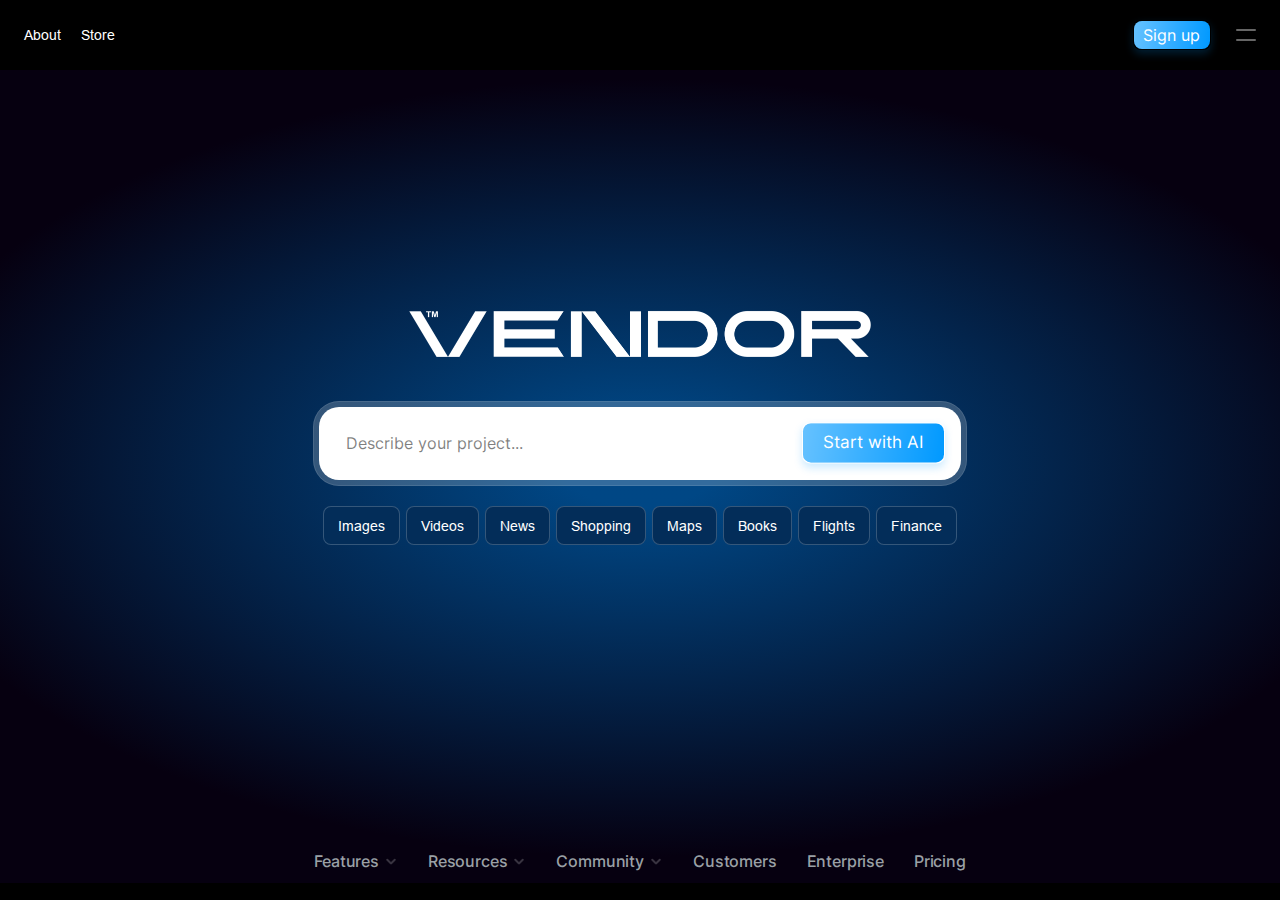
<file: index.html>
<!DOCTYPE html>
<html lang="en">

<head>
  <meta charset="UTF-8" />
  <meta http-equiv="X-UA-Compatible" content="IE=edge" />
  <meta name="viewport" content="width=device-width, initial-scale=1.0" />
  <link rel="stylesheet" href="css/main.css" />
  <link rel="stylesheet" href="https://cdn.jsdelivr.net/npm/swiper@9/swiper-bundle.min.css">
  <link rel="icon" href="./images/logo-sm.png" />
  <title>Home</title>
</head>

<body>
  <div class="main">
    <!-- #header -->
    <header class="header header--sm" id="header">
      <div class="autoContainer">
        <div class="header__inner">
          <div class="header__box">
            <a href="#" class="header__link">About</a>
            <a href="#" class="header__link">Store</a>
          </div>
          <div class="header__group">
            <button class="button button--primary">
              <span>
                Sign up
              </span>
            </button>
            <button class="burger" id="menuBtn"></button>
          </div>
        </div>
      </div>
    </header>
    <!-- #header end-->
    <!-- #intro start-->
    <section class="intro">
      <div class="autoContainer">
        <div class="intro__inner">
          <div class="intro__container">
            <div class="intro__image">
              <img src="./images/logo.png" alt="logo">
            </div>
            <div class="input__group">
              <div class="input">
                <input type="text" placeholder="Describe your project...">
              </div>
              <button class="button button--primary _lg">
                <span>
                  Start with AI
                </span>
              </button>
            </div>
            <div class="intro__buttons">
              <button class="button button--border _bg">
                <span>
                  Images
                </span>
              </button>
              <button class="button button--border _bg">
                <span>
                  Videos
                </span>
              </button>
              <button class="button button--border _bg">
                <span>
                  News
                </span>
              </button>
              <button class="button button--border _bg">
                <span>
                  Shopping
                </span>
              </button>
              <button class="button button--border _bg">
                <span>
                  Maps
                </span>
              </button>
              <button class="button button--border _bg">
                <span>
                  Books
                </span>
              </button>
              <button class="button button--border _bg">
                <span>
                  Flights
                </span>
              </button>
              <button class="button button--border _bg">
                <span>
                  Finance
                </span>
              </button>
            </div>
          </div>
          <div class="intro__footer">
            <button class="button button--text">
              <span>
                Features
              </span>
              <span class="ico">
                <svg width="14" height="14" viewBox="0 0 14 14" fill="none" xmlns="http://www.w3.org/2000/svg">
                  <rect x="1.82031" y="5.72998" width="2.00001" height="7.00001" rx="1"
                    transform="rotate(-45 1.82031 5.72998)" fill="currentCollor" />
                  <rect x="10.7695" y="4.31982" width="2.00001" height="7.00001" rx="1"
                    transform="rotate(45 10.7695 4.31982)" fill="currentCollor" />
                </svg>
              </span>
            </button>
            <button class="button button--text">
              <span>
                Resources
              </span>
              <span class="ico">
                <svg width="14" height="14" viewBox="0 0 14 14" fill="none" xmlns="http://www.w3.org/2000/svg">
                  <rect x="1.82031" y="5.72998" width="2.00001" height="7.00001" rx="1"
                    transform="rotate(-45 1.82031 5.72998)" fill="currentCollor" />
                  <rect x="10.7695" y="4.31982" width="2.00001" height="7.00001" rx="1"
                    transform="rotate(45 10.7695 4.31982)" fill="currentCollor" />
                </svg>
              </span>
            </button>
            <button class="button button--text">
              <span>
                Community
              </span>
              <span class="ico">
                <svg width="14" height="14" viewBox="0 0 14 14" fill="none" xmlns="http://www.w3.org/2000/svg">
                  <rect x="1.82031" y="5.72998" width="2.00001" height="7.00001" rx="1"
                    transform="rotate(-45 1.82031 5.72998)" fill="currentCollor" />
                  <rect x="10.7695" y="4.31982" width="2.00001" height="7.00001" rx="1"
                    transform="rotate(45 10.7695 4.31982)" fill="currentCollor" />
                </svg>
              </span>
            </button>
            <button class="button button--text">
              <span>
                Customers
              </span>
            </button>
            <button class="button button--text">
              <span>
                Enterprise
              </span>
            </button>
            <button class="button button--text">
              <span>
                Pricing
              </span>
            </button>
          </div>
        </div>
      </div>
      <div class="bg">
        <div class="bg__shape">
        </div>
      </div>
    </section>
    <!-- #intro end-->
  </div>
  <script src="https://cdn.jsdelivr.net/npm/swiper@9/swiper-bundle.min.js"></script>
  <script src="js/main.js"></script>
</body>

</html>
</file>
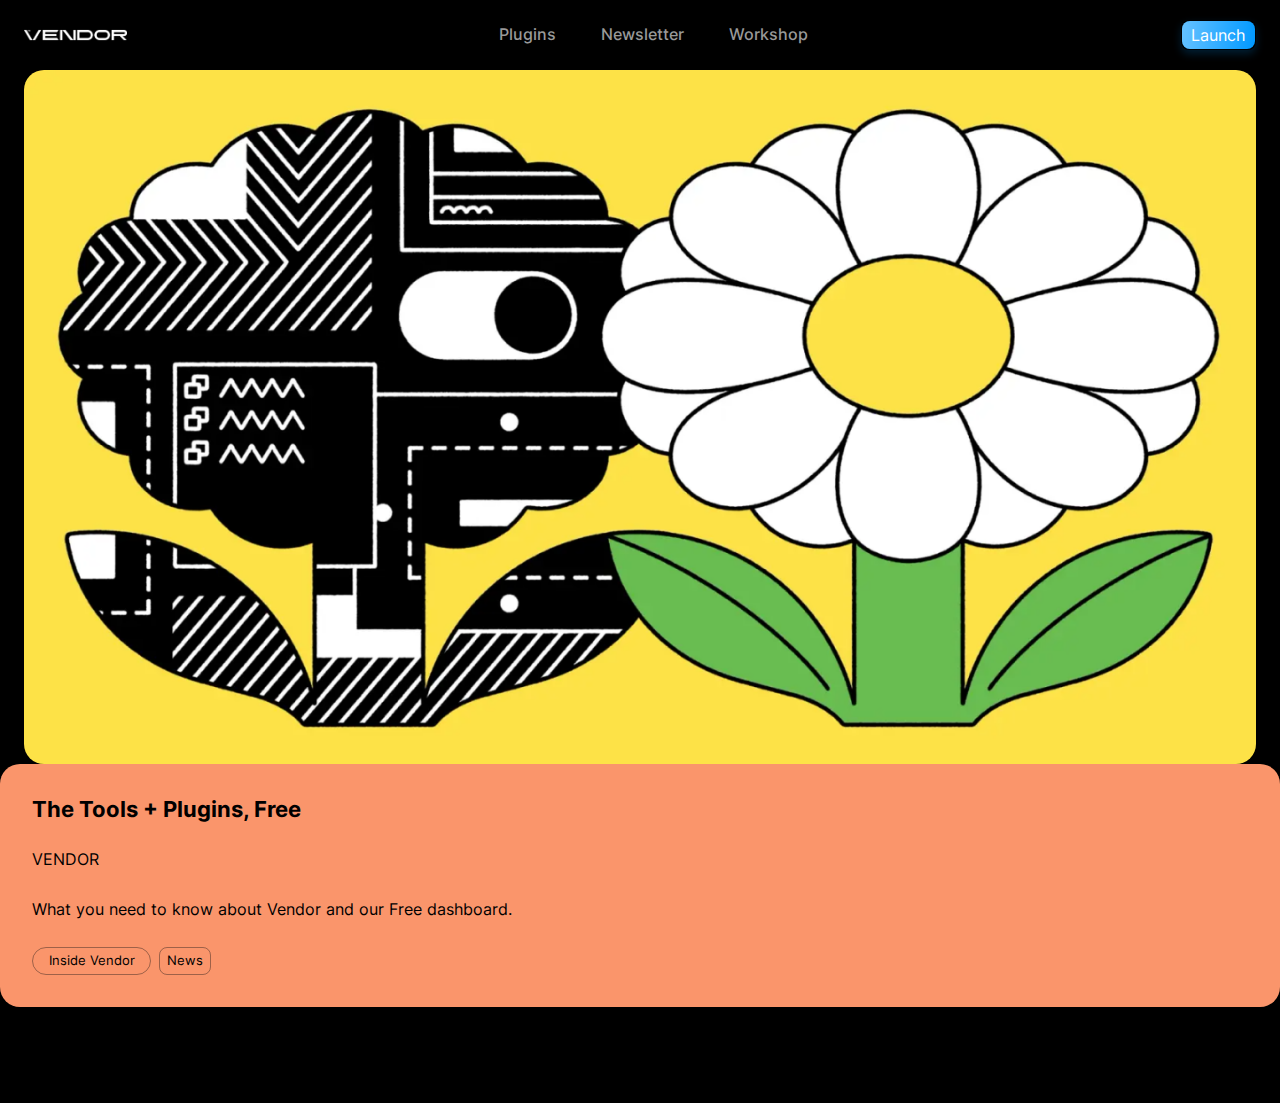
<file: newsletter.html>
<!DOCTYPE html>
<html lang="en">

<head>
  <meta charset="UTF-8" />
  <meta http-equiv="X-UA-Compatible" content="IE=edge" />
  <meta name="viewport" content="width=device-width, initial-scale=1.0" />
  <link rel="stylesheet" href="css/main.css" />
  <link rel="stylesheet" href="https://cdn.jsdelivr.net/npm/swiper@9/swiper-bundle.min.css">
  <link rel="icon" href="./images/logo-sm.png" />
  <title>Home</title>
</head>

<body>
  <div class="main">
    <!-- #header -->
    <header class="header" id="header">
      <div class="autoContainer">
        <div class="header__inner">
          <div class="header__container">
            <a href="#" class="header__logo">
              <img src="./images/logo.png" alt="logo">
            </a>
            <nav class="nav">
              <div class="nav__inner">
                <div class="nav__group">
                  <a href="#" class="nav__link">
                    Plugins
                  </a>
                  <a href="#" class="nav__link">
                    Newsletter
                  </a>
                  <a href="#" class="nav__link">
                    Workshop
                  </a>
                </div>
              </div>
            </nav>
            <div class="header__group">
              <button class="button button--primary">
                <span>
                  Launch
                </span>
              </button>
              <button class="burger" id="menuBtn"></button>
            </div>
          </div>
        </div>
      </div>
    </header>
    <!-- #header end-->

    <!-- #hero start-->
    <section class="hero">
      <div class="autoContainer">
        <div class="hero__image">
          <div class="ratioImage">
            <img src="./images/hero/hero.png" alt="hero">
          </div>
        </div>
      </div>
    </section>
    <!-- #hero end-->
    <div class="card">
      <h5 class="_sm">
        The Tools + Plugins, Free
      </h5>
      <span>
        VENDOR
      </span>
      <p>
        What you need to know about
        Vendor and our Free dashboard.
      </p>
      <div class="card__group">
        <button class="button button--border button--rounded">
          <span>
            Inside Vendor
          </span>
        </button>
        <button class="button button--border">
          <span>
            News
          </span>
        </button>
      </div>
    </div>

    <!-- #footer -->
    <footer class="footer">
      <div class="autoContainer">
        <div class="footer__inner"></div>
      </div>
    </footer>
    <!-- #footer end -->
  </div>
  <script src="https://cdn.jsdelivr.net/npm/swiper@9/swiper-bundle.min.js"></script>
  <script src="js/main.js"></script>
</body>

</html>
</file>
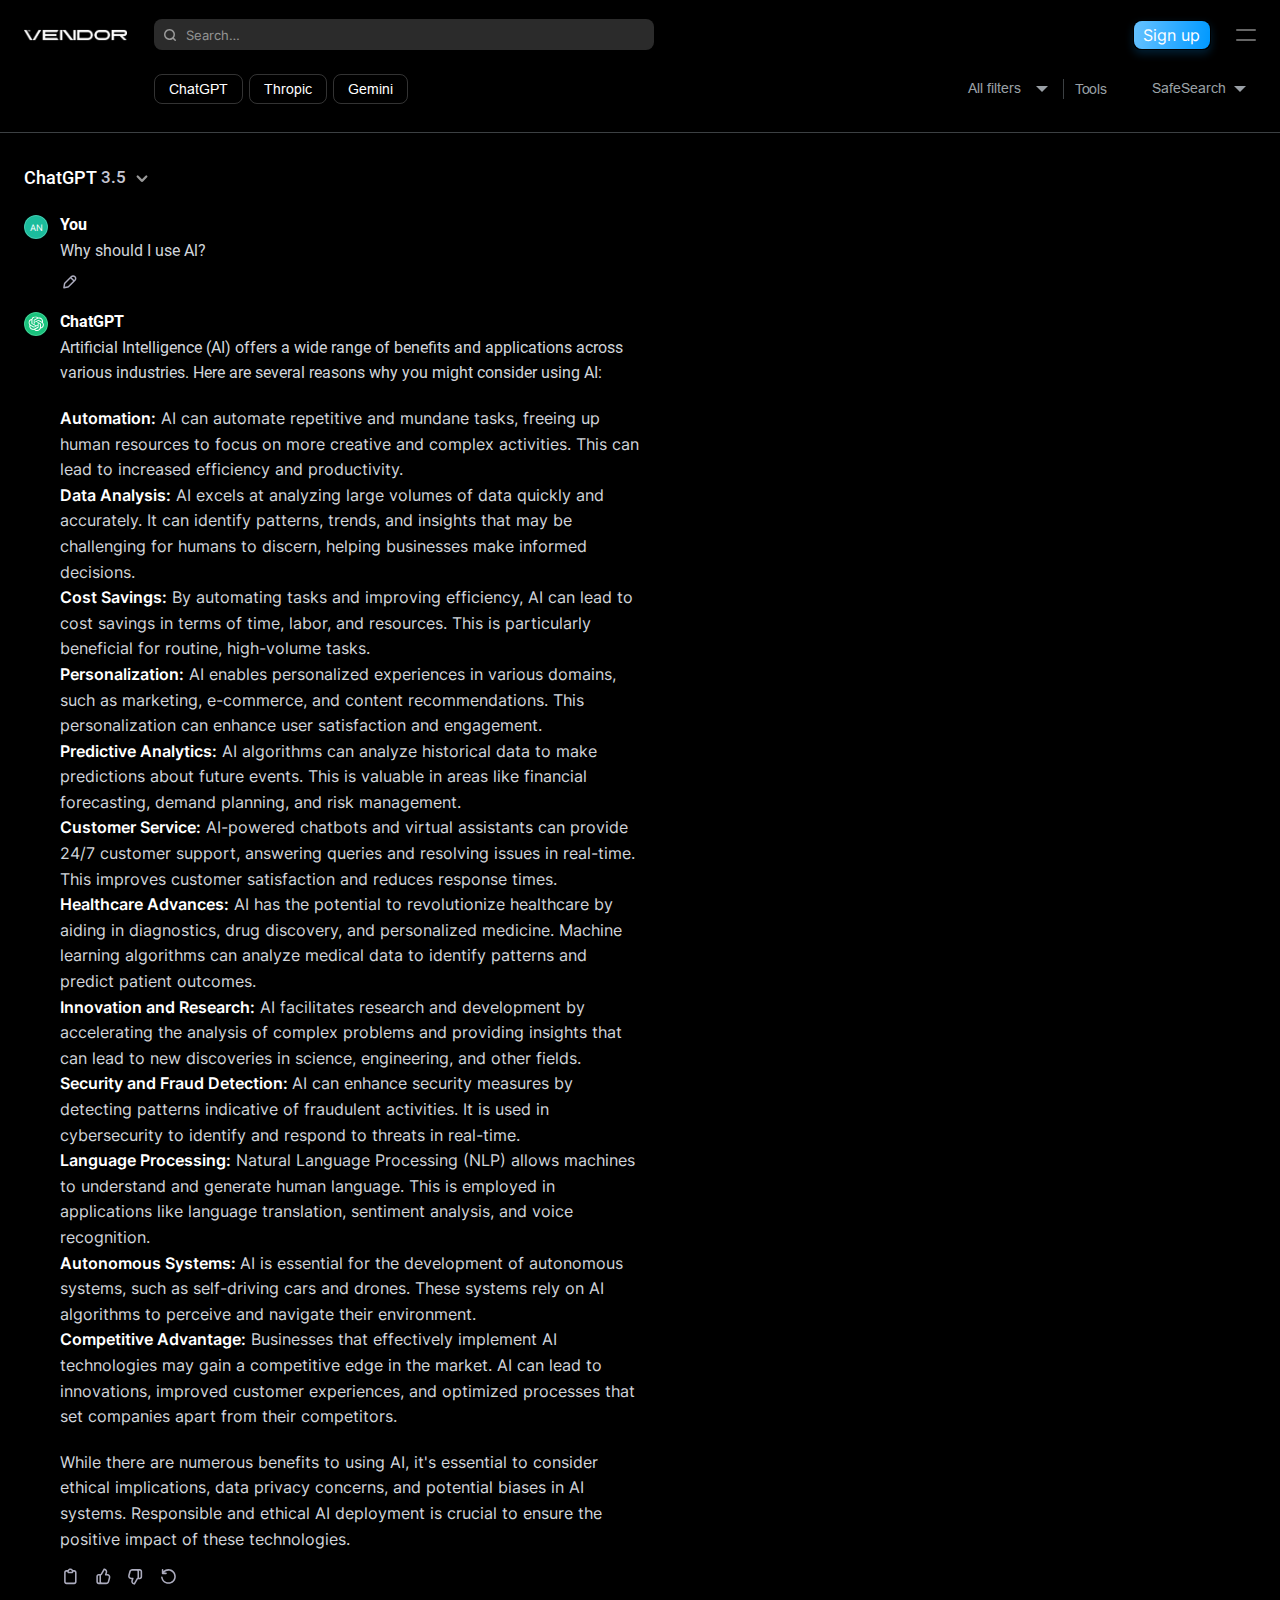
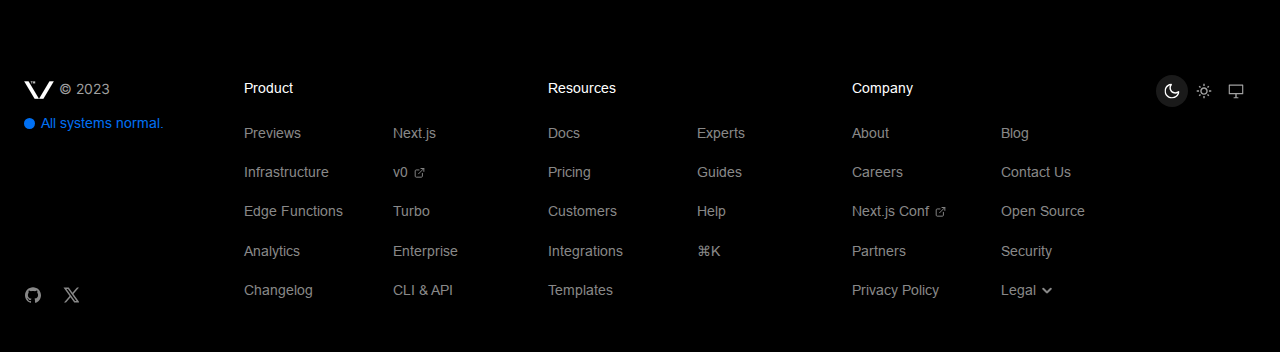
<file: search.html>
<!DOCTYPE html>
<html lang="en">

<head>
  <meta charset="UTF-8" />
  <meta http-equiv="X-UA-Compatible" content="IE=edge" />
  <meta name="viewport" content="width=device-width, initial-scale=1.0" />
  <link rel="stylesheet" href="css/main.css" />
  <link rel="stylesheet" href="https://cdn.jsdelivr.net/npm/swiper@9/swiper-bundle.min.css">
  <link rel="icon" href="./images/logo-sm.png" />
  <title>Home</title>
</head>

<body>
  <div class="main main--search">
    <!-- #header -->
    <header class="header header--search header--sm" id="header">
      <div class="autoContainer">
        <div class="header__inner">
          <div class="header__container">
            <a href="#" class="header__logo">
              <img src="./images/logo.png" alt="logo">
            </a>
            <div class="header__group">
              <button class="button button--primary">
                <span>
                  Sign up
                </span>
              </button>
              <button class="burger" id="menuBtn"></button>
            </div>
          </div>
          <div class="header__search">
            <div class="header__search-container">
              <div class="input input--ico">
                <input type="text" placeholder="Search…">
                <span class="ico">
                  <svg width="16" height="16" viewBox="0 0 16 16" fill="none" xmlns="http://www.w3.org/2000/svg">
                    <path
                      d="M7.49955 2C8.52344 1.99994 9.52702 2.28568 10.3973 2.82507C11.2676 3.36447 11.9701 4.13608 12.4256 5.05306C12.8811 5.97004 13.0716 6.99597 12.9757 8.01536C12.8798 9.03475 12.5012 10.0071 11.8825 10.823L13.7675 12.707C13.8372 12.7767 13.8925 12.8594 13.9302 12.9504C13.9679 13.0414 13.9873 13.139 13.9873 13.2375C13.9873 13.336 13.9679 13.4336 13.9302 13.5246C13.8925 13.6156 13.8372 13.6983 13.7675 13.768C13.6979 13.8377 13.6152 13.8929 13.5242 13.9306C13.4331 13.9683 13.3356 13.9877 13.237 13.9877C13.1385 13.9877 13.041 13.9683 12.9499 13.9306C12.8589 13.8929 12.7762 13.8377 12.7065 13.768L10.8225 11.883C10.1271 12.4102 9.31623 12.7643 8.45687 12.9161C7.59752 13.0679 6.71438 13.0131 5.88041 12.7561C5.04645 12.4992 4.2856 12.0474 3.66073 11.4383C3.03586 10.8291 2.56491 10.08 2.2868 9.25286C2.00868 8.4257 1.93138 7.54424 2.06128 6.6813C2.19117 5.81837 2.52455 4.99872 3.03385 4.2901C3.54315 3.58148 4.21375 3.00421 4.99026 2.606C5.76677 2.20779 6.62689 2.00007 7.49955 2ZM3.49955 7.5C3.49955 8.56087 3.92097 9.57828 4.67112 10.3284C5.42126 11.0786 6.43868 11.5 7.49955 11.5C8.56041 11.5 9.57783 11.0786 10.328 10.3284C11.0781 9.57828 11.4995 8.56087 11.4995 7.5C11.4995 6.43913 11.0781 5.42172 10.328 4.67157C9.57783 3.92143 8.56041 3.5 7.49955 3.5C6.43868 3.5 5.42126 3.92143 4.67112 4.67157C3.92097 5.42172 3.49955 6.43913 3.49955 7.5Z"
                      fill="currentCollor" />
                  </svg>
                </span>
              </div>
              <div class="header__search-buttons">
                <button class="button button--border">
                  <span>
                    ChatGPT
                  </span>
                </button>
                <button class="button button--border">
                  <span>
                    Thropic
                  </span>
                </button>
                <button class="button button--border">
                  <span>
                    Gemini
                  </span>
                </button>
              </div>
              <div class="header__search-group">
                <div class="header__search-box">
                  <div class="input input--select">
                    <input type="hidden">
                    <div class="input__selected input__selected--chevron">
                      All filters
                    </div>
                    <ul class="input__dropdown">
                      <li class="input__dropdown-item" data-value="name">
                        By name
                      </li>
                      <li class="input__dropdown-item" data-value="date">
                        By date
                      </li>
                      <li class="input__dropdown-item" data-value="id">
                        By id
                      </li>
                    </ul>
                  </div>
                  <hr>
                  <button class="button button--text">
                    <span>
                      Tools
                    </span>
                  </button>
                </div>
                <div class="input input--select">
                  <input type="hidden">
                  <div class="input__selected input__selected--chevron">
                    SafeSearch
                  </div>
                  <ul class="input__dropdown">
                    <li class="input__dropdown-item" data-value="Search-1">
                      Search-1
                    </li>
                    <li class="input__dropdown-item" data-value="Search-2">
                      Search-2
                    </li>
                    <li class="input__dropdown-item" data-value="Search-3">
                      Search-3
                    </li>
                  </ul>
                </div>
              </div>
            </div>
          </div>
        </div>
      </div>
    </header>
    <!-- #header end-->
    <!-- #search start-->
    <section class="search">
      <div class="autoContainer autoContainer--lg">
        <div class="search__inner">
          <div class="input input--select">
            <input type="hidden">
            <div class="input__selected-container">
              <div class="input__selected">
              </div>
              <span class="ico">
                <svg width="14" height="14" viewBox="0 0 14 14" fill="none" xmlns="http://www.w3.org/2000/svg">
                  <rect x="1.82031" y="5.72998" width="2.00001" height="7.00001" rx="1"
                    transform="rotate(-45 1.82031 5.72998)" fill="currentCollor" />
                  <rect x="10.7695" y="4.31982" width="2.00001" height="7.00001" rx="1"
                    transform="rotate(45 10.7695 4.31982)" fill="currentCollor" />
                </svg>
              </span>
            </div>
            <ul class="input__dropdown">
              <li class="input__dropdown-item" data-default data-value="3.5">
                <span>
                  ChatGPT
                </span>
                <small>
                  3.5
                </small>
              </li>
              <li class="input__dropdown-item" data-value="3.4">
                <span>
                  ChatGPT
                </span>
                <small>
                  3.4
                </small>
              </li>
              <li class="input__dropdown-item" data-value="3.2">
                <span>
                  ChatGPT
                </span>
                <small>
                  3.2
                </small>
              </li>
            </ul>
          </div>
          <div class="search__container">
            <div class="search__item">
              <div class="avatar avatar--border">
                <span class="avatar__placeholder">
                  AN
                </span>
              </div>
              <div class="search__content">
                <div class="search__info">
                  <h6 class="_sm">
                    You
                  </h6>
                  <p>
                    Why should I use Al?
                  </p>
                  <button class="button button--ico">
                    <span class="ico">
                      <svg width="18" height="18" viewBox="0 0 18 18" fill="none" xmlns="http://www.w3.org/2000/svg">
                        <path fill-rule="evenodd" clip-rule="evenodd"
                          d="M9.96969 3.21971C11.2981 1.89128 13.4519 1.89128 14.7803 3.2197C16.1087 4.54813 16.1087 6.70194 14.7803 8.03035L14.0305 8.7802L8.37024 14.4405C8.03866 14.772 7.61169 14.9918 7.14916 15.0689L3.12331 15.7398C2.88439 15.7797 2.64095 15.7017 2.46968 15.5304C2.29841 15.3591 2.2204 15.1157 2.26021 14.8767L2.93119 10.8509C3.00829 10.3884 3.22798 9.96138 3.55959 9.6298L9.96969 3.21971ZM9.75001 5.56069L4.62025 10.6905C4.50971 10.801 4.43648 10.9433 4.41078 11.0975L3.91243 14.0877L6.90256 13.5893C7.05675 13.5636 7.19905 13.4904 7.30959 13.3798L12.4394 8.25003L9.75001 5.56069ZM13.5 7.18938L10.8107 4.50004L11.0303 4.28037C11.773 3.53773 12.977 3.53773 13.7197 4.28037C14.4623 5.02301 14.4623 6.22707 13.7197 6.96971L13.5 7.18938Z"
                          fill="currentCollor" />
                      </svg>
                    </span>
                  </button>
                </div>
              </div>
            </div>
            <div class="search__item">
              <div class="avatar avatar--border avatar--greenLight">
                <div class="avatar__image">
                  <img src="./images/icons/chatGpt.svg" alt="icon">
                </div>
              </div>
              <div class="search__content">
                <div class="search__info">
                  <h6 class="_sm">
                    ChatGPT
                  </h6>
                  <p>
                    Artificial Intelligence (AI) offers a wide range of benefits and applications across
                    various industries. Here are several reasons why you might consider using AI:
                  </p>
                </div>
                <div class="search__result">
                  <p>
                    <strong> Automation:</strong>
                    AI can automate repetitive and mundane tasks, freeing up human
                    resources to focus on more creative and complex activities. This can lead to increased
                    efficiency and productivity.
                  </p>
                  <p>
                    <strong> Data Analysis:</strong>
                    AI excels at analyzing large volumes of data quickly and accurately.
                    It can identify patterns, trends, and insights that may be challenging for humans to
                    discern, helping businesses make informed decisions.
                  </p>
                  <p>
                    <strong> Cost Savings:</strong>
                    By automating tasks and improving efficiency, AI can lead to cost
                    savings in terms of time, labor, and resources. This is particularly beneficial for
                    routine, high-volume tasks.
                  </p>
                  <p>
                    <strong>Personalization:</strong>
                    AI enables personalized experiences in various domains, such as
                    marketing, e-commerce, and content recommendations. This personalization can
                    enhance user satisfaction and engagement.
                  </p>
                  <p>
                    <strong> Predictive Analytics:</strong>
                    AI algorithms can analyze historical data to make predictions
                    about future events. This is valuable in areas like financial forecasting, demand
                    planning, and risk management.
                  </p>
                  <p>
                    <strong> Customer Service:</strong>
                    AI-powered chatbots and virtual assistants can provide 24/7
                    customer support, answering queries and resolving issues in real-time. This improves
                    customer satisfaction and reduces response times.
                  </p>
                  <p>
                    <strong> Healthcare Advances:</strong>
                    AI has the potential to revolutionize healthcare by aiding in
                    diagnostics, drug discovery, and personalized medicine. Machine learning algorithms
                    can analyze medical data to identify patterns and predict patient outcomes.
                  </p>
                  <p>
                    <strong>Innovation and Research:</strong>
                    AI facilitates research and development by accelerating the
                    analysis of complex problems and providing insights that can lead to new discoveries
                    in science, engineering, and other fields.
                  </p>
                  <p>
                    <strong>
                      Security and Fraud Detection:
                    </strong>
                    AI can enhance security measures by detecting
                    patterns indicative of fraudulent activities. It is used in cybersecurity to identify and
                    respond to threats in real-time.
                  </p>
                  <p>
                    <strong> Language Processing:</strong>
                    Natural Language Processing (NLP) allows machines to
                    understand and generate human language. This is employed in applications like
                    language translation, sentiment analysis, and voice recognition.
                  </p>
                  <p>
                    <strong>
                      Autonomous Systems:
                    </strong>
                    AI is essential for the development of autonomous systems,
                    such as self-driving cars and drones. These systems rely on AI algorithms to perceive
                    and navigate their environment.
                  </p>
                  <p>
                    <strong>Competitive Advantage:</strong>
                    Businesses that effectively implement AI technologies may
                    gain a competitive edge in the market. AI can lead to innovations, improved customer
                    experiences, and optimized processes that set companies apart from their
                    competitors.
                  </p>
                </div>
                <div class="search__group">
                  <p>
                    While there are numerous benefits to using AI, it's essential to consider ethical
                    implications, data privacy concerns, and potential biases in AI systems. Responsible
                    and ethical AI deployment is crucial to ensure the positive impact of these
                    technologies.
                  </p>
                  <div class="search__buttons">
                    <button class="button button--ico">
                      <span class="ico">
                        <svg width="18" height="18" viewBox="0 0 18 18" fill="none" xmlns="http://www.w3.org/2000/svg">
                          <path fill-rule="evenodd" clip-rule="evenodd"
                            d="M9 3C8.17155 3 7.5 3.67157 7.5 4.5H10.5C10.5 3.67157 9.82845 3 9 3ZM6.40135 3C6.92006 2.1033 7.88955 1.5 9 1.5C10.1104 1.5 11.08 2.1033 11.5987 3H12.75C13.9927 3 15 4.00736 15 5.25V14.25C15 15.4927 13.9927 16.5 12.75 16.5H5.25C4.00736 16.5 3 15.4927 3 14.25V5.25C3 4.00736 4.00736 3 5.25 3H6.40135ZM6 4.5H5.25C4.83579 4.5 4.5 4.83579 4.5 5.25V14.25C4.5 14.6642 4.83579 15 5.25 15H12.75C13.1642 15 13.5 14.6642 13.5 14.25V5.25C13.5 4.83579 13.1642 4.5 12.75 4.5H12C12 5.32843 11.3284 6 10.5 6H7.5C6.67157 6 6 5.32843 6 4.5Z"
                            fill="currentCollor" />
                        </svg>
                      </span>
                    </button>
                    <button class="button button--ico">
                      <span class="ico">
                        <svg width="18" height="18" viewBox="0 0 18 18" fill="none" xmlns="http://www.w3.org/2000/svg">
                          <path fill-rule="evenodd" clip-rule="evenodd"
                            d="M9.09885 1.87792C9.24907 1.61503 9.54262 1.46826 9.843 1.50581L10.1833 1.54835C12.0337 1.77964 13.227 3.62515 12.6786 5.40745L12.2655 6.74999H12.8042C14.7823 6.74999 16.219 8.63092 15.6985 10.5394L14.6758 14.2894C14.3198 15.5945 13.1343 16.5 11.7815 16.5H4.5C3.25736 16.5 2.25 15.4926 2.25 14.25V9C2.25 7.75732 3.25736 6.74999 4.5 6.74999H6C6.19464 6.74999 6.37436 6.6457 6.47093 6.47671L9.09885 1.87792ZM7.5 15H11.7815C12.4579 15 13.0506 14.5473 13.2286 13.8946L14.2514 10.1446C14.5116 9.19042 13.7933 8.25 12.8042 8.25H11.25C11.012 8.25 10.7881 8.13705 10.6467 7.94557C10.5053 7.7541 10.4632 7.5069 10.5331 7.27943L11.2449 4.96631C11.5038 4.12488 10.9863 3.25527 10.1489 3.06351L7.7733 7.22092C7.53915 7.63065 7.17518 7.93942 6.75 8.10735V14.25C6.75 14.6642 7.08579 15 7.5 15ZM5.25 8.25V14.25C5.25 14.513 5.29511 14.7654 5.37803 15H4.5C4.08579 15 3.75 14.6642 3.75 14.25V9C3.75 8.58577 4.08579 8.25 4.5 8.25H5.25Z"
                            fill="currentCollor" />
                        </svg>
                      </span>
                    </button>
                    <button class="button button--ico">
                      <span class="ico">
                        <svg width="18" height="18" viewBox="0 0 18 18" fill="none" xmlns="http://www.w3.org/2000/svg">
                          <path fill-rule="evenodd" clip-rule="evenodd"
                            d="M8.70703 16.6221C8.55688 16.8849 8.26333 17.0317 7.96288 16.9942L7.62253 16.9516C5.77219 16.7203 4.57892 14.8749 5.12732 13.0926L5.54041 11.75H5.0017C3.02358 11.75 1.58693 9.86908 2.10741 7.96065L3.13014 4.21065C3.48609 2.90546 4.67157 2 6.02442 2H13.3059C14.5486 2 15.5559 3.00736 15.5559 4.25V9.5C15.5559 10.7427 14.5486 11.75 13.3059 11.75H11.8059C11.6113 11.75 11.4316 11.8543 11.335 12.0233L8.70703 16.6221ZM10.3059 3.5H6.02442C5.348 3.5 4.75526 3.95273 4.57728 4.60532L3.55455 8.35535C3.29431 9.3095 4.01264 10.25 5.0017 10.25H6.55589C6.79389 10.25 7.01778 10.363 7.15918 10.5544C7.30058 10.7459 7.34271 10.9931 7.27272 11.2206L6.56099 13.5337C6.30208 14.3752 6.81957 15.2447 7.65696 15.4365L10.0326 11.2791C10.2667 10.8693 10.6307 10.5606 11.0559 10.3926V4.25C11.0559 3.83579 10.7201 3.5 10.3059 3.5ZM12.5559 10.25V4.25C12.5559 3.98703 12.5108 3.73458 12.4279 3.5H13.3059C13.7201 3.5 14.0559 3.83579 14.0559 4.25V9.5C14.0559 9.91422 13.7201 10.25 13.3059 10.25H12.5559Z"
                            fill="currentCollor" />
                        </svg>
                      </span>
                    </button>
                    <button class="button button--ico">
                      <span class="ico">
                        <svg width="18" height="18" viewBox="0 0 18 18" fill="none" xmlns="http://www.w3.org/2000/svg">
                          <path fill-rule="evenodd" clip-rule="evenodd"
                            d="M3.45642 2C3.87063 2 4.20642 2.33579 4.20642 2.75V3.92897C5.48046 2.73319 7.19504 2 9.08142 2C13.0164 2 16.2064 5.18997 16.2064 9.125C16.2064 13.06 13.0164 16.25 9.08142 16.25C5.42945 16.25 2.42013 13.5031 2.00517 9.9623C1.95695 9.55092 2.25137 9.17832 2.66277 9.1301C3.07417 9.08187 3.44676 9.37633 3.49497 9.7877C3.82241 12.5817 6.19923 14.75 9.08142 14.75C12.188 14.75 14.7064 12.2316 14.7064 9.125C14.7064 6.0184 12.188 3.5 9.08142 3.5C7.41612 3.5 5.91912 4.22352 4.88858 5.375H6.83142C7.24563 5.375 7.58142 5.71079 7.58142 6.125C7.58142 6.53921 7.24563 6.875 6.83142 6.875H3.45642C3.0519 6.875 2.72218 6.55474 2.70697 6.15394C2.70629 6.13828 2.70611 6.12258 2.70642 6.10685V2.75C2.70642 2.33579 3.0422 2 3.45642 2Z"
                            fill="currentCollor" />
                        </svg>
                      </span>
                    </button>
                  </div>
                </div>
              </div>
            </div>
          </div>
        </div>
      </div>
    </section>
    <!-- #search end-->
    <!-- #footer -->
    <footer class="footer">
      <div class="autoContainer">
        <div class="footer__inner">
          <div class="footer__column">
            <div class="footer__box">
              <div class="footer__logo">
                <img src="./images/logo-sm.png" alt="logo">
              </div>
              <span>
                © 2023
              </span>
            </div>
            <div class="footer__text">
              <span class="footer__text-circle">
              </span>
              <span>
                All systems normal.
              </span>
            </div>
          </div>
          <div class="footer__dropdown">
            <div class="footer__dropdown-button tabBtn" data-tab="#tab-1">
              <span>
                Product
              </span>
            </div>
            <div class="footer__dropdown-content tabEvent" id="tab-1">
              <div class="footer__dropdown-group">
                <a href="#" class="footer__dropdown-link">
                  Previews
                </a>
                <a href="#" class="footer__dropdown-link">
                  Infrastructure
                </a>
                <a href="#" class="footer__dropdown-link">
                  Edge Functions
                </a>
                <a href="#" class="footer__dropdown-link">
                  Analytics
                </a>
                <a href="#" class="footer__dropdown-link">
                  Changelog
                </a>
              </div>
              <div class="footer__dropdown-group">
                <a href="#" class="footer__dropdown-link">
                  Next.js
                </a>
                <a href="#" class="footer__dropdown-link">
                  <span>v0</span>
                  <span class="ico ico--stroke">
                    <svg width="17" height="15" viewBox="0 0 17 15" fill="none" xmlns="http://www.w3.org/2000/svg">
                      <g clip-path="url(#clip0_143_614)">
                        <path
                          d="M12.6328 7.88314V11.3831C12.6328 11.6926 12.5099 11.9893 12.2911 12.2081C12.0723 12.4269 11.7756 12.5498 11.4661 12.5498H5.04948C4.74006 12.5498 4.44331 12.4269 4.22452 12.2081C4.00573 11.9893 3.88281 11.6926 3.88281 11.3831V4.96647C3.88281 4.65705 4.00573 4.36031 4.22452 4.14151C4.44331 3.92272 4.74006 3.7998 5.04948 3.7998H8.54948"
                          stroke="currentCollor" stroke-width="1.16667" stroke-linecap="round"
                          stroke-linejoin="round" />
                        <path d="M10.8828 2.0498H14.3828V5.5498" stroke="currentCollor" stroke-width="1.16667"
                          stroke-linecap="round" stroke-linejoin="round" />
                        <path d="M7.96484 8.46647L14.3815 2.0498" stroke="currentCollor" stroke-width="1.16667"
                          stroke-linecap="round" stroke-linejoin="round" />
                      </g>
                      <defs>
                        <clipPath id="clip0_143_614">
                          <rect width="14" height="14" fill="white" transform="translate(2.13281 0.299805)" />
                        </clipPath>
                      </defs>
                    </svg>
                  </span>
                </a>
                <a href="#" class="footer__dropdown-link">
                  Turbo
                </a>
                <a href="#" class="footer__dropdown-link">
                  Enterprise
                </a>
                <a href="#" class="footer__dropdown-link">
                  CLI & API
                </a>
              </div>
            </div>
          </div>
          <div class="footer__dropdown">
            <div class="footer__dropdown-button tabBtn" data-tab="#tab-2">
              <span>
                Resources
              </span>
            </div>
            <div class="footer__dropdown-content tabEvent" id="tab-2">
              <div class="footer__dropdown-group">
                <a href="#" class="footer__dropdown-link">
                  Docs
                </a>
                <a href="#" class="footer__dropdown-link">
                  Pricing
                </a>
                <a href="#" class="footer__dropdown-link">
                  Customers
                </a>
                <a href="#" class="footer__dropdown-link">
                  Integrations
                </a>
                <a href="#" class="footer__dropdown-link">
                  Templates
                </a>
              </div>
              <div class="footer__dropdown-group">
                <a href="#" class="footer__dropdown-link">
                  Experts
                </a>
                <a href="#" class="footer__dropdown-link">
                  Guides
                </a>
                <a href="#" class="footer__dropdown-link">
                  Help
                </a>
                <a href="#" class="footer__dropdown-link">
                  ⌘K
                </a>
              </div>
            </div>
          </div>
          <div class="footer__dropdown">
            <div class="footer__dropdown-button tabBtn" data-tab="#tab-3">
              <span>
                Company
              </span>
            </div>
            <div class="footer__dropdown-content tabEvent" id="tab-3">
              <div class="footer__dropdown-group">
                <a href="#" class="footer__dropdown-link">
                  About
                </a>
                <a href="#" class="footer__dropdown-link">
                  Careers
                </a>
                <a href="#" class="footer__dropdown-link">
                  <span>Next.js Conf</span>
                  <span class="ico ico--stroke">
                    <svg width="17" height="15" viewBox="0 0 17 15" fill="none" xmlns="http://www.w3.org/2000/svg">
                      <g clip-path="url(#clip0_143_614)">
                        <path
                          d="M12.6328 7.88314V11.3831C12.6328 11.6926 12.5099 11.9893 12.2911 12.2081C12.0723 12.4269 11.7756 12.5498 11.4661 12.5498H5.04948C4.74006 12.5498 4.44331 12.4269 4.22452 12.2081C4.00573 11.9893 3.88281 11.6926 3.88281 11.3831V4.96647C3.88281 4.65705 4.00573 4.36031 4.22452 4.14151C4.44331 3.92272 4.74006 3.7998 5.04948 3.7998H8.54948"
                          stroke="currentCollor" stroke-width="1.16667" stroke-linecap="round"
                          stroke-linejoin="round" />
                        <path d="M10.8828 2.0498H14.3828V5.5498" stroke="currentCollor" stroke-width="1.16667"
                          stroke-linecap="round" stroke-linejoin="round" />
                        <path d="M7.96484 8.46647L14.3815 2.0498" stroke="currentCollor" stroke-width="1.16667"
                          stroke-linecap="round" stroke-linejoin="round" />
                      </g>
                      <defs>
                        <clipPath id="clip0_143_614">
                          <rect width="14" height="14" fill="white" transform="translate(2.13281 0.299805)" />
                        </clipPath>
                      </defs>
                    </svg>
                  </span>
                </a>
                <a href="#" class="footer__dropdown-link">
                  Partners
                </a>
                <a href="#" class="footer__dropdown-link">
                  Privacy Policy
                </a>
              </div>
              <div class="footer__dropdown-group">
                <a href="#" class="footer__dropdown-link">
                  Blog
                </a>
                <a href="#" class="footer__dropdown-link">
                  Contact Us
                </a>
                <a href="#" class="footer__dropdown-link">
                  Open Source
                </a>
                <a href="#" class="footer__dropdown-link">
                  Security
                </a>
                <a href="#" class="footer__dropdown-link">
                  <span>
                    Legal
                  </span>
                  <span class="ico">
                    <svg width="14" height="14" viewBox="0 0 14 14" fill="none" xmlns="http://www.w3.org/2000/svg">
                      <rect x="1.82031" y="5.72998" width="2.00001" height="7.00001" rx="1"
                        transform="rotate(-45 1.82031 5.72998)" fill="currentCollor" />
                      <rect x="10.7695" y="4.31982" width="2.00001" height="7.00001" rx="1"
                        transform="rotate(45 10.7695 4.31982)" fill="currentCollor" />
                    </svg>
                  </span>
                </a>
              </div>
            </div>
          </div>
          <div class="footer__column  footer__column--sm">
            <div class="footer__socials">
              <button class="button button--ico">
                <span class="ico">
                  <svg width="16" height="16" viewBox="0 0 16 16" fill="none" xmlns="http://www.w3.org/2000/svg">
                    <g clip-path="url(#clip0_726_109)">
                      <path
                        d="M8 0.199951C3.57486 0.199951 0 3.77481 0 8.19995C0 11.7245 2.30057 14.7257 5.47429 15.8C5.87429 15.8754 6.02514 15.6251 6.02514 15.4251V14.0754C3.8 14.5497 3.32457 13 3.32457 13C2.94971 12.0742 2.42514 11.8251 2.42514 11.8251C1.70057 11.3245 2.47543 11.3497 2.47543 11.3497C3.27543 11.4 3.69943 12.1748 3.69943 12.1748C4.42514 13.4 5.57486 13.0502 6.02514 12.8491C6.10057 12.3245 6.29943 11.9748 6.52457 11.7748C4.74971 11.5748 2.87543 10.8754 2.87543 7.82509C2.87543 6.94967 3.17486 6.25024 3.69943 5.67538C3.62514 5.47538 3.34971 4.65024 3.77486 3.54967C3.77486 3.54967 4.44914 3.32452 5.97486 4.37481C6.62664 4.19622 7.29906 4.104 7.97486 4.10052C8.64914 4.10052 9.34971 4.19995 9.97486 4.37481C11.5006 3.34967 12.1749 3.54967 12.1749 3.54967C12.6 4.65024 12.3246 5.47538 12.2503 5.67538C12.776 6.22395 13.0754 6.94967 13.0754 7.82395C13.0754 10.8994 11.2 11.5748 9.42514 11.7748C9.69943 12.0251 9.97486 12.4994 9.97486 13.2491V15.4502C9.97486 15.6754 10.1246 15.9245 10.5246 15.8251C13.7006 14.7245 16 11.7245 16 8.19995C16 3.77481 12.4251 0.199951 8 0.199951Z"
                        fill="currentCollor" />
                    </g>
                    <defs>
                      <clipPath id="clip0_726_109">
                        <rect width="16" height="16" fill="currentCollor" />
                      </clipPath>
                    </defs>
                  </svg>
                </span>
              </button>
              <button class="button button--ico">
                <span class="ico">
                  <svg width="16" height="16" viewBox="0 0 16 16" fill="none" xmlns="http://www.w3.org/2000/svg">
                    <g clip-path="url(#clip0_726_114)">
                      <path fill-rule="evenodd" clip-rule="evenodd"
                        d="M0.5 0.5H5.75L9.48421 5.71053L14 0.5H16L10.3895 6.97368L16.5 15.5H11.25L7.51579 10.2895L3 15.5H1L6.61053 9.02632L0.5 0.5ZM12.0204 14L3.42043 2H4.97957L13.5796 14H12.0204Z"
                        fill="currentCollor" />
                    </g>
                    <defs>
                      <clipPath id="clip0_726_114">
                        <rect width="16" height="16" fill="currentCollor" />
                      </clipPath>
                    </defs>
                  </svg>
                </span>
              </button>
            </div>
            <div class="footer__group">
              <button class="button button--ico active">
                <span class="ico">
                  <svg width="16" height="17" viewBox="0 0 16 17" fill="none" xmlns="http://www.w3.org/2000/svg">
                    <g clip-path="url(#clip0_143_696)">
                      <path fill-rule="evenodd" clip-rule="evenodd"
                        d="M5.82804 2.42138C3.30641 3.3151 1.5 5.72172 1.5 8.54978C1.5 12.1396 4.41015 15.0498 8 15.0498C10.8282 15.0498 13.2348 13.2433 14.1285 10.7215C13.3293 11.0924 12.4386 11.2996 11.5 11.2996C8.04822 11.2996 5.25 8.5014 5.25 5.04962C5.25 4.11112 5.45718 3.22046 5.82804 2.42138ZM0 8.54978C0 4.33236 3.26298 0.877756 7.40265 0.571777L8.009 1.82849C7.22684 2.67569 6.75 3.80612 6.75 5.04962C6.75 7.67297 8.87665 9.79962 11.5 9.79962C12.7436 9.79962 13.8741 9.32272 14.7213 8.54047L15.978 9.14676C15.6722 13.2866 12.2175 16.5498 8 16.5498C3.58172 16.5498 0 12.9681 0 8.54978Z"
                        fill="currentCollor" />
                    </g>
                    <defs>
                      <clipPath id="clip0_143_696">
                        <rect width="16" height="16" fill="currentCollor" transform="translate(0 0.549805)" />
                      </clipPath>
                    </defs>
                  </svg>
                </span>
              </button>
              <button class="button button--ico">
                <span class="ico">
                  <svg width="16" height="17" viewBox="0 0 16 17" fill="none" xmlns="http://www.w3.org/2000/svg">
                    <g clip-path="url(#clip0_143_700)">
                      <path fill-rule="evenodd" clip-rule="evenodd"
                        d="M8.75 1.2998V0.549805H7.25V1.2998V2.5498V3.2998H8.75V2.5498V1.2998ZM11.182 4.30712L11.7123 3.77679L12.0659 3.42324L12.5962 2.89291L13.6569 3.95357L13.1265 4.4839L12.773 4.83745L12.2426 5.36778L11.182 4.30712ZM8 11.0498C9.38071 11.0498 10.5 9.93051 10.5 8.5498C10.5 7.16909 9.38071 6.0498 8 6.0498C6.61929 6.0498 5.5 7.16909 5.5 8.5498C5.5 9.93051 6.61929 11.0498 8 11.0498ZM8 12.5498C10.2091 12.5498 12 10.7589 12 8.5498C12 6.34066 10.2091 4.5498 8 4.5498C5.79086 4.5498 4 6.34066 4 8.5498C4 10.7589 5.79086 12.5498 8 12.5498ZM13.25 7.7998H14H15.25H16V9.2998H15.25H14H13.25V7.7998ZM0.75 7.7998H0V9.2998H0.75H2H2.75V7.7998H2H0.75ZM2.87348 12.6157L2.34315 13.146L3.40381 14.2067L3.93414 13.6763L4.28769 13.3228L4.81802 12.7924L3.75736 11.7318L3.22703 12.2621L2.87348 12.6157ZM3.75735 5.36778L3.22702 4.83745L2.87347 4.4839L2.34314 3.95357L3.4038 2.89291L3.93413 3.42324L4.28768 3.77679L4.81802 4.30712L3.75735 5.36778ZM12.0659 13.6763L12.5962 14.2067L13.6569 13.146L13.1265 12.6157L12.773 12.2621L12.2426 11.7318L11.182 12.7924L11.7123 13.3228L12.0659 13.6763ZM8.75 13.7998V14.5498V15.7998V16.5498H7.25V15.7998V14.5498V13.7998H8.75Z"
                        fill="currentCollor" />
                    </g>
                    <defs>
                      <clipPath id="clip0_143_700">
                        <rect width="16" height="16" fill="currentCollor" transform="translate(0 0.549805)" />
                      </clipPath>
                    </defs>
                  </svg>
                </span>
              </button>
              <button class="button button--ico">
                <span class="ico">
                  <svg width="16" height="17" viewBox="0 0 16 17" fill="none" xmlns="http://www.w3.org/2000/svg">
                    <g clip-path="url(#clip0_143_704)">
                      <path fill-rule="evenodd" clip-rule="evenodd"
                        d="M0 2.5498C0 1.99752 0.447715 1.5498 1 1.5498H15C15.5523 1.5498 16 1.99752 16 2.5498V11.0498C16 11.6021 15.5523 12.0498 15 12.0498H8.75V15.0498H9.75H10.5V16.5498H9.75H6.25H5.5V15.0498H6.25H7.25V12.0498H1C0.447714 12.0498 0 11.6021 0 11.0498V2.5498ZM1.5 3.0498V10.5498H14.5V3.0498H1.5Z"
                        fill="currentCollor" />
                    </g>
                    <defs>
                      <clipPath id="clip0_143_704">
                        <rect width="16" height="16" fill="currentCollor" transform="translate(0 0.549805)" />
                      </clipPath>
                    </defs>
                  </svg>
                </span>
              </button>
            </div>
          </div>
        </div>
      </div>
    </footer>
    <!-- #footer end -->
  </div>
  <script src="https://cdn.jsdelivr.net/npm/swiper@9/swiper-bundle.min.js"></script>
  <script src="js/main.js"></script>
  <script src="./js/customSelect.js"></script>
</body>

</html>
</file>
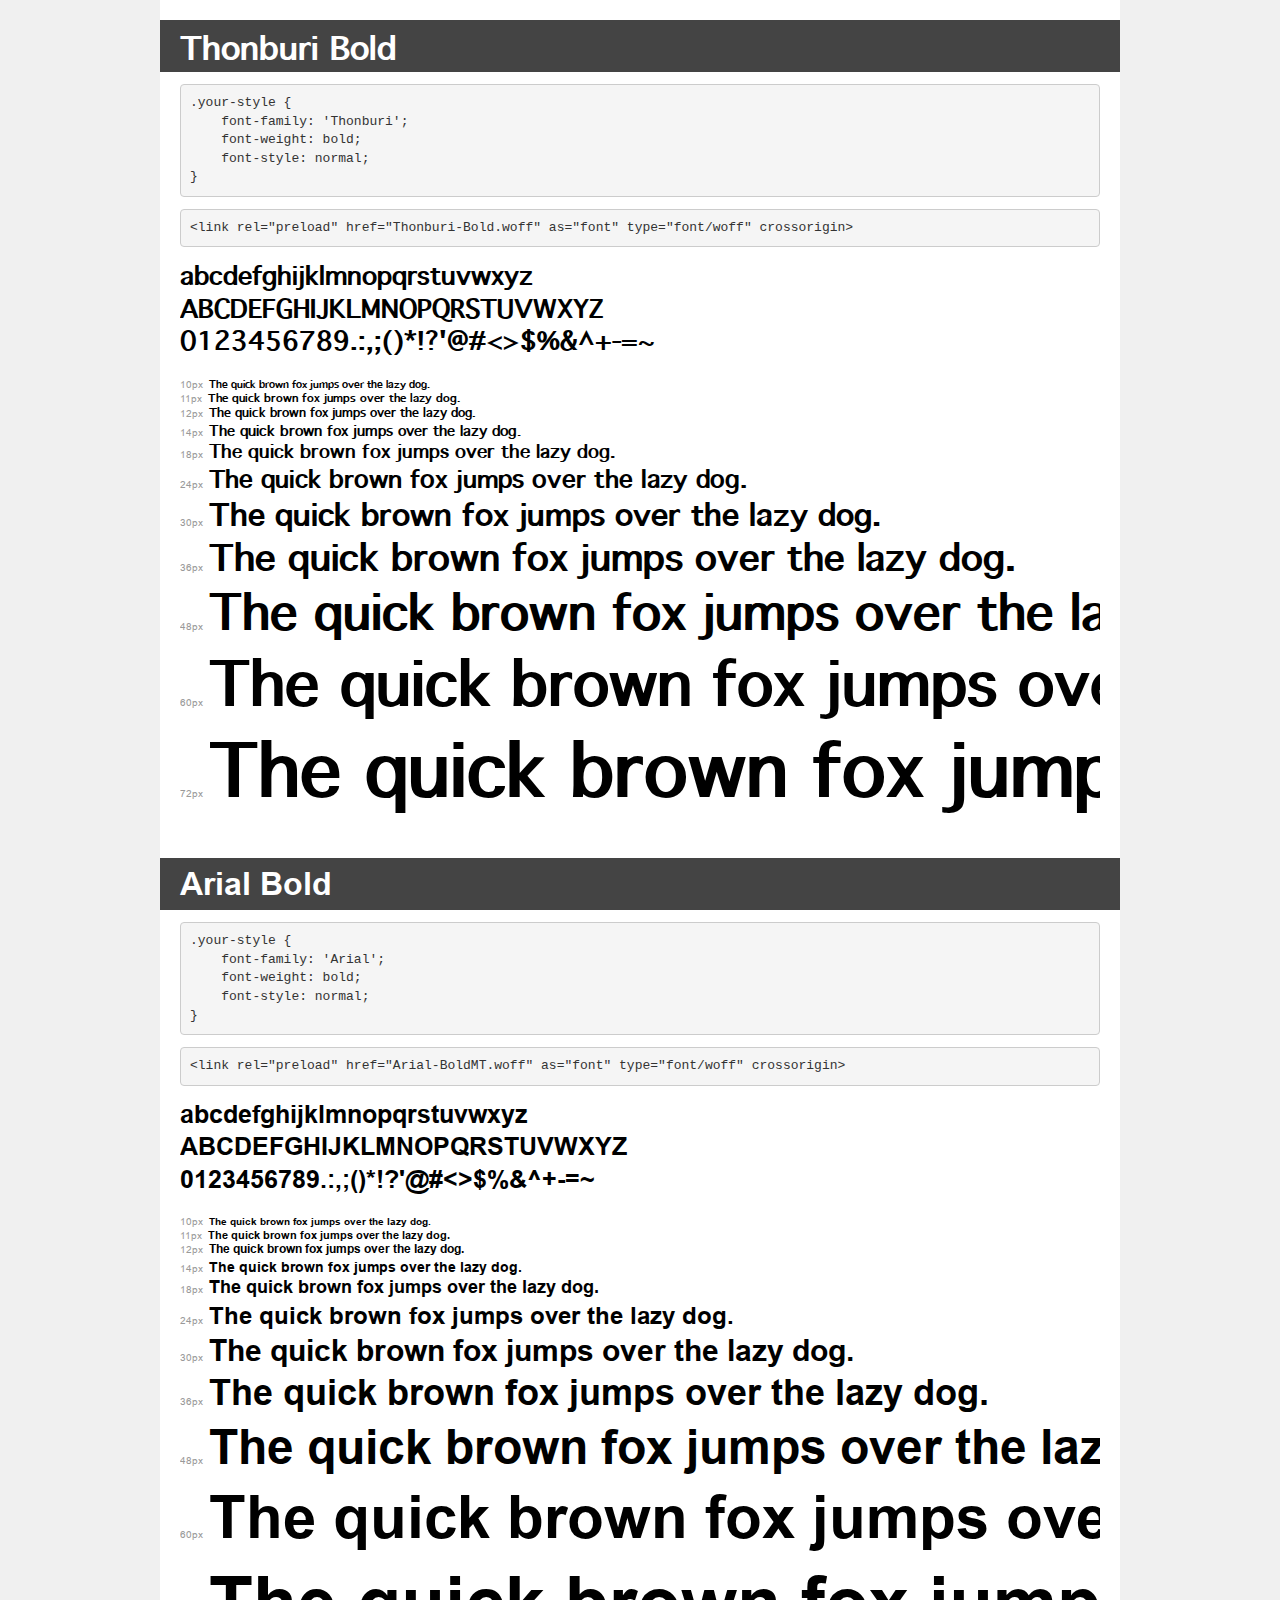
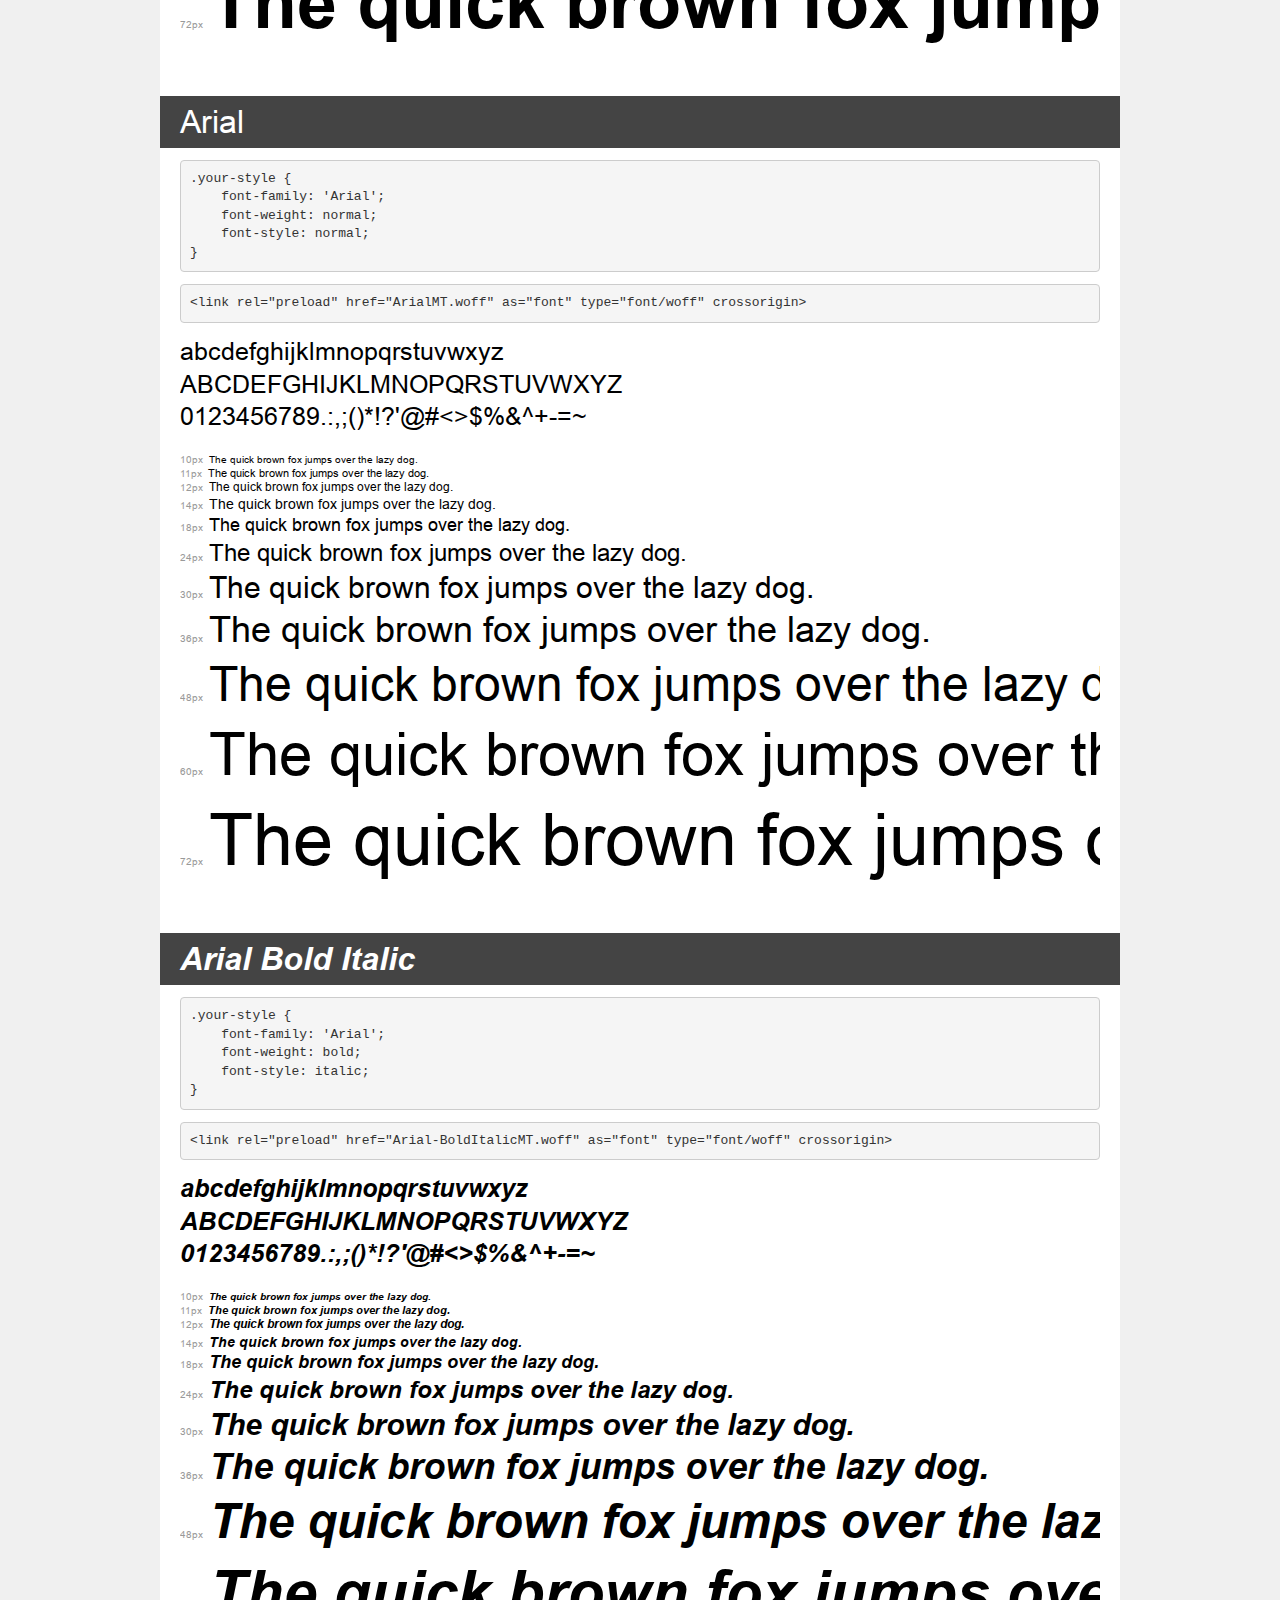
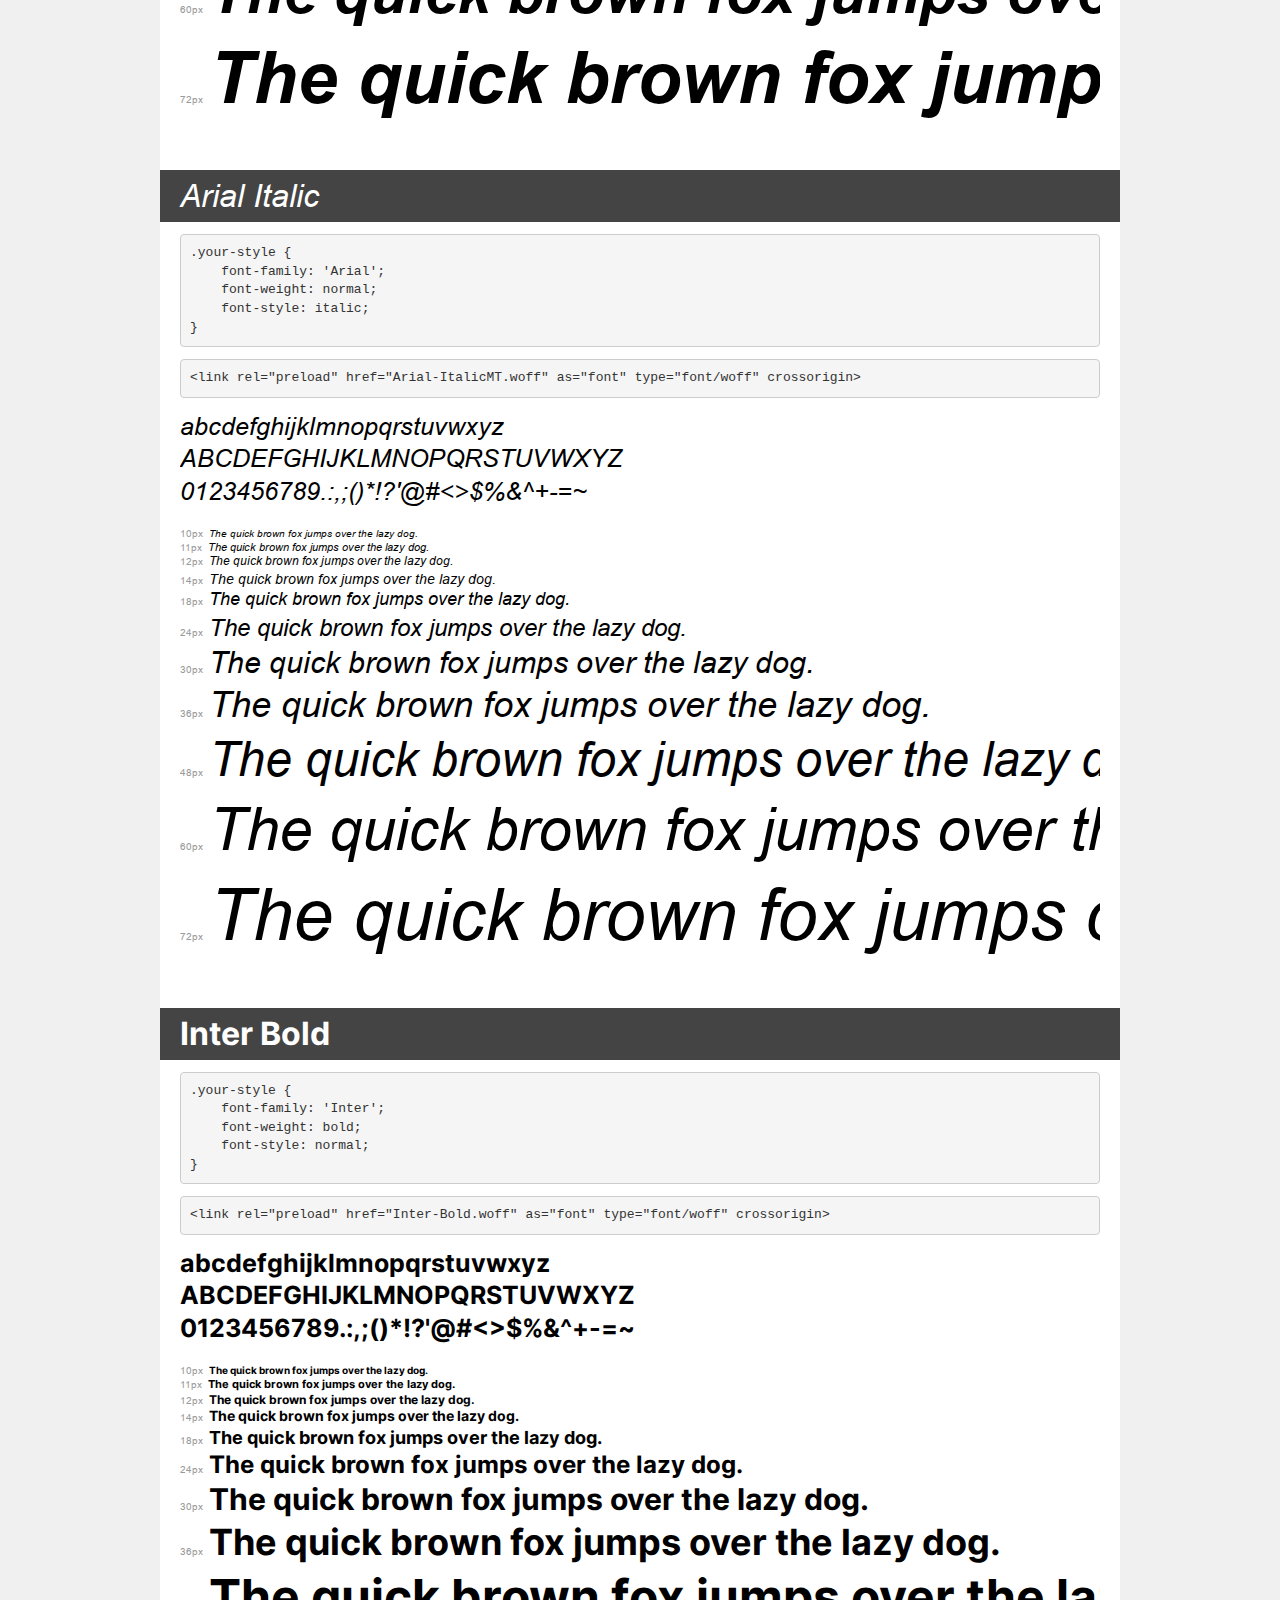
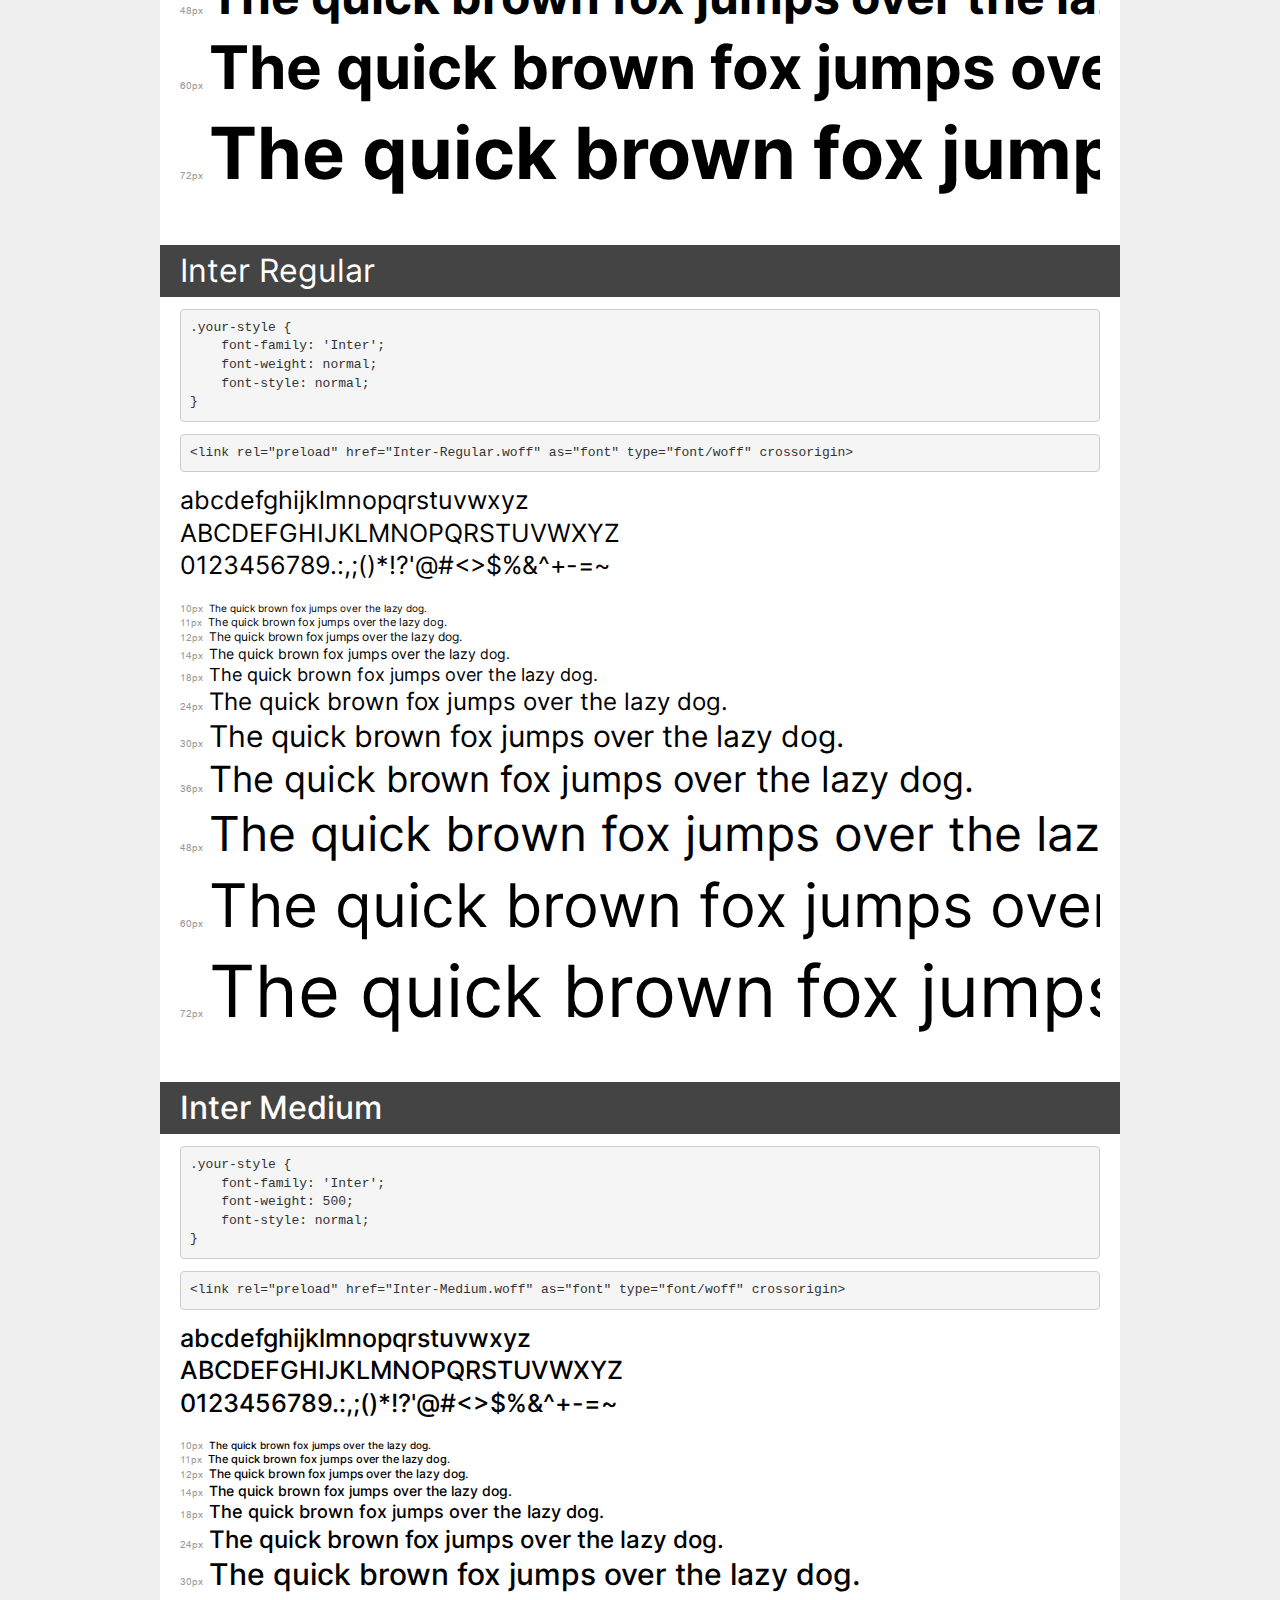
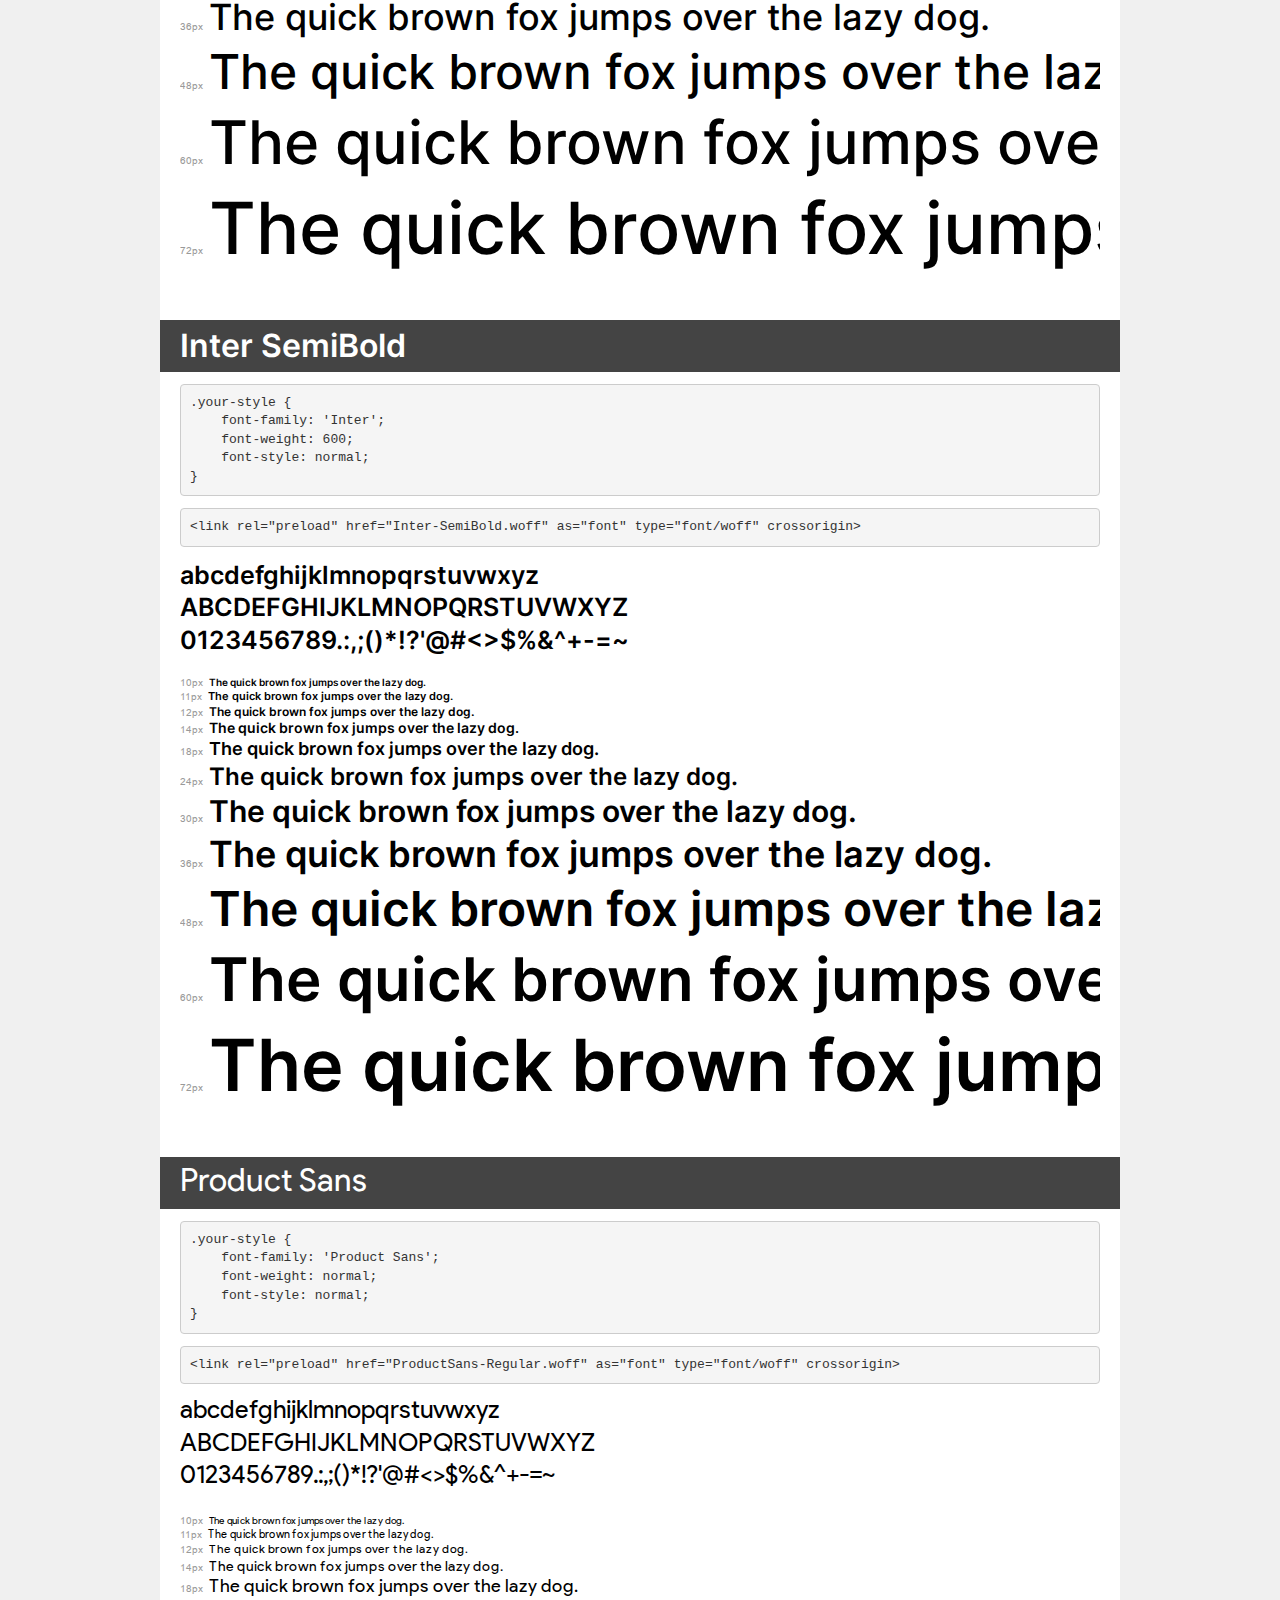
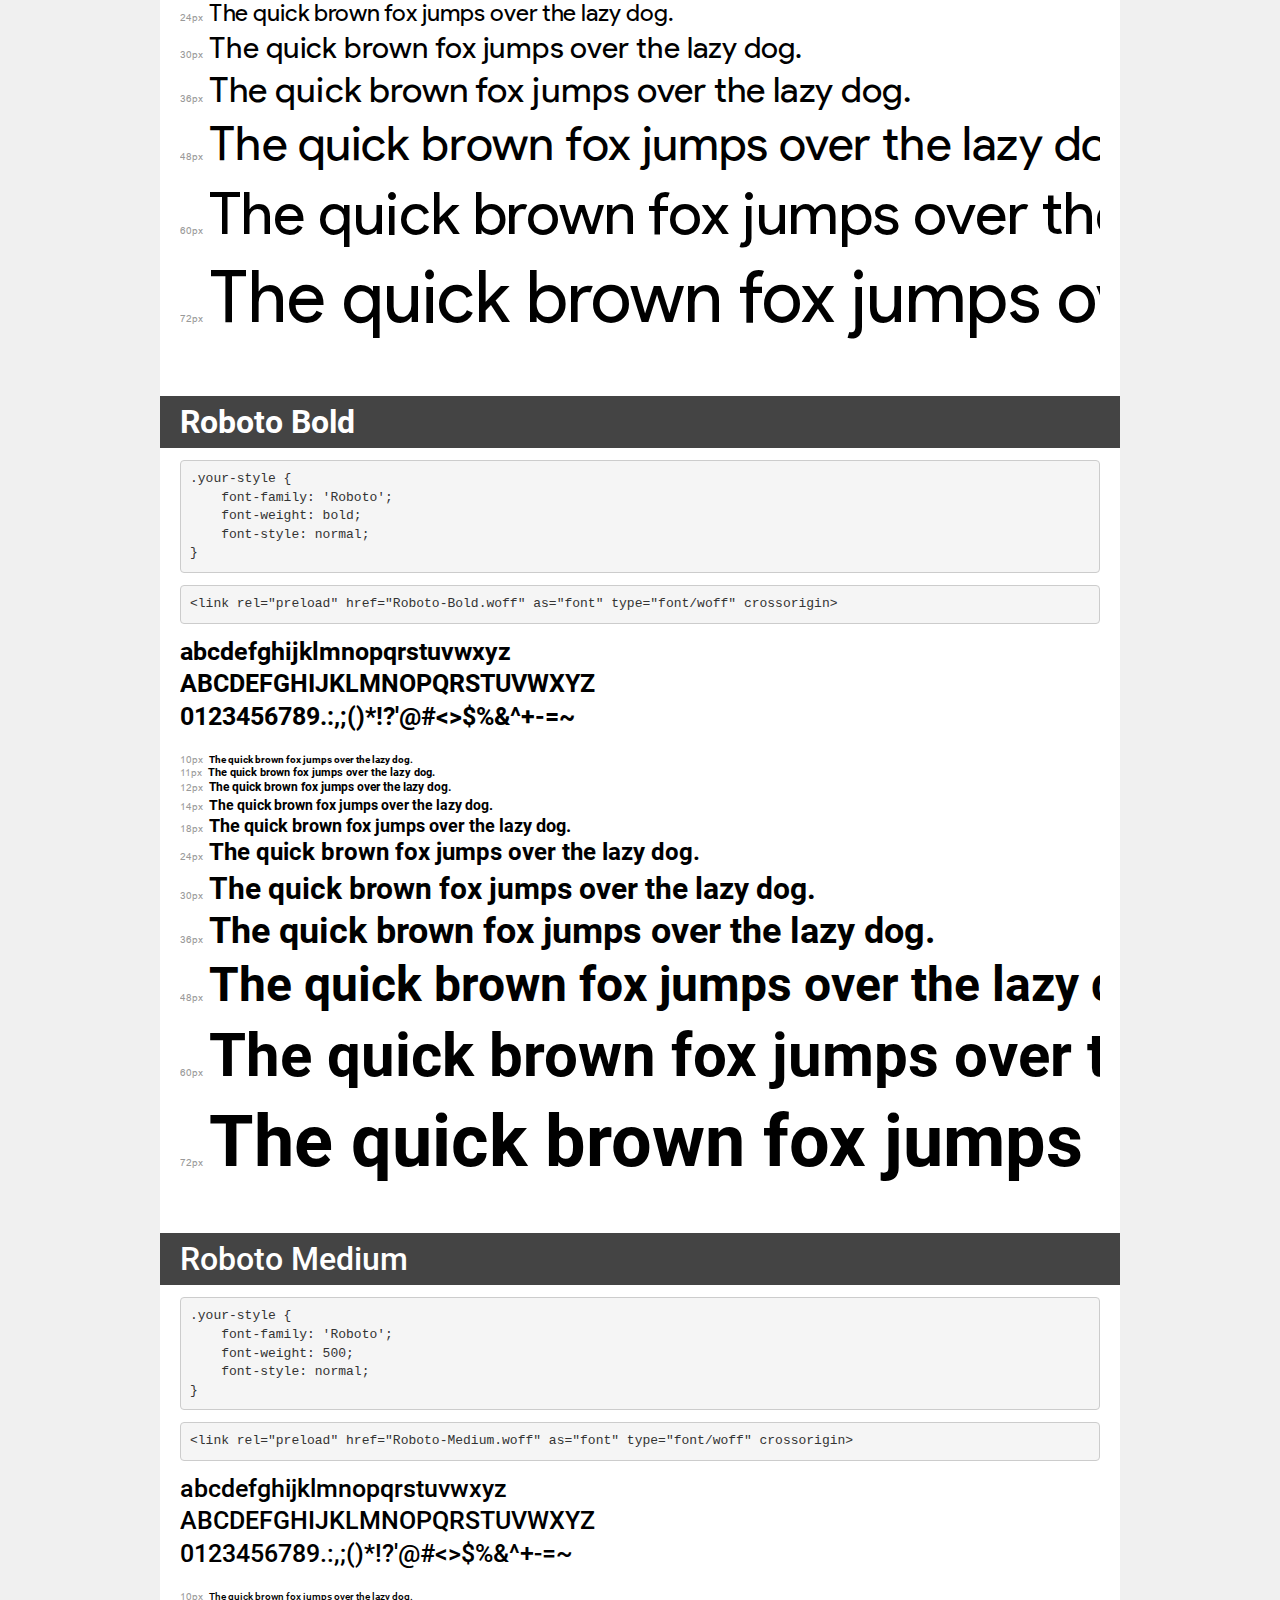
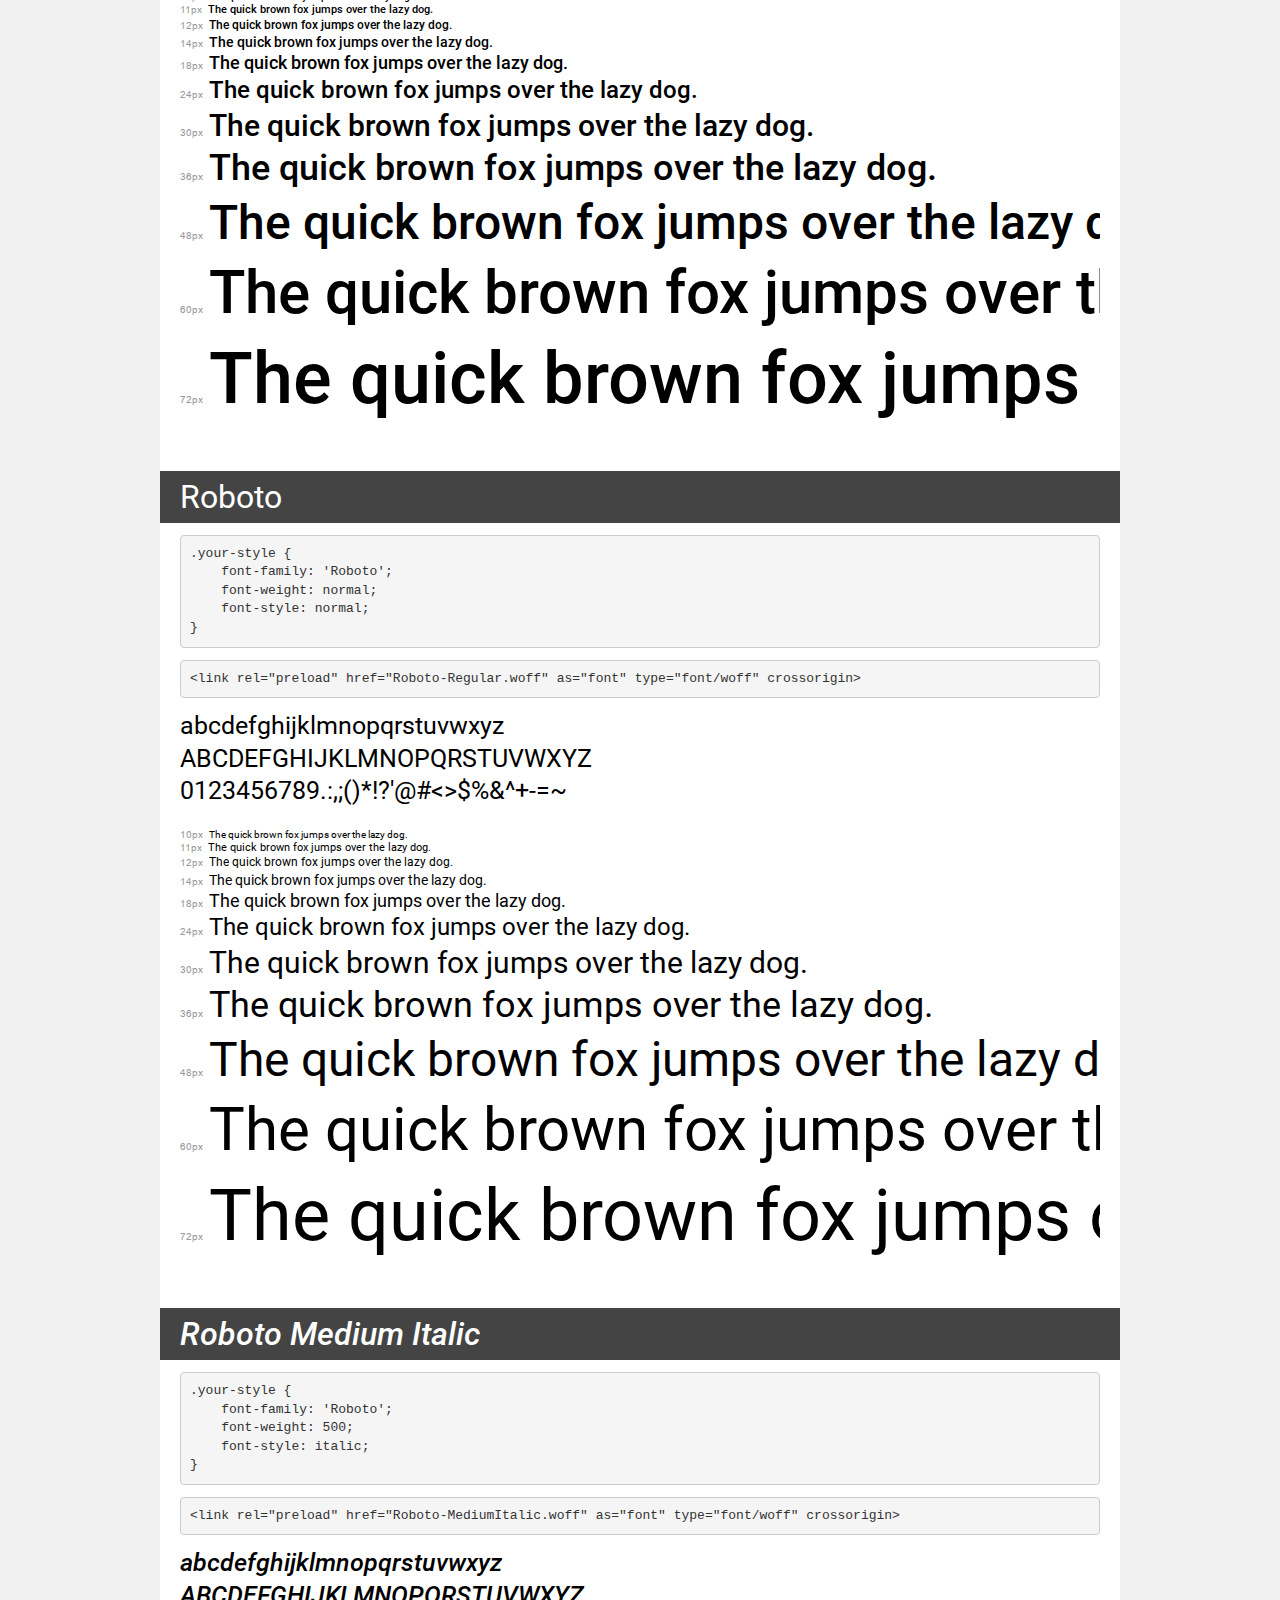
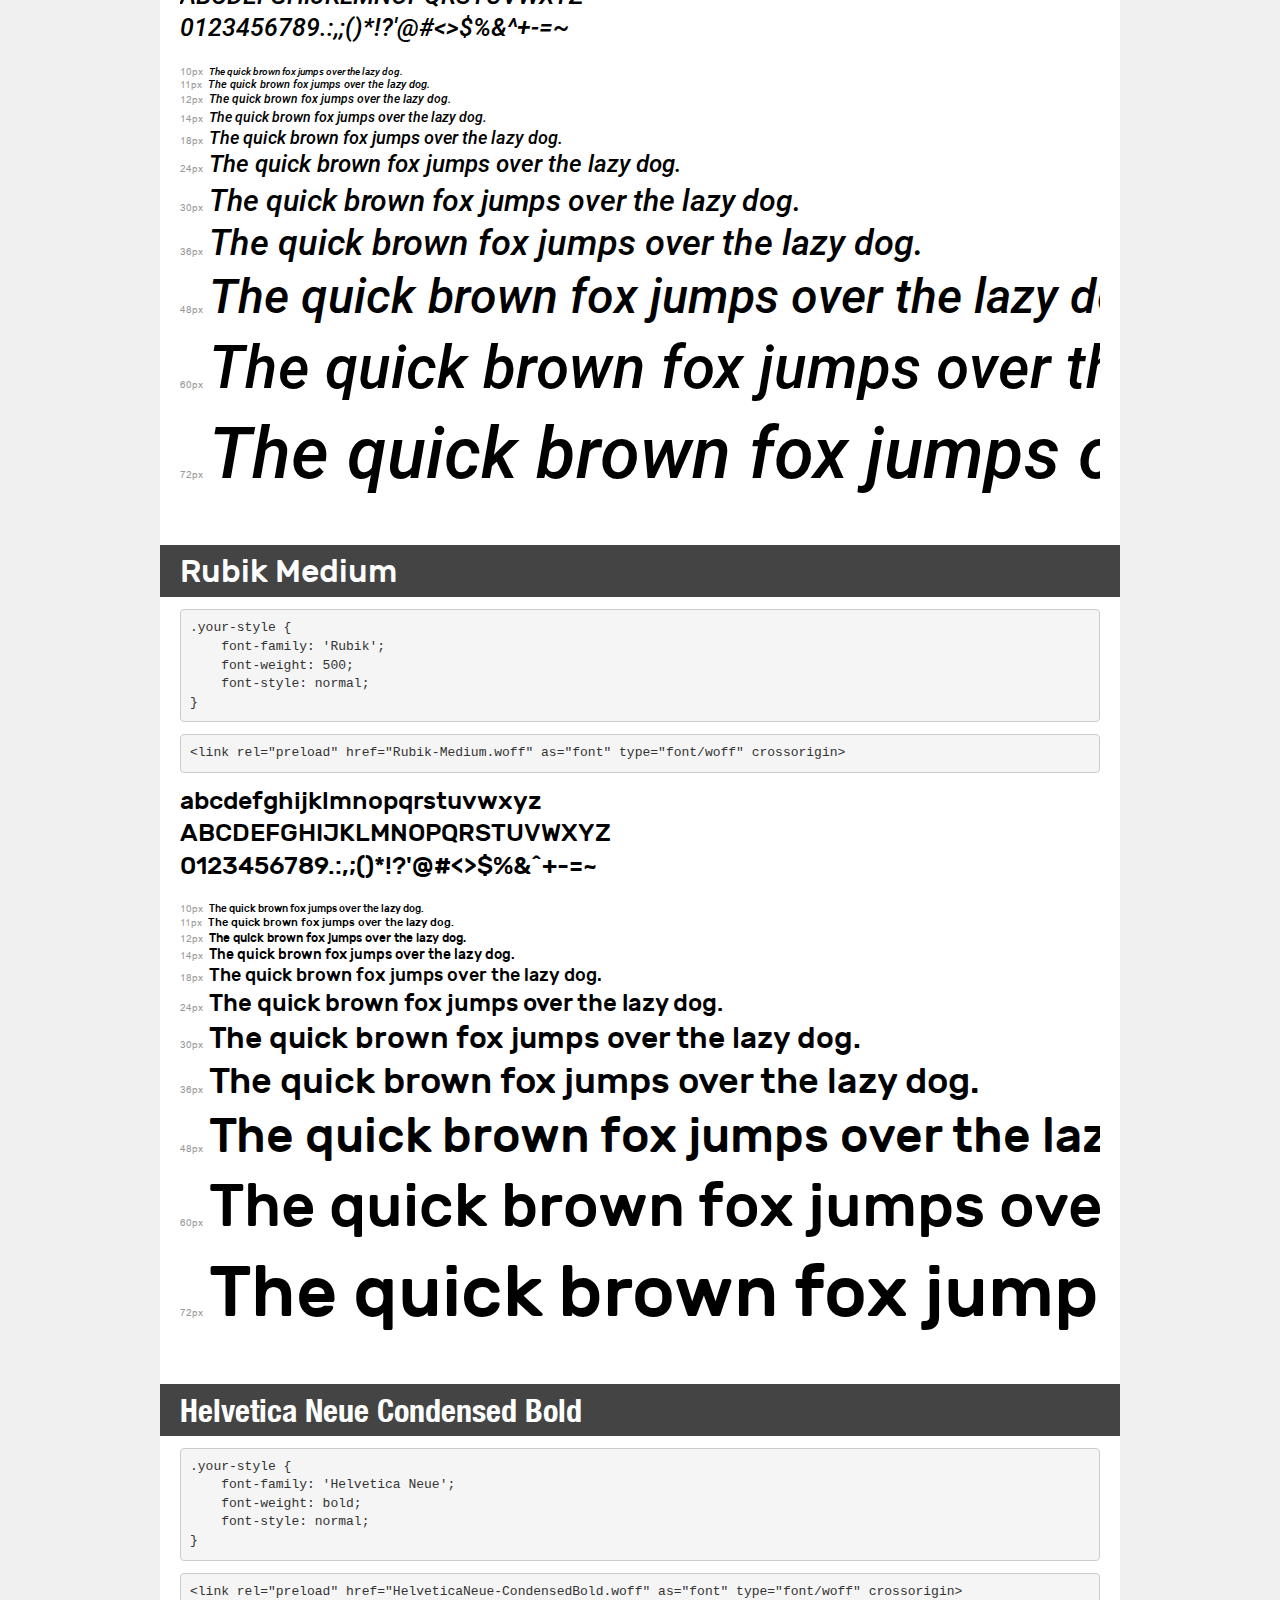
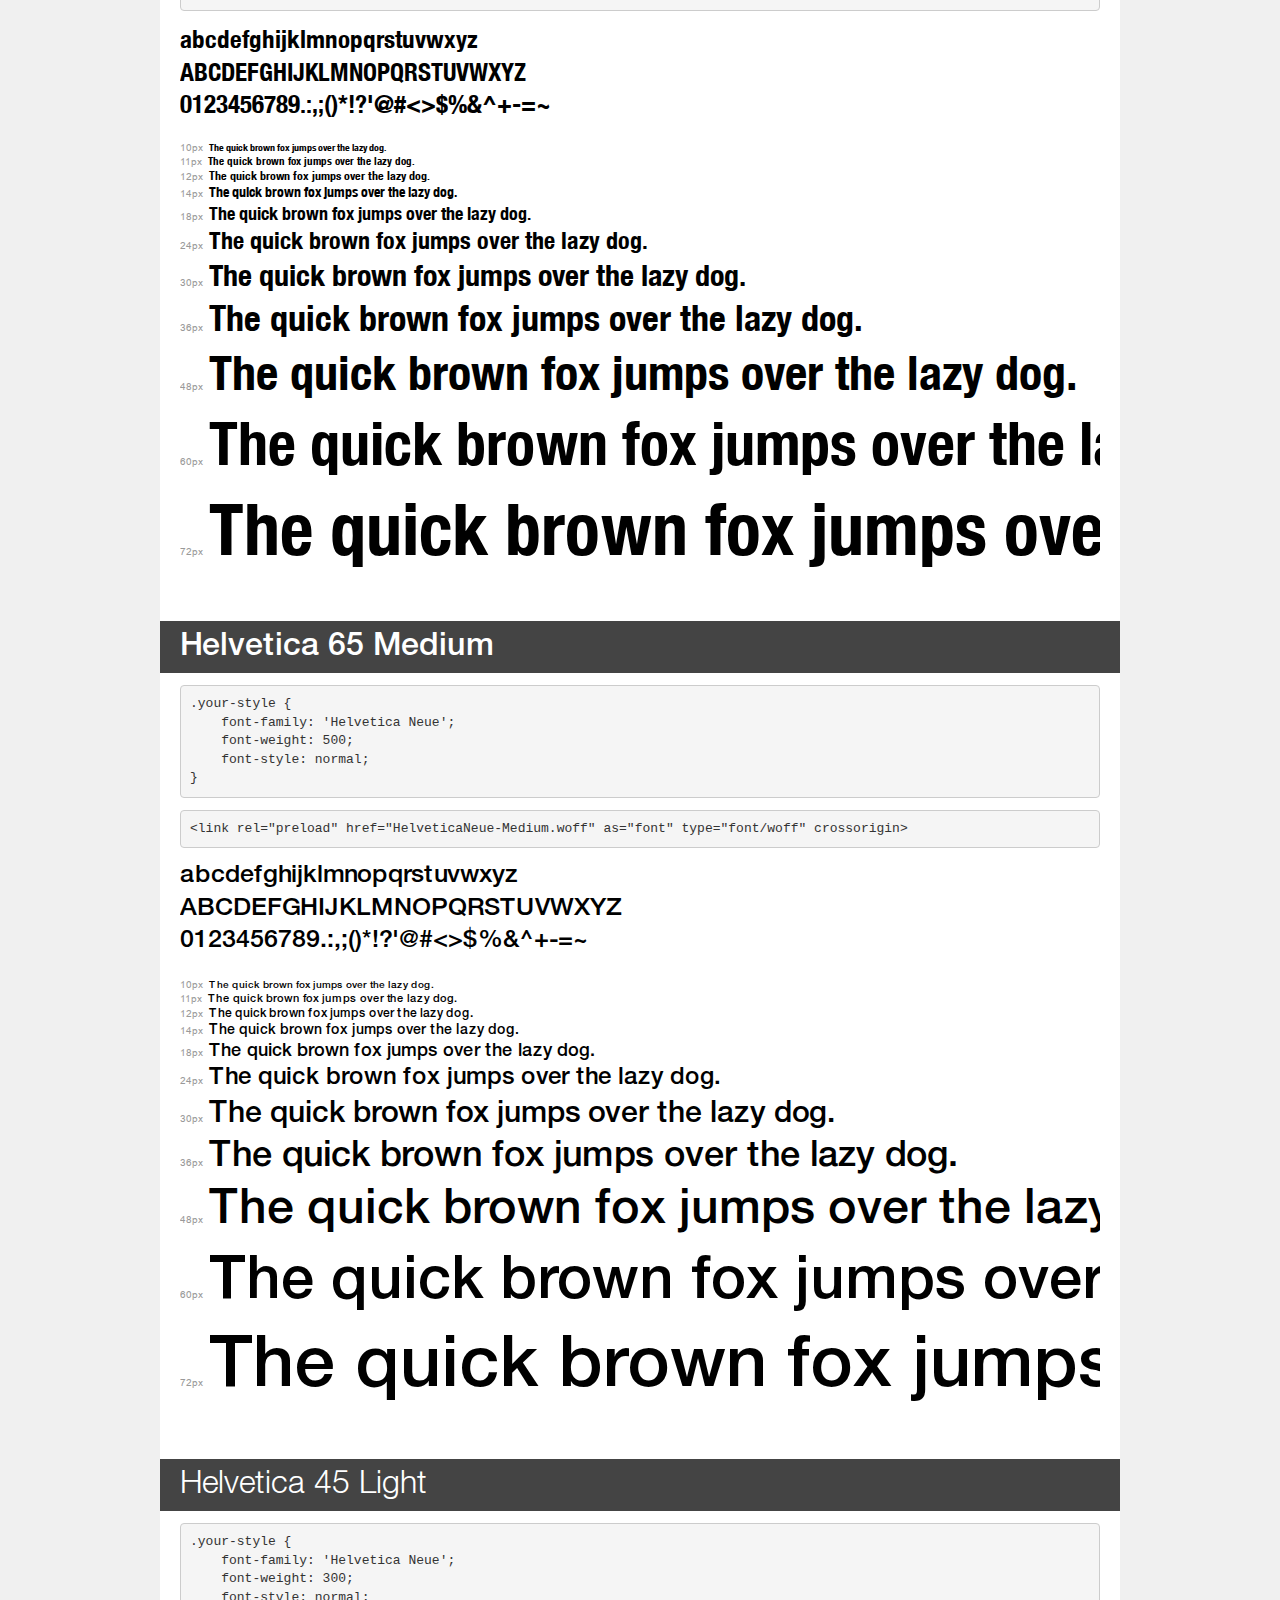
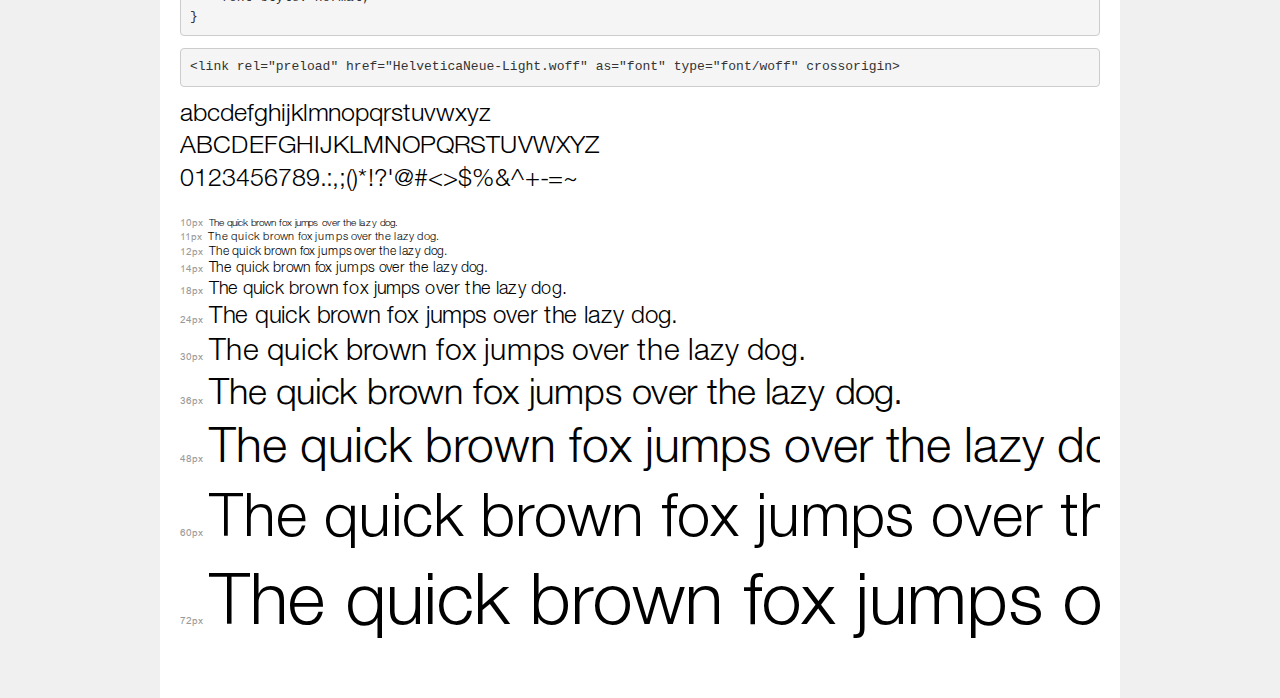
<file: font-text/demo.html>
<!DOCTYPE html>
<html lang="en">
<head>
    <meta charset="utf-8">
    <meta http-equiv="X-UA-Compatible" content="IE=edge">
    <meta name="viewport" content="width=device-width, initial-scale=1">
    <meta name="robots" content="noindex, noarchive">
    <meta name="format-detection" content="telephone=no">
    <title>Transfonter demo</title>
    <link href="stylesheet.css" rel="stylesheet">
    <style>
        /*
        http://meyerweb.com/eric/tools/css/reset/
        v2.0 | 20110126
        License: none (public domain)
        */
        html, body, div, span, applet, object, iframe,
        h1, h2, h3, h4, h5, h6, p, blockquote, pre,
        a, abbr, acronym, address, big, cite, code,
        del, dfn, em, img, ins, kbd, q, s, samp,
        small, strike, strong, sub, sup, tt, var,
        b, u, i, center,
        dl, dt, dd, ol, ul, li,
        fieldset, form, label, legend,
        table, caption, tbody, tfoot, thead, tr, th, td,
        article, aside, canvas, details, embed,
        figure, figcaption, footer, header, hgroup,
        menu, nav, output, ruby, section, summary,
        time, mark, audio, video {
            margin: 0;
            padding: 0;
            border: 0;
            font-size: 100%;
            font: inherit;
            vertical-align: baseline;
        }
        /* HTML5 display-role reset for older browsers */
        article, aside, details, figcaption, figure,
        footer, header, hgroup, menu, nav, section {
            display: block;
        }
        body {
            line-height: 1;
        }
        ol, ul {
            list-style: none;
        }
        blockquote, q {
            quotes: none;
        }
        blockquote:before, blockquote:after,
        q:before, q:after {
            content: '';
            content: none;
        }
        table {
            border-collapse: collapse;
            border-spacing: 0;
        }
        /* demo styles */
        body {
            background: #f0f0f0;
            color: #000;
        }
        .page {
            background: #fff;
            width: 920px;
            margin: 0 auto;
            padding: 20px 20px 0 20px;
            overflow: hidden;
        }
        .font-container {
            overflow-x: auto;
            overflow-y: hidden;
            margin-bottom: 40px;
            line-height: 1.3;
            white-space: nowrap;
            padding-bottom: 5px;
        }
        h1 {
            position: relative;
            background: #444;
            font-size: 32px;
            color: #fff;
            padding: 10px 20px;
            margin: 0 -20px 12px -20px;
        }
        .letters {
            font-size: 25px;
            margin-bottom: 20px;
        }
        .s10:before {
            content: '10px';
        }
        .s11:before {
            content: '11px';
        }
        .s12:before {
            content: '12px';
        }
        .s14:before {
            content: '14px';
        }
        .s18:before {
            content: '18px';
        }
        .s24:before {
            content: '24px';
        }
        .s30:before {
            content: '30px';
        }
        .s36:before {
            content: '36px';
        }
        .s48:before {
            content: '48px';
        }
        .s60:before {
            content: '60px';
        }
        .s72:before {
            content: '72px';
        }
        .s10:before, .s11:before, .s12:before, .s14:before,
        .s18:before, .s24:before, .s30:before, .s36:before,
        .s48:before, .s60:before, .s72:before {
            font-family: Arial, sans-serif;
            font-size: 10px;
            font-weight: normal;
            font-style: normal;
            color: #999;
            padding-right: 6px;
        }
        pre {
            display: block;
            padding: 9px;
            margin: 0 0 12px;
            font-family: Monaco, Menlo, Consolas, "Courier New", monospace;
            font-size: 13px;
            line-height: 1.428571429;
            color: #333;
            font-weight: normal;
            font-style: normal;
            background-color: #f5f5f5;
            border: 1px solid #ccc;
            overflow-x: auto;
            border-radius: 4px;
        }
        /* responsive */
        @media (max-width: 959px) {
            .page {
                width: auto;
                margin: 0;
            }
        }
    </style>
</head>
<body>
<div class="page">
    <div class="demo">
        <h1 style="font-family: 'Thonburi'; font-weight: bold; font-style: normal;">Thonburi Bold</h1>
        <pre title="Usage">.your-style {
    font-family: 'Thonburi';
    font-weight: bold;
    font-style: normal;
}</pre>
        <pre title="Preload (optional)">
&lt;link rel=&quot;preload&quot; href=&quot;Thonburi-Bold.woff&quot; as=&quot;font&quot; type=&quot;font/woff&quot; crossorigin&gt;</pre>
        <div class="font-container" style="font-family: 'Thonburi'; font-weight: bold; font-style: normal;">
            <p class="letters">
                abcdefghijklmnopqrstuvwxyz<br>
ABCDEFGHIJKLMNOPQRSTUVWXYZ<br>
                0123456789.:,;()*!?'@#&lt;&gt;$%&^+-=~
            </p>
            <p class="s10" style="font-size: 10px;">The quick brown fox jumps over the lazy dog.</p>
            <p class="s11" style="font-size: 11px;">The quick brown fox jumps over the lazy dog.</p>
            <p class="s12" style="font-size: 12px;">The quick brown fox jumps over the lazy dog.</p>
            <p class="s14" style="font-size: 14px;">The quick brown fox jumps over the lazy dog.</p>
            <p class="s18" style="font-size: 18px;">The quick brown fox jumps over the lazy dog.</p>
            <p class="s24" style="font-size: 24px;">The quick brown fox jumps over the lazy dog.</p>
            <p class="s30" style="font-size: 30px;">The quick brown fox jumps over the lazy dog.</p>
            <p class="s36" style="font-size: 36px;">The quick brown fox jumps over the lazy dog.</p>
            <p class="s48" style="font-size: 48px;">The quick brown fox jumps over the lazy dog.</p>
            <p class="s60" style="font-size: 60px;">The quick brown fox jumps over the lazy dog.</p>
            <p class="s72" style="font-size: 72px;">The quick brown fox jumps over the lazy dog.</p>
        </div>
    </div>

    <div class="demo">
        <h1 style="font-family: 'Arial'; font-weight: bold; font-style: normal;">Arial Bold</h1>
        <pre title="Usage">.your-style {
    font-family: 'Arial';
    font-weight: bold;
    font-style: normal;
}</pre>
        <pre title="Preload (optional)">
&lt;link rel=&quot;preload&quot; href=&quot;Arial-BoldMT.woff&quot; as=&quot;font&quot; type=&quot;font/woff&quot; crossorigin&gt;</pre>
        <div class="font-container" style="font-family: 'Arial'; font-weight: bold; font-style: normal;">
            <p class="letters">
                abcdefghijklmnopqrstuvwxyz<br>
ABCDEFGHIJKLMNOPQRSTUVWXYZ<br>
                0123456789.:,;()*!?'@#&lt;&gt;$%&^+-=~
            </p>
            <p class="s10" style="font-size: 10px;">The quick brown fox jumps over the lazy dog.</p>
            <p class="s11" style="font-size: 11px;">The quick brown fox jumps over the lazy dog.</p>
            <p class="s12" style="font-size: 12px;">The quick brown fox jumps over the lazy dog.</p>
            <p class="s14" style="font-size: 14px;">The quick brown fox jumps over the lazy dog.</p>
            <p class="s18" style="font-size: 18px;">The quick brown fox jumps over the lazy dog.</p>
            <p class="s24" style="font-size: 24px;">The quick brown fox jumps over the lazy dog.</p>
            <p class="s30" style="font-size: 30px;">The quick brown fox jumps over the lazy dog.</p>
            <p class="s36" style="font-size: 36px;">The quick brown fox jumps over the lazy dog.</p>
            <p class="s48" style="font-size: 48px;">The quick brown fox jumps over the lazy dog.</p>
            <p class="s60" style="font-size: 60px;">The quick brown fox jumps over the lazy dog.</p>
            <p class="s72" style="font-size: 72px;">The quick brown fox jumps over the lazy dog.</p>
        </div>
    </div>

    <div class="demo">
        <h1 style="font-family: 'Arial'; font-weight: normal; font-style: normal;">Arial</h1>
        <pre title="Usage">.your-style {
    font-family: 'Arial';
    font-weight: normal;
    font-style: normal;
}</pre>
        <pre title="Preload (optional)">
&lt;link rel=&quot;preload&quot; href=&quot;ArialMT.woff&quot; as=&quot;font&quot; type=&quot;font/woff&quot; crossorigin&gt;</pre>
        <div class="font-container" style="font-family: 'Arial'; font-weight: normal; font-style: normal;">
            <p class="letters">
                abcdefghijklmnopqrstuvwxyz<br>
ABCDEFGHIJKLMNOPQRSTUVWXYZ<br>
                0123456789.:,;()*!?'@#&lt;&gt;$%&^+-=~
            </p>
            <p class="s10" style="font-size: 10px;">The quick brown fox jumps over the lazy dog.</p>
            <p class="s11" style="font-size: 11px;">The quick brown fox jumps over the lazy dog.</p>
            <p class="s12" style="font-size: 12px;">The quick brown fox jumps over the lazy dog.</p>
            <p class="s14" style="font-size: 14px;">The quick brown fox jumps over the lazy dog.</p>
            <p class="s18" style="font-size: 18px;">The quick brown fox jumps over the lazy dog.</p>
            <p class="s24" style="font-size: 24px;">The quick brown fox jumps over the lazy dog.</p>
            <p class="s30" style="font-size: 30px;">The quick brown fox jumps over the lazy dog.</p>
            <p class="s36" style="font-size: 36px;">The quick brown fox jumps over the lazy dog.</p>
            <p class="s48" style="font-size: 48px;">The quick brown fox jumps over the lazy dog.</p>
            <p class="s60" style="font-size: 60px;">The quick brown fox jumps over the lazy dog.</p>
            <p class="s72" style="font-size: 72px;">The quick brown fox jumps over the lazy dog.</p>
        </div>
    </div>

    <div class="demo">
        <h1 style="font-family: 'Arial'; font-weight: bold; font-style: italic;">Arial Bold Italic</h1>
        <pre title="Usage">.your-style {
    font-family: 'Arial';
    font-weight: bold;
    font-style: italic;
}</pre>
        <pre title="Preload (optional)">
&lt;link rel=&quot;preload&quot; href=&quot;Arial-BoldItalicMT.woff&quot; as=&quot;font&quot; type=&quot;font/woff&quot; crossorigin&gt;</pre>
        <div class="font-container" style="font-family: 'Arial'; font-weight: bold; font-style: italic;">
            <p class="letters">
                abcdefghijklmnopqrstuvwxyz<br>
ABCDEFGHIJKLMNOPQRSTUVWXYZ<br>
                0123456789.:,;()*!?'@#&lt;&gt;$%&^+-=~
            </p>
            <p class="s10" style="font-size: 10px;">The quick brown fox jumps over the lazy dog.</p>
            <p class="s11" style="font-size: 11px;">The quick brown fox jumps over the lazy dog.</p>
            <p class="s12" style="font-size: 12px;">The quick brown fox jumps over the lazy dog.</p>
            <p class="s14" style="font-size: 14px;">The quick brown fox jumps over the lazy dog.</p>
            <p class="s18" style="font-size: 18px;">The quick brown fox jumps over the lazy dog.</p>
            <p class="s24" style="font-size: 24px;">The quick brown fox jumps over the lazy dog.</p>
            <p class="s30" style="font-size: 30px;">The quick brown fox jumps over the lazy dog.</p>
            <p class="s36" style="font-size: 36px;">The quick brown fox jumps over the lazy dog.</p>
            <p class="s48" style="font-size: 48px;">The quick brown fox jumps over the lazy dog.</p>
            <p class="s60" style="font-size: 60px;">The quick brown fox jumps over the lazy dog.</p>
            <p class="s72" style="font-size: 72px;">The quick brown fox jumps over the lazy dog.</p>
        </div>
    </div>

    <div class="demo">
        <h1 style="font-family: 'Arial'; font-weight: normal; font-style: italic;">Arial Italic</h1>
        <pre title="Usage">.your-style {
    font-family: 'Arial';
    font-weight: normal;
    font-style: italic;
}</pre>
        <pre title="Preload (optional)">
&lt;link rel=&quot;preload&quot; href=&quot;Arial-ItalicMT.woff&quot; as=&quot;font&quot; type=&quot;font/woff&quot; crossorigin&gt;</pre>
        <div class="font-container" style="font-family: 'Arial'; font-weight: normal; font-style: italic;">
            <p class="letters">
                abcdefghijklmnopqrstuvwxyz<br>
ABCDEFGHIJKLMNOPQRSTUVWXYZ<br>
                0123456789.:,;()*!?'@#&lt;&gt;$%&^+-=~
            </p>
            <p class="s10" style="font-size: 10px;">The quick brown fox jumps over the lazy dog.</p>
            <p class="s11" style="font-size: 11px;">The quick brown fox jumps over the lazy dog.</p>
            <p class="s12" style="font-size: 12px;">The quick brown fox jumps over the lazy dog.</p>
            <p class="s14" style="font-size: 14px;">The quick brown fox jumps over the lazy dog.</p>
            <p class="s18" style="font-size: 18px;">The quick brown fox jumps over the lazy dog.</p>
            <p class="s24" style="font-size: 24px;">The quick brown fox jumps over the lazy dog.</p>
            <p class="s30" style="font-size: 30px;">The quick brown fox jumps over the lazy dog.</p>
            <p class="s36" style="font-size: 36px;">The quick brown fox jumps over the lazy dog.</p>
            <p class="s48" style="font-size: 48px;">The quick brown fox jumps over the lazy dog.</p>
            <p class="s60" style="font-size: 60px;">The quick brown fox jumps over the lazy dog.</p>
            <p class="s72" style="font-size: 72px;">The quick brown fox jumps over the lazy dog.</p>
        </div>
    </div>

    <div class="demo">
        <h1 style="font-family: 'Inter'; font-weight: bold; font-style: normal;">Inter Bold</h1>
        <pre title="Usage">.your-style {
    font-family: 'Inter';
    font-weight: bold;
    font-style: normal;
}</pre>
        <pre title="Preload (optional)">
&lt;link rel=&quot;preload&quot; href=&quot;Inter-Bold.woff&quot; as=&quot;font&quot; type=&quot;font/woff&quot; crossorigin&gt;</pre>
        <div class="font-container" style="font-family: 'Inter'; font-weight: bold; font-style: normal;">
            <p class="letters">
                abcdefghijklmnopqrstuvwxyz<br>
ABCDEFGHIJKLMNOPQRSTUVWXYZ<br>
                0123456789.:,;()*!?'@#&lt;&gt;$%&^+-=~
            </p>
            <p class="s10" style="font-size: 10px;">The quick brown fox jumps over the lazy dog.</p>
            <p class="s11" style="font-size: 11px;">The quick brown fox jumps over the lazy dog.</p>
            <p class="s12" style="font-size: 12px;">The quick brown fox jumps over the lazy dog.</p>
            <p class="s14" style="font-size: 14px;">The quick brown fox jumps over the lazy dog.</p>
            <p class="s18" style="font-size: 18px;">The quick brown fox jumps over the lazy dog.</p>
            <p class="s24" style="font-size: 24px;">The quick brown fox jumps over the lazy dog.</p>
            <p class="s30" style="font-size: 30px;">The quick brown fox jumps over the lazy dog.</p>
            <p class="s36" style="font-size: 36px;">The quick brown fox jumps over the lazy dog.</p>
            <p class="s48" style="font-size: 48px;">The quick brown fox jumps over the lazy dog.</p>
            <p class="s60" style="font-size: 60px;">The quick brown fox jumps over the lazy dog.</p>
            <p class="s72" style="font-size: 72px;">The quick brown fox jumps over the lazy dog.</p>
        </div>
    </div>

    <div class="demo">
        <h1 style="font-family: 'Inter'; font-weight: normal; font-style: normal;">Inter Regular</h1>
        <pre title="Usage">.your-style {
    font-family: 'Inter';
    font-weight: normal;
    font-style: normal;
}</pre>
        <pre title="Preload (optional)">
&lt;link rel=&quot;preload&quot; href=&quot;Inter-Regular.woff&quot; as=&quot;font&quot; type=&quot;font/woff&quot; crossorigin&gt;</pre>
        <div class="font-container" style="font-family: 'Inter'; font-weight: normal; font-style: normal;">
            <p class="letters">
                abcdefghijklmnopqrstuvwxyz<br>
ABCDEFGHIJKLMNOPQRSTUVWXYZ<br>
                0123456789.:,;()*!?'@#&lt;&gt;$%&^+-=~
            </p>
            <p class="s10" style="font-size: 10px;">The quick brown fox jumps over the lazy dog.</p>
            <p class="s11" style="font-size: 11px;">The quick brown fox jumps over the lazy dog.</p>
            <p class="s12" style="font-size: 12px;">The quick brown fox jumps over the lazy dog.</p>
            <p class="s14" style="font-size: 14px;">The quick brown fox jumps over the lazy dog.</p>
            <p class="s18" style="font-size: 18px;">The quick brown fox jumps over the lazy dog.</p>
            <p class="s24" style="font-size: 24px;">The quick brown fox jumps over the lazy dog.</p>
            <p class="s30" style="font-size: 30px;">The quick brown fox jumps over the lazy dog.</p>
            <p class="s36" style="font-size: 36px;">The quick brown fox jumps over the lazy dog.</p>
            <p class="s48" style="font-size: 48px;">The quick brown fox jumps over the lazy dog.</p>
            <p class="s60" style="font-size: 60px;">The quick brown fox jumps over the lazy dog.</p>
            <p class="s72" style="font-size: 72px;">The quick brown fox jumps over the lazy dog.</p>
        </div>
    </div>

    <div class="demo">
        <h1 style="font-family: 'Inter'; font-weight: 500; font-style: normal;">Inter Medium</h1>
        <pre title="Usage">.your-style {
    font-family: 'Inter';
    font-weight: 500;
    font-style: normal;
}</pre>
        <pre title="Preload (optional)">
&lt;link rel=&quot;preload&quot; href=&quot;Inter-Medium.woff&quot; as=&quot;font&quot; type=&quot;font/woff&quot; crossorigin&gt;</pre>
        <div class="font-container" style="font-family: 'Inter'; font-weight: 500; font-style: normal;">
            <p class="letters">
                abcdefghijklmnopqrstuvwxyz<br>
ABCDEFGHIJKLMNOPQRSTUVWXYZ<br>
                0123456789.:,;()*!?'@#&lt;&gt;$%&^+-=~
            </p>
            <p class="s10" style="font-size: 10px;">The quick brown fox jumps over the lazy dog.</p>
            <p class="s11" style="font-size: 11px;">The quick brown fox jumps over the lazy dog.</p>
            <p class="s12" style="font-size: 12px;">The quick brown fox jumps over the lazy dog.</p>
            <p class="s14" style="font-size: 14px;">The quick brown fox jumps over the lazy dog.</p>
            <p class="s18" style="font-size: 18px;">The quick brown fox jumps over the lazy dog.</p>
            <p class="s24" style="font-size: 24px;">The quick brown fox jumps over the lazy dog.</p>
            <p class="s30" style="font-size: 30px;">The quick brown fox jumps over the lazy dog.</p>
            <p class="s36" style="font-size: 36px;">The quick brown fox jumps over the lazy dog.</p>
            <p class="s48" style="font-size: 48px;">The quick brown fox jumps over the lazy dog.</p>
            <p class="s60" style="font-size: 60px;">The quick brown fox jumps over the lazy dog.</p>
            <p class="s72" style="font-size: 72px;">The quick brown fox jumps over the lazy dog.</p>
        </div>
    </div>

    <div class="demo">
        <h1 style="font-family: 'Inter'; font-weight: 600; font-style: normal;">Inter SemiBold</h1>
        <pre title="Usage">.your-style {
    font-family: 'Inter';
    font-weight: 600;
    font-style: normal;
}</pre>
        <pre title="Preload (optional)">
&lt;link rel=&quot;preload&quot; href=&quot;Inter-SemiBold.woff&quot; as=&quot;font&quot; type=&quot;font/woff&quot; crossorigin&gt;</pre>
        <div class="font-container" style="font-family: 'Inter'; font-weight: 600; font-style: normal;">
            <p class="letters">
                abcdefghijklmnopqrstuvwxyz<br>
ABCDEFGHIJKLMNOPQRSTUVWXYZ<br>
                0123456789.:,;()*!?'@#&lt;&gt;$%&^+-=~
            </p>
            <p class="s10" style="font-size: 10px;">The quick brown fox jumps over the lazy dog.</p>
            <p class="s11" style="font-size: 11px;">The quick brown fox jumps over the lazy dog.</p>
            <p class="s12" style="font-size: 12px;">The quick brown fox jumps over the lazy dog.</p>
            <p class="s14" style="font-size: 14px;">The quick brown fox jumps over the lazy dog.</p>
            <p class="s18" style="font-size: 18px;">The quick brown fox jumps over the lazy dog.</p>
            <p class="s24" style="font-size: 24px;">The quick brown fox jumps over the lazy dog.</p>
            <p class="s30" style="font-size: 30px;">The quick brown fox jumps over the lazy dog.</p>
            <p class="s36" style="font-size: 36px;">The quick brown fox jumps over the lazy dog.</p>
            <p class="s48" style="font-size: 48px;">The quick brown fox jumps over the lazy dog.</p>
            <p class="s60" style="font-size: 60px;">The quick brown fox jumps over the lazy dog.</p>
            <p class="s72" style="font-size: 72px;">The quick brown fox jumps over the lazy dog.</p>
        </div>
    </div>

    <div class="demo">
        <h1 style="font-family: 'Product Sans'; font-weight: normal; font-style: normal;">Product Sans</h1>
        <pre title="Usage">.your-style {
    font-family: 'Product Sans';
    font-weight: normal;
    font-style: normal;
}</pre>
        <pre title="Preload (optional)">
&lt;link rel=&quot;preload&quot; href=&quot;ProductSans-Regular.woff&quot; as=&quot;font&quot; type=&quot;font/woff&quot; crossorigin&gt;</pre>
        <div class="font-container" style="font-family: 'Product Sans'; font-weight: normal; font-style: normal;">
            <p class="letters">
                abcdefghijklmnopqrstuvwxyz<br>
ABCDEFGHIJKLMNOPQRSTUVWXYZ<br>
                0123456789.:,;()*!?'@#&lt;&gt;$%&^+-=~
            </p>
            <p class="s10" style="font-size: 10px;">The quick brown fox jumps over the lazy dog.</p>
            <p class="s11" style="font-size: 11px;">The quick brown fox jumps over the lazy dog.</p>
            <p class="s12" style="font-size: 12px;">The quick brown fox jumps over the lazy dog.</p>
            <p class="s14" style="font-size: 14px;">The quick brown fox jumps over the lazy dog.</p>
            <p class="s18" style="font-size: 18px;">The quick brown fox jumps over the lazy dog.</p>
            <p class="s24" style="font-size: 24px;">The quick brown fox jumps over the lazy dog.</p>
            <p class="s30" style="font-size: 30px;">The quick brown fox jumps over the lazy dog.</p>
            <p class="s36" style="font-size: 36px;">The quick brown fox jumps over the lazy dog.</p>
            <p class="s48" style="font-size: 48px;">The quick brown fox jumps over the lazy dog.</p>
            <p class="s60" style="font-size: 60px;">The quick brown fox jumps over the lazy dog.</p>
            <p class="s72" style="font-size: 72px;">The quick brown fox jumps over the lazy dog.</p>
        </div>
    </div>

    <div class="demo">
        <h1 style="font-family: 'Roboto'; font-weight: bold; font-style: normal;">Roboto Bold</h1>
        <pre title="Usage">.your-style {
    font-family: 'Roboto';
    font-weight: bold;
    font-style: normal;
}</pre>
        <pre title="Preload (optional)">
&lt;link rel=&quot;preload&quot; href=&quot;Roboto-Bold.woff&quot; as=&quot;font&quot; type=&quot;font/woff&quot; crossorigin&gt;</pre>
        <div class="font-container" style="font-family: 'Roboto'; font-weight: bold; font-style: normal;">
            <p class="letters">
                abcdefghijklmnopqrstuvwxyz<br>
ABCDEFGHIJKLMNOPQRSTUVWXYZ<br>
                0123456789.:,;()*!?'@#&lt;&gt;$%&^+-=~
            </p>
            <p class="s10" style="font-size: 10px;">The quick brown fox jumps over the lazy dog.</p>
            <p class="s11" style="font-size: 11px;">The quick brown fox jumps over the lazy dog.</p>
            <p class="s12" style="font-size: 12px;">The quick brown fox jumps over the lazy dog.</p>
            <p class="s14" style="font-size: 14px;">The quick brown fox jumps over the lazy dog.</p>
            <p class="s18" style="font-size: 18px;">The quick brown fox jumps over the lazy dog.</p>
            <p class="s24" style="font-size: 24px;">The quick brown fox jumps over the lazy dog.</p>
            <p class="s30" style="font-size: 30px;">The quick brown fox jumps over the lazy dog.</p>
            <p class="s36" style="font-size: 36px;">The quick brown fox jumps over the lazy dog.</p>
            <p class="s48" style="font-size: 48px;">The quick brown fox jumps over the lazy dog.</p>
            <p class="s60" style="font-size: 60px;">The quick brown fox jumps over the lazy dog.</p>
            <p class="s72" style="font-size: 72px;">The quick brown fox jumps over the lazy dog.</p>
        </div>
    </div>

    <div class="demo">
        <h1 style="font-family: 'Roboto'; font-weight: 500; font-style: normal;">Roboto Medium</h1>
        <pre title="Usage">.your-style {
    font-family: 'Roboto';
    font-weight: 500;
    font-style: normal;
}</pre>
        <pre title="Preload (optional)">
&lt;link rel=&quot;preload&quot; href=&quot;Roboto-Medium.woff&quot; as=&quot;font&quot; type=&quot;font/woff&quot; crossorigin&gt;</pre>
        <div class="font-container" style="font-family: 'Roboto'; font-weight: 500; font-style: normal;">
            <p class="letters">
                abcdefghijklmnopqrstuvwxyz<br>
ABCDEFGHIJKLMNOPQRSTUVWXYZ<br>
                0123456789.:,;()*!?'@#&lt;&gt;$%&^+-=~
            </p>
            <p class="s10" style="font-size: 10px;">The quick brown fox jumps over the lazy dog.</p>
            <p class="s11" style="font-size: 11px;">The quick brown fox jumps over the lazy dog.</p>
            <p class="s12" style="font-size: 12px;">The quick brown fox jumps over the lazy dog.</p>
            <p class="s14" style="font-size: 14px;">The quick brown fox jumps over the lazy dog.</p>
            <p class="s18" style="font-size: 18px;">The quick brown fox jumps over the lazy dog.</p>
            <p class="s24" style="font-size: 24px;">The quick brown fox jumps over the lazy dog.</p>
            <p class="s30" style="font-size: 30px;">The quick brown fox jumps over the lazy dog.</p>
            <p class="s36" style="font-size: 36px;">The quick brown fox jumps over the lazy dog.</p>
            <p class="s48" style="font-size: 48px;">The quick brown fox jumps over the lazy dog.</p>
            <p class="s60" style="font-size: 60px;">The quick brown fox jumps over the lazy dog.</p>
            <p class="s72" style="font-size: 72px;">The quick brown fox jumps over the lazy dog.</p>
        </div>
    </div>

    <div class="demo">
        <h1 style="font-family: 'Roboto'; font-weight: normal; font-style: normal;">Roboto</h1>
        <pre title="Usage">.your-style {
    font-family: 'Roboto';
    font-weight: normal;
    font-style: normal;
}</pre>
        <pre title="Preload (optional)">
&lt;link rel=&quot;preload&quot; href=&quot;Roboto-Regular.woff&quot; as=&quot;font&quot; type=&quot;font/woff&quot; crossorigin&gt;</pre>
        <div class="font-container" style="font-family: 'Roboto'; font-weight: normal; font-style: normal;">
            <p class="letters">
                abcdefghijklmnopqrstuvwxyz<br>
ABCDEFGHIJKLMNOPQRSTUVWXYZ<br>
                0123456789.:,;()*!?'@#&lt;&gt;$%&^+-=~
            </p>
            <p class="s10" style="font-size: 10px;">The quick brown fox jumps over the lazy dog.</p>
            <p class="s11" style="font-size: 11px;">The quick brown fox jumps over the lazy dog.</p>
            <p class="s12" style="font-size: 12px;">The quick brown fox jumps over the lazy dog.</p>
            <p class="s14" style="font-size: 14px;">The quick brown fox jumps over the lazy dog.</p>
            <p class="s18" style="font-size: 18px;">The quick brown fox jumps over the lazy dog.</p>
            <p class="s24" style="font-size: 24px;">The quick brown fox jumps over the lazy dog.</p>
            <p class="s30" style="font-size: 30px;">The quick brown fox jumps over the lazy dog.</p>
            <p class="s36" style="font-size: 36px;">The quick brown fox jumps over the lazy dog.</p>
            <p class="s48" style="font-size: 48px;">The quick brown fox jumps over the lazy dog.</p>
            <p class="s60" style="font-size: 60px;">The quick brown fox jumps over the lazy dog.</p>
            <p class="s72" style="font-size: 72px;">The quick brown fox jumps over the lazy dog.</p>
        </div>
    </div>

    <div class="demo">
        <h1 style="font-family: 'Roboto'; font-weight: 500; font-style: italic;">Roboto Medium Italic</h1>
        <pre title="Usage">.your-style {
    font-family: 'Roboto';
    font-weight: 500;
    font-style: italic;
}</pre>
        <pre title="Preload (optional)">
&lt;link rel=&quot;preload&quot; href=&quot;Roboto-MediumItalic.woff&quot; as=&quot;font&quot; type=&quot;font/woff&quot; crossorigin&gt;</pre>
        <div class="font-container" style="font-family: 'Roboto'; font-weight: 500; font-style: italic;">
            <p class="letters">
                abcdefghijklmnopqrstuvwxyz<br>
ABCDEFGHIJKLMNOPQRSTUVWXYZ<br>
                0123456789.:,;()*!?'@#&lt;&gt;$%&^+-=~
            </p>
            <p class="s10" style="font-size: 10px;">The quick brown fox jumps over the lazy dog.</p>
            <p class="s11" style="font-size: 11px;">The quick brown fox jumps over the lazy dog.</p>
            <p class="s12" style="font-size: 12px;">The quick brown fox jumps over the lazy dog.</p>
            <p class="s14" style="font-size: 14px;">The quick brown fox jumps over the lazy dog.</p>
            <p class="s18" style="font-size: 18px;">The quick brown fox jumps over the lazy dog.</p>
            <p class="s24" style="font-size: 24px;">The quick brown fox jumps over the lazy dog.</p>
            <p class="s30" style="font-size: 30px;">The quick brown fox jumps over the lazy dog.</p>
            <p class="s36" style="font-size: 36px;">The quick brown fox jumps over the lazy dog.</p>
            <p class="s48" style="font-size: 48px;">The quick brown fox jumps over the lazy dog.</p>
            <p class="s60" style="font-size: 60px;">The quick brown fox jumps over the lazy dog.</p>
            <p class="s72" style="font-size: 72px;">The quick brown fox jumps over the lazy dog.</p>
        </div>
    </div>

    <div class="demo">
        <h1 style="font-family: 'Rubik'; font-weight: 500; font-style: normal;">Rubik Medium</h1>
        <pre title="Usage">.your-style {
    font-family: 'Rubik';
    font-weight: 500;
    font-style: normal;
}</pre>
        <pre title="Preload (optional)">
&lt;link rel=&quot;preload&quot; href=&quot;Rubik-Medium.woff&quot; as=&quot;font&quot; type=&quot;font/woff&quot; crossorigin&gt;</pre>
        <div class="font-container" style="font-family: 'Rubik'; font-weight: 500; font-style: normal;">
            <p class="letters">
                abcdefghijklmnopqrstuvwxyz<br>
ABCDEFGHIJKLMNOPQRSTUVWXYZ<br>
                0123456789.:,;()*!?'@#&lt;&gt;$%&^+-=~
            </p>
            <p class="s10" style="font-size: 10px;">The quick brown fox jumps over the lazy dog.</p>
            <p class="s11" style="font-size: 11px;">The quick brown fox jumps over the lazy dog.</p>
            <p class="s12" style="font-size: 12px;">The quick brown fox jumps over the lazy dog.</p>
            <p class="s14" style="font-size: 14px;">The quick brown fox jumps over the lazy dog.</p>
            <p class="s18" style="font-size: 18px;">The quick brown fox jumps over the lazy dog.</p>
            <p class="s24" style="font-size: 24px;">The quick brown fox jumps over the lazy dog.</p>
            <p class="s30" style="font-size: 30px;">The quick brown fox jumps over the lazy dog.</p>
            <p class="s36" style="font-size: 36px;">The quick brown fox jumps over the lazy dog.</p>
            <p class="s48" style="font-size: 48px;">The quick brown fox jumps over the lazy dog.</p>
            <p class="s60" style="font-size: 60px;">The quick brown fox jumps over the lazy dog.</p>
            <p class="s72" style="font-size: 72px;">The quick brown fox jumps over the lazy dog.</p>
        </div>
    </div>

    <div class="demo">
        <h1 style="font-family: 'Helvetica Neue'; font-weight: bold; font-style: normal;">Helvetica Neue Condensed Bold</h1>
        <pre title="Usage">.your-style {
    font-family: 'Helvetica Neue';
    font-weight: bold;
    font-style: normal;
}</pre>
        <pre title="Preload (optional)">
&lt;link rel=&quot;preload&quot; href=&quot;HelveticaNeue-CondensedBold.woff&quot; as=&quot;font&quot; type=&quot;font/woff&quot; crossorigin&gt;</pre>
        <div class="font-container" style="font-family: 'Helvetica Neue'; font-weight: bold; font-style: normal;">
            <p class="letters">
                abcdefghijklmnopqrstuvwxyz<br>
ABCDEFGHIJKLMNOPQRSTUVWXYZ<br>
                0123456789.:,;()*!?'@#&lt;&gt;$%&^+-=~
            </p>
            <p class="s10" style="font-size: 10px;">The quick brown fox jumps over the lazy dog.</p>
            <p class="s11" style="font-size: 11px;">The quick brown fox jumps over the lazy dog.</p>
            <p class="s12" style="font-size: 12px;">The quick brown fox jumps over the lazy dog.</p>
            <p class="s14" style="font-size: 14px;">The quick brown fox jumps over the lazy dog.</p>
            <p class="s18" style="font-size: 18px;">The quick brown fox jumps over the lazy dog.</p>
            <p class="s24" style="font-size: 24px;">The quick brown fox jumps over the lazy dog.</p>
            <p class="s30" style="font-size: 30px;">The quick brown fox jumps over the lazy dog.</p>
            <p class="s36" style="font-size: 36px;">The quick brown fox jumps over the lazy dog.</p>
            <p class="s48" style="font-size: 48px;">The quick brown fox jumps over the lazy dog.</p>
            <p class="s60" style="font-size: 60px;">The quick brown fox jumps over the lazy dog.</p>
            <p class="s72" style="font-size: 72px;">The quick brown fox jumps over the lazy dog.</p>
        </div>
    </div>

    <div class="demo">
        <h1 style="font-family: 'Helvetica Neue'; font-weight: 500; font-style: normal;">Helvetica 65 Medium</h1>
        <pre title="Usage">.your-style {
    font-family: 'Helvetica Neue';
    font-weight: 500;
    font-style: normal;
}</pre>
        <pre title="Preload (optional)">
&lt;link rel=&quot;preload&quot; href=&quot;HelveticaNeue-Medium.woff&quot; as=&quot;font&quot; type=&quot;font/woff&quot; crossorigin&gt;</pre>
        <div class="font-container" style="font-family: 'Helvetica Neue'; font-weight: 500; font-style: normal;">
            <p class="letters">
                abcdefghijklmnopqrstuvwxyz<br>
ABCDEFGHIJKLMNOPQRSTUVWXYZ<br>
                0123456789.:,;()*!?'@#&lt;&gt;$%&^+-=~
            </p>
            <p class="s10" style="font-size: 10px;">The quick brown fox jumps over the lazy dog.</p>
            <p class="s11" style="font-size: 11px;">The quick brown fox jumps over the lazy dog.</p>
            <p class="s12" style="font-size: 12px;">The quick brown fox jumps over the lazy dog.</p>
            <p class="s14" style="font-size: 14px;">The quick brown fox jumps over the lazy dog.</p>
            <p class="s18" style="font-size: 18px;">The quick brown fox jumps over the lazy dog.</p>
            <p class="s24" style="font-size: 24px;">The quick brown fox jumps over the lazy dog.</p>
            <p class="s30" style="font-size: 30px;">The quick brown fox jumps over the lazy dog.</p>
            <p class="s36" style="font-size: 36px;">The quick brown fox jumps over the lazy dog.</p>
            <p class="s48" style="font-size: 48px;">The quick brown fox jumps over the lazy dog.</p>
            <p class="s60" style="font-size: 60px;">The quick brown fox jumps over the lazy dog.</p>
            <p class="s72" style="font-size: 72px;">The quick brown fox jumps over the lazy dog.</p>
        </div>
    </div>

    <div class="demo">
        <h1 style="font-family: 'Helvetica Neue'; font-weight: 300; font-style: normal;">Helvetica 45 Light</h1>
        <pre title="Usage">.your-style {
    font-family: 'Helvetica Neue';
    font-weight: 300;
    font-style: normal;
}</pre>
        <pre title="Preload (optional)">
&lt;link rel=&quot;preload&quot; href=&quot;HelveticaNeue-Light.woff&quot; as=&quot;font&quot; type=&quot;font/woff&quot; crossorigin&gt;</pre>
        <div class="font-container" style="font-family: 'Helvetica Neue'; font-weight: 300; font-style: normal;">
            <p class="letters">
                abcdefghijklmnopqrstuvwxyz<br>
ABCDEFGHIJKLMNOPQRSTUVWXYZ<br>
                0123456789.:,;()*!?'@#&lt;&gt;$%&^+-=~
            </p>
            <p class="s10" style="font-size: 10px;">The quick brown fox jumps over the lazy dog.</p>
            <p class="s11" style="font-size: 11px;">The quick brown fox jumps over the lazy dog.</p>
            <p class="s12" style="font-size: 12px;">The quick brown fox jumps over the lazy dog.</p>
            <p class="s14" style="font-size: 14px;">The quick brown fox jumps over the lazy dog.</p>
            <p class="s18" style="font-size: 18px;">The quick brown fox jumps over the lazy dog.</p>
            <p class="s24" style="font-size: 24px;">The quick brown fox jumps over the lazy dog.</p>
            <p class="s30" style="font-size: 30px;">The quick brown fox jumps over the lazy dog.</p>
            <p class="s36" style="font-size: 36px;">The quick brown fox jumps over the lazy dog.</p>
            <p class="s48" style="font-size: 48px;">The quick brown fox jumps over the lazy dog.</p>
            <p class="s60" style="font-size: 60px;">The quick brown fox jumps over the lazy dog.</p>
            <p class="s72" style="font-size: 72px;">The quick brown fox jumps over the lazy dog.</p>
        </div>
    </div>

</div>
</body>
</html>
</file>
<file: font-text/stylesheet.css>
@font-face {
    font-family: 'Thonburi';
    src: url('Thonburi-Bold.woff') format('woff'),
        url('Thonburi-Bold.ttf') format('truetype');
    font-weight: bold;
    font-style: normal;
    font-display: swap;
}

@font-face {
    font-family: 'Arial';
    src: url('Arial-BoldMT.woff') format('woff'),
        url('Arial-BoldMT.ttf') format('truetype');
    font-weight: bold;
    font-style: normal;
    font-display: swap;
}

@font-face {
    font-family: 'Arial';
    src: url('ArialMT.woff') format('woff'),
        url('ArialMT.ttf') format('truetype');
    font-weight: normal;
    font-style: normal;
    font-display: swap;
}

@font-face {
    font-family: 'Arial';
    src: url('Arial-BoldItalicMT.woff') format('woff'),
        url('Arial-BoldItalicMT.ttf') format('truetype');
    font-weight: bold;
    font-style: italic;
    font-display: swap;
}

@font-face {
    font-family: 'Arial';
    src: url('Arial-ItalicMT.woff') format('woff'),
        url('Arial-ItalicMT.ttf') format('truetype');
    font-weight: normal;
    font-style: italic;
    font-display: swap;
}

@font-face {
    font-family: 'Inter';
    src: url('Inter-Bold.woff') format('woff'),
        url('Inter-Bold.ttf') format('truetype');
    font-weight: bold;
    font-style: normal;
    font-display: swap;
}

@font-face {
    font-family: 'Inter';
    src: url('Inter-Regular.woff') format('woff'),
        url('Inter-Regular.ttf') format('truetype');
    font-weight: normal;
    font-style: normal;
    font-display: swap;
}

@font-face {
    font-family: 'Inter';
    src: url('Inter-Medium.woff') format('woff'),
        url('Inter-Medium.ttf') format('truetype');
    font-weight: 500;
    font-style: normal;
    font-display: swap;
}

@font-face {
    font-family: 'Inter';
    src: url('Inter-SemiBold.woff') format('woff'),
        url('Inter-SemiBold.ttf') format('truetype');
    font-weight: 600;
    font-style: normal;
    font-display: swap;
}

@font-face {
    font-family: 'Product Sans';
    src: url('ProductSans-Regular.woff') format('woff'),
        url('ProductSans-Regular.ttf') format('truetype');
    font-weight: normal;
    font-style: normal;
    font-display: swap;
}

@font-face {
    font-family: 'Roboto';
    src: url('Roboto-Bold.woff') format('woff'),
        url('Roboto-Bold.ttf') format('truetype');
    font-weight: bold;
    font-style: normal;
    font-display: swap;
}

@font-face {
    font-family: 'Roboto';
    src: url('Roboto-Medium.woff') format('woff'),
        url('Roboto-Medium.ttf') format('truetype');
    font-weight: 500;
    font-style: normal;
    font-display: swap;
}

@font-face {
    font-family: 'Roboto';
    src: url('Roboto-Regular.woff') format('woff'),
        url('Roboto-Regular.ttf') format('truetype');
    font-weight: normal;
    font-style: normal;
    font-display: swap;
}

@font-face {
    font-family: 'Roboto';
    src: url('Roboto-MediumItalic.woff') format('woff'),
        url('Roboto-MediumItalic.ttf') format('truetype');
    font-weight: 500;
    font-style: italic;
    font-display: swap;
}

@font-face {
    font-family: 'Rubik';
    src: url('Rubik-Medium.woff') format('woff'),
        url('Rubik-Medium.ttf') format('truetype');
    font-weight: 500;
    font-style: normal;
    font-display: swap;
}

@font-face {
    font-family: 'Helvetica Neue';
    src: url('HelveticaNeue-CondensedBold.woff') format('woff'),
        url('HelveticaNeue-CondensedBold.ttf') format('truetype');
    font-weight: bold;
    font-style: normal;
    font-display: swap;
}

@font-face {
    font-family: 'Helvetica Neue';
    src: url('HelveticaNeue-Medium.woff') format('woff'),
        url('HelveticaNeue-Medium.ttf') format('truetype');
    font-weight: 500;
    font-style: normal;
    font-display: swap;
}

@font-face {
    font-family: 'Helvetica Neue';
    src: url('HelveticaNeue-Light.woff') format('woff'),
        url('HelveticaNeue-Light.ttf') format('truetype');
    font-weight: 300;
    font-style: normal;
    font-display: swap;
}
</file>
<file: css/main.css>
@import "./animate.css";
@-webkit-keyframes zoomInCenter {
  from {
    opacity: 0;
    -webkit-transform: translate(-50%, -50%) scale(0.9);
            transform: translate(-50%, -50%) scale(0.9);
  }
  30% {
    opacity: 1;
  }
  to {
    opacity: 1;
    -webkit-transform: translate(-50%, -50%) scale(1);
            transform: translate(-50%, -50%) scale(1);
  }
}
@keyframes zoomInCenter {
  from {
    opacity: 0;
    -webkit-transform: translate(-50%, -50%) scale(0.9);
            transform: translate(-50%, -50%) scale(0.9);
  }
  30% {
    opacity: 1;
  }
  to {
    opacity: 1;
    -webkit-transform: translate(-50%, -50%) scale(1);
            transform: translate(-50%, -50%) scale(1);
  }
}
@-webkit-keyframes zoomIn {
  from {
    opacity: 0;
    -webkit-transform: scale(0.9);
            transform: scale(0.9);
  }
  30% {
    opacity: 1;
  }
  to {
    opacity: 1;
    -webkit-transform: scale(1);
            transform: scale(1);
  }
}
@keyframes zoomIn {
  from {
    opacity: 0;
    -webkit-transform: scale(0.9);
            transform: scale(0.9);
  }
  30% {
    opacity: 1;
  }
  to {
    opacity: 1;
    -webkit-transform: scale(1);
            transform: scale(1);
  }
}
@-webkit-keyframes fadeInUp {
  from {
    opacity: 0;
    -webkit-transform: translateY(10%);
            transform: translateY(10%);
  }
  to {
    opacity: 1;
    -webkit-transform: translateY(0);
            transform: translateY(0);
  }
}
@keyframes fadeInUp {
  from {
    opacity: 0;
    -webkit-transform: translateY(10%);
            transform: translateY(10%);
  }
  to {
    opacity: 1;
    -webkit-transform: translateY(0);
            transform: translateY(0);
  }
}
@-webkit-keyframes sticky {
  from {
    opacity: 0;
    -webkit-transform: translateY(-110%);
            transform: translateY(-110%);
  }
  50% {
    opacity: 1;
  }
  to {
    opacity: 1;
    -webkit-transform: translateY(0);
            transform: translateY(0);
  }
}
@keyframes sticky {
  from {
    opacity: 0;
    -webkit-transform: translateY(-110%);
            transform: translateY(-110%);
  }
  50% {
    opacity: 1;
  }
  to {
    opacity: 1;
    -webkit-transform: translateY(0);
            transform: translateY(0);
  }
}
@-webkit-keyframes animInUp {
  from {
    -webkit-transform: translateY(10%) scale(0.98);
            transform: translateY(10%) scale(0.98);
  }
  to {
    -webkit-transform: translateY(0);
            transform: translateY(0);
  }
}
@keyframes animInUp {
  from {
    -webkit-transform: translateY(10%) scale(0.98);
            transform: translateY(10%) scale(0.98);
  }
  to {
    -webkit-transform: translateY(0);
            transform: translateY(0);
  }
}
.animInUp {
  -webkit-animation-name: animInUp;
  animation-name: animInUp;
}

.zoomInCenter {
  -webkit-animation-name: zoomInCenter;
          animation-name: zoomInCenter;
  -webkit-animation-timing-function: ease-in-out;
          animation-timing-function: ease-in-out;
}

@font-face {
  font-family: "Thonburi";
  src: url("../../../font-text/") format("woff"), url("../../../font-text/Thonburi-Bold.ttf") format("truetype");
  font-weight: bold;
  font-style: normal;
  font-display: swap;
}
@font-face {
  font-family: "Arial";
  src: url("../../../font-text/Arial-BoldMT.woff") format("woff"), url("../../../font-text/Arial-BoldMT.ttf") format("truetype");
  font-weight: bold;
  font-style: normal;
  font-display: swap;
}
@font-face {
  font-family: "Arial";
  src: url("../../../font-text/ArialMT.woff") format("woff"), url("../../../font-text/ArialMT.ttf") format("truetype");
  font-weight: normal;
  font-style: normal;
  font-display: swap;
}
@font-face {
  font-family: "Arial";
  src: url("../../../font-text/Arial-BoldItalicMT.woff") format("woff"), url("../../../font-text/Arial-BoldItalicMT.ttf") format("truetype");
  font-weight: bold;
  font-style: italic;
  font-display: swap;
}
@font-face {
  font-family: "Arial";
  src: url("../../../font-text/Arial-ItalicMT.woff") format("woff"), url("../../../font-text/Arial-ItalicMT.ttf") format("truetype");
  font-weight: normal;
  font-style: italic;
  font-display: swap;
}
@font-face {
  font-family: "Inter";
  src: url("../../../font-text/Inter-Bold.woff") format("woff"), url("../../../font-text/Inter-Bold.ttf") format("truetype");
  font-weight: bold;
  font-style: normal;
  font-display: swap;
}
@font-face {
  font-family: "Inter";
  src: url("../../../font-text/Inter-Regular.woff") format("woff"), url("../../../font-text/Inter-Regular.ttf") format("truetype");
  font-weight: normal;
  font-style: normal;
  font-display: swap;
}
@font-face {
  font-family: "Inter";
  src: url("../../../font-text/Inter-Medium.woff") format("woff"), url("../../../font-text/Inter-Medium.ttf") format("truetype");
  font-weight: 500;
  font-style: normal;
  font-display: swap;
}
@font-face {
  font-family: "Inter";
  src: url("../../../font-text/Inter-SemiBold.woff") format("woff"), url("../../../font-text/Inter-SemiBold.ttf") format("truetype");
  font-weight: 600;
  font-style: normal;
  font-display: swap;
}
@font-face {
  font-family: "Product Sans";
  src: url("../../../font-text/ProductSans-Regular.woff") format("woff"), url("../../../font-text/ProductSans-Regular.ttf") format("truetype");
  font-weight: normal;
  font-style: normal;
  font-display: swap;
}
@font-face {
  font-family: "Roboto";
  src: url("../../../font-text/Roboto-Bold.woff") format("woff"), url("../../../font-text/Roboto-Bold.ttf") format("truetype");
  font-weight: bold;
  font-style: normal;
  font-display: swap;
}
@font-face {
  font-family: "Roboto";
  src: url("../../../font-text/Roboto-Medium.woff") format("woff"), url("../../../font-text/Roboto-Medium.ttf") format("truetype");
  font-weight: 500;
  font-style: normal;
  font-display: swap;
}
@font-face {
  font-family: "Roboto";
  src: url("../../../font-text/Roboto-Regular.woff") format("woff"), url("../../../font-text/Roboto-Regular.ttf") format("truetype");
  font-weight: normal;
  font-style: normal;
  font-display: swap;
}
@font-face {
  font-family: "Roboto";
  src: url("../../../font-text/Roboto-MediumItalic.woff") format("woff"), url("../../../font-text/Roboto-MediumItalic.ttf") format("truetype");
  font-weight: 500;
  font-style: italic;
  font-display: swap;
}
@font-face {
  font-family: "Rubik";
  src: url("../../../font-text/Rubik-Medium.woff") format("woff"), url("../../../font-text/Rubik-Medium.ttf") format("truetype");
  font-weight: 500;
  font-style: normal;
  font-display: swap;
}
@font-face {
  font-family: "Helvetica Neue";
  src: url("../../../font-text/HelveticaNeue-CondensedBold.woff") format("woff"), url("../../../font-text/HelveticaNeue-CondensedBold.ttf") format("truetype");
  font-weight: bold;
  font-style: normal;
  font-display: swap;
}
@font-face {
  font-family: "Helvetica Neue";
  src: url("../../../font-text/HelveticaNeue-Medium.woff") format("woff"), url("../../../font-text/HelveticaNeue-Medium.ttf") format("truetype");
  font-weight: 500;
  font-style: normal;
  font-display: swap;
}
@font-face {
  font-family: "Helvetica Neue";
  src: url("../../../font-text/HelveticaNeue-Light.woff") format("woff"), url("../../../font-text/HelveticaNeue-Light.ttf") format("truetype");
  font-weight: 300;
  font-style: normal;
  font-display: swap;
}
/* Typography */
h1 {
  font-size: 80px;
}
h1._lg {
  font-size: 146px;
}

h2 {
  font-size: 60px;
}
h2._sm {
  font-size: 50px;
}

h3 {
  font-size: 44px;
}
h3._sm {
  font-size: 40px;
}
h3._lg {
  font-size: 46px;
}

h4 {
  font-size: 34px;
}
h4._lg {
  font-size: 36px;
}
h4._sm {
  font-size: 32px;
}
h4._extraSm {
  font-size: 30px;
}

h5 {
  font-size: 24px;
}
h5._sm {
  font-size: 22px;
}
h5._lg {
  font-size: 26px;
}

h6 {
  font-size: 18px;
}
h6._sm {
  font-size: 16px;
}
h6._lg {
  font-size: 20px;
}

h1,
h2,
h3,
h4,
h5,
h6 {
  font-family: "Inter", sans-serif;
  font-weight: 700;
  line-height: 1.2em;
}

p {
  line-height: 1.6em;
}
p._lg {
  font-size: 22px;
}

:root {
  height: 100%;
}

html {
  height: 100%;
  scroll-behavior: smooth;
}

* {
  margin: 0px;
  padding: 0px;
  border: none;
  outline: none;
  -webkit-box-sizing: border-box;
          box-sizing: border-box;
}

button {
  cursor: pointer;
  outline: none;
  background: transparent;
}
button:focus {
  outline: none;
}

input::-webkit-outer-spin-button,
input::-webkit-inner-spin-button {
  -webkit-appearance: none;
  margin: 0;
}

/* width */
::-webkit-scrollbar {
  width: 6px;
  height: 6px;
}

/* Track */
::-webkit-scrollbar-track {
  background: #fff;
}

/* Handle */
::-webkit-scrollbar-thumb {
  background: rgba(0, 0, 0, 0.2);
  border-radius: 10px;
}

/* Handle on hover */
::-webkit-scrollbar-thumb:hover {
  background: rgba(0, 0, 0, 0.3);
}

body {
  height: 100%;
  cursor: default;
  font-size: 16px;
  color: #fff;
  line-height: 1.7em;
  font-weight: 400;
  font-family: "Inter", sans-serif;
  background: #000;
  -webkit-font-smoothing: antialiased;
  -moz-font-smoothing: antialiased;
}

body.active {
  overflow: hidden;
}

a {
  cursor: pointer;
  text-decoration: none;
  color: #fff;
}

ul,
li {
  list-style: none;
  padding: 0px;
  margin: 0px;
}

img,
svg {
  pointer-events: none;
}

.main {
  display: -webkit-box;
  display: -ms-flexbox;
  display: flex;
  -webkit-box-orient: vertical;
  -webkit-box-direction: normal;
      -ms-flex-direction: column;
          flex-direction: column;
  overflow: hidden;
  min-height: 100%;
  padding-top: 70px;
}
.main--search {
  padding-top: 134px;
}

.autoContainer {
  max-width: 1488px;
  margin: 0 auto;
  padding: 0 24px;
}

.input {
  display: -webkit-box;
  display: -ms-flexbox;
  display: flex;
  width: 100%;
  font-size: 16px;
}
.input input,
.input textarea {
  padding: 1em;
  width: 100%;
  border: 1px solid transparent;
  resize: none;
  -webkit-transition: 0.3s ease-out;
  transition: 0.3s ease-out;
  background: #2b2b2b;
  border-radius: 8px;
  color: #fff;
  font-family: "Inter", sans-serif;
  font-style: normal;
  font-weight: 400;
  font-size: inherit;
  line-height: 1;
}
.input input::-webkit-input-placeholder, .input textarea::-webkit-input-placeholder {
  color: rgba(255, 255, 255, 0.5);
}
.input input::-moz-placeholder, .input textarea::-moz-placeholder {
  color: rgba(255, 255, 255, 0.5);
}
.input input:-ms-input-placeholder, .input textarea:-ms-input-placeholder {
  color: rgba(255, 255, 255, 0.5);
}
.input input::-ms-input-placeholder, .input textarea::-ms-input-placeholder {
  color: rgba(255, 255, 255, 0.5);
}
.input input::placeholder,
.input textarea::placeholder {
  color: rgba(255, 255, 255, 0.5);
}
.input--sm {
  padding: 0.8em 0.9em;
  font-size: 10px;
}
.input--sm input:focus,
.input--sm textarea:focus {
  border-color: rgba(255, 255, 255, 0.4);
}
.input--ico {
  position: relative;
  font-size: 13px;
}
.input--ico input {
  padding: 0.5em 1em 0.5em 2.38em;
}
.input--ico input:focus {
  border-color: rgba(255, 255, 255, 0.4);
}
.input--ico .ico {
  position: absolute;
  left: 8px;
  top: 50%;
  -webkit-transform: translateY(-50%);
          transform: translateY(-50%);
  color: #999999;
  width: 16px;
  height: 16px;
}
.input--select {
  position: relative;
  min-width: 100px;
}
.input--select .input__selected {
  width: 100%;
  cursor: pointer;
  font-size: 14px;
  font-family: "Arial", sans-serif;
  color: #9aa0a6;
  -webkit-transition: all 0.2s ease-in-out 0s;
  transition: all 0.2s ease-in-out 0s;
  -moz-transition: all 0.2s ease-in-out 0s;
  padding: 10px 30px 10px 10px;
  white-space: nowrap;
}
.input--select .input__selected--chevron {
  -webkit-transition: all 0.2s ease-in-out 0s;
  transition: all 0.2s ease-in-out 0s;
  -moz-transition: all 0.2s ease-in-out 0s;
}
.input--select .input__selected--chevron:after {
  content: "";
  position: absolute;
  display: block;
  top: 50%;
  right: 10px;
  width: 0;
  height: 0;
  border-bottom: 6px solid #9aa0a6;
  border-right: 6px solid transparent;
  border-left: 6px solid transparent;
  -webkit-transform: translateY(-50%) rotate(180deg);
          transform: translateY(-50%) rotate(180deg);
  -webkit-transition: all 0.2s ease-in-out 0s;
  transition: all 0.2s ease-in-out 0s;
  -moz-transition: all 0.2s ease-in-out 0s;
}
.input--select .input__selected:hover {
  color: #fff;
}
.input--select .input__selected:hover::after {
  border-bottom: 6px solid #fff;
}
.input--select .input__selected-container {
  position: relative;
  -webkit-transition: all 0.2s ease-in-out 0s;
  transition: all 0.2s ease-in-out 0s;
  -moz-transition: all 0.2s ease-in-out 0s;
}
.input--select .input__selected-container .ico {
  position: absolute;
  top: 50%;
  right: 0;
  -webkit-transform: translateY(-50%);
          transform: translateY(-50%);
  width: 16px;
  height: 16px;
  color: #999999;
  -webkit-transition: all 0.2s ease-in-out 0s;
  transition: all 0.2s ease-in-out 0s;
  -moz-transition: all 0.2s ease-in-out 0s;
}
.input--select .input__dropdown {
  position: absolute;
  top: 100%;
  width: 100%;
  max-height: 0;
  opacity: 0;
  overflow: hidden;
  background: #000;
  border: 1px solid rgba(255, 255, 255, 0.4);
  color: #9aa0a6;
  -webkit-box-sizing: border-box;
          box-sizing: border-box;
  border-radius: 8px;
  -webkit-transition: max-height 0.3s ease, border-color 0s ease 0.3s, opacity 0.1s ease 0.2s;
  transition: max-height 0.3s ease, border-color 0s ease 0.3s, opacity 0.1s ease 0.2s;
  scrollbar-width: none; /* Firefox 64 */
  -ms-overflow-style: none; /* Internet Explorer 11 */
  padding: 10px;
  z-index: 1;
  pointer-events: none;
}
.input--select .input__dropdown::-webkit-scrollbar {
  /** WebKit */
  display: none;
}
.input--select .input__dropdown-item {
  font-family: "Arial", sans-serif;
  cursor: pointer;
  font-size: 14px;
  color: #9aa0a6;
  padding: 0.5em;
  -webkit-transition: all 0.2s ease-in-out 0s;
  transition: all 0.2s ease-in-out 0s;
  -moz-transition: all 0.2s ease-in-out 0s;
}
.input--select .input__dropdown-item:hover {
  color: #fff;
}
.input--select.active .input {
  z-index: 2;
}
.input--select.active .input__selected {
  -webkit-transition-duration: 0.1s;
          transition-duration: 0.1s;
  -webkit-transition-delay: 0s;
          transition-delay: 0s;
}
.input--select.active .input__selected--chevron:after {
  border-bottom-color: #fff;
  -webkit-transform: translateY(-50%);
          transform: translateY(-50%);
}
.input--select.active .input__selected-container .ico {
  -webkit-transform: translateY(-50%) rotate(180deg);
          transform: translateY(-50%) rotate(180deg);
}
.input--select.active .input__dropdown {
  max-height: 30vh;
  overflow-y: auto;
  opacity: 1;
  -webkit-transition: max-height 0.4s ease, opacity 0.2s ease;
  transition: max-height 0.4s ease, opacity 0.2s ease;
  pointer-events: all;
}
.input__group {
  padding: 6px;
  background: rgba(255, 255, 255, 0.2);
  border-radius: 26px;
  position: relative;
}
.input__group .input {
  border-radius: 20px;
}
.input__group .input input {
  background: #fff;
  color: #000;
  border-radius: inherit;
  padding: 1.6em 11em 1.6em 1.6em;
}
.input__group .input input::-webkit-input-placeholder {
  color: rgba(0, 0, 0, 0.5);
}
.input__group .input input::-moz-placeholder {
  color: rgba(0, 0, 0, 0.5);
}
.input__group .input input:-ms-input-placeholder {
  color: rgba(0, 0, 0, 0.5);
}
.input__group .input input::-ms-input-placeholder {
  color: rgba(0, 0, 0, 0.5);
}
.input__group .input input::placeholder {
  color: rgba(0, 0, 0, 0.5);
}
.input__group .button--primary {
  position: absolute;
  right: 22px;
  top: 50%;
  -webkit-transform: translateY(-50%);
          transform: translateY(-50%);
}
.input__group::after {
  content: "";
  width: calc(100% - 2px);
  height: calc(100% - 2px);
  border: 1px solid rgba(255, 255, 255, 0.1);
  position: absolute;
  left: 0;
  top: 0;
  border-radius: inherit;
  pointer-events: none;
}

.button {
  cursor: pointer;
  display: -webkit-box;
  display: -ms-flexbox;
  display: flex;
  -webkit-box-align: center;
      -ms-flex-align: center;
          align-items: center;
  -webkit-box-pack: center;
      -ms-flex-pack: center;
          justify-content: center;
  padding: 0.35em 0.65em;
  border: 1px solid transparent;
  border-radius: 8px;
  position: relative;
  font-family: "Inter", sans-serif;
  color: #fff;
  font-style: normal;
  font-weight: 400;
  font-size: 16px;
  line-height: 1;
  -webkit-transition: all 0.3s ease;
  transition: all 0.3s ease;
}
.button--primary {
  -webkit-box-shadow: 0px 4px 8px 0px rgba(0, 153, 255, 0.2);
          box-shadow: 0px 4px 8px 0px rgba(0, 153, 255, 0.2);
  padding: 0.375em 0.6em;
}
.button--primary span {
  position: relative;
  z-index: 1;
}
.button--primary::before {
  content: "";
  width: 100%;
  height: 100%;
  position: absolute;
  top: 0;
  left: 0;
  border-radius: inherit;
  background: #0099ff;
  pointer-events: none;
  -webkit-transition: inherit;
  transition: inherit;
}
.button--primary::after {
  content: "";
  width: 100%;
  height: 100%;
  position: absolute;
  top: 0;
  left: 0;
  border-radius: inherit;
  background: linear-gradient(278deg, rgba(255, 255, 255, 0) 0%, rgba(255, 255, 255, 0.4) 100%);
  pointer-events: none;
  -webkit-transition: inherit;
  transition: inherit;
}
.button--primary:hover:before {
  opacity: 0.75;
}
.button--primary._lg {
  font-size: 17px;
  padding: 0.65em 1.2em;
}
.button--border {
  border-color: rgba(255, 255, 255, 0.2);
  font-size: 14px;
  font-family: "Arial", sans-serif;
  padding: 0.85em 1em;
  border-radius: 8px;
}
.button--border._bg {
  background: #032d59;
}
.button--border:hover {
  border-color: #0099ff;
  color: #0099ff;
}
.button--rounded {
  border-radius: 100px;
}
.button--text {
  font-weight: 500;
  color: #9aa0a6;
  letter-spacing: -0.16px;
  padding: unset;
  gap: 5px;
}
.button--text .ico {
  width: 14px;
  height: 14px;
  color: #383340;
}
.button--text:hover {
  color: #0099ff;
}
.button--text:hover .ico {
  color: #0099ff;
}
.button--ico {
  padding: unset;
}
.button--ico .ico {
  color: inherit;
  font-size: inherit;
  width: 1.1em;
  height: 1.1em;
}
.button:active {
  opacity: 0.7;
}
.button:disabled {
  cursor: default;
  opacity: 0.5 !important;
}

.ratioImage {
  position: relative;
  padding-bottom: 65%;
  width: 100%;
}
.ratioImage img {
  position: absolute;
  top: 0;
  left: 0;
  width: 100%;
  height: 100%;
  -o-object-fit: cover;
     object-fit: cover;
}
.ratioImage--contain img {
  -o-object-fit: contain;
     object-fit: contain;
}

.ico {
  font-size: inherit;
  width: 1em;
  height: 1em;
  color: #fff;
  display: -webkit-box;
  display: -ms-flexbox;
  display: flex;
  -webkit-box-align: center;
      -ms-flex-align: center;
          align-items: center;
  -webkit-box-pack: center;
      -ms-flex-pack: center;
          justify-content: center;
}
.ico svg {
  fill: currentColor;
  width: 100%;
  height: 100%;
  stroke: transparent;
}
.ico--stroke svg {
  fill: transparent;
  stroke: currentColor;
}

.bg {
  position: absolute;
  top: 0;
  left: 0;
  width: 100%;
  height: 100%;
  pointer-events: none;
  z-index: -1;
}
.bg__shape {
  width: 100%;
  height: 100%;
  position: absolute;
  top: 50%;
  left: 50%;
  -webkit-transform: translate(-50%, -50%);
          transform: translate(-50%, -50%);
  background: radial-gradient(59.5% 46.9% at 50% 50%, rgba(0, 136, 255, 0.52) 10%, #060010 100%);
}

.avatar {
  font-size: 12px;
  width: 2em;
  height: 2em;
  border-radius: 50%;
  overflow: hidden;
  background: #1bbc9c;
  position: relative;
}
.avatar__image {
  display: -webkit-box;
  display: -ms-flexbox;
  display: flex;
  -webkit-box-align: center;
      -ms-flex-align: center;
          align-items: center;
  -webkit-box-pack: center;
      -ms-flex-pack: center;
          justify-content: center;
  font-size: inherit;
  width: 1.3em;
  height: 1.3em;
  position: absolute;
  z-index: 1;
  top: 50%;
  left: 50%;
  -webkit-transform: translate(-50%, -50%);
          transform: translate(-50%, -50%);
}
.avatar__image img {
  width: 100%;
  height: 100%;
  -o-object-fit: cover;
     object-fit: cover;
}
.avatar__placeholder {
  font-size: 9px;
  position: absolute;
  top: 50%;
  left: 50%;
  -webkit-transform: translate(-50%, -50%);
          transform: translate(-50%, -50%);
  z-index: 0;
  line-height: 1em;
}
.avatar--border::after {
  content: "";
  width: calc(100% - 2px);
  height: calc(100% - 2px);
  position: absolute;
  top: 0;
  left: 0;
  border: 1px solid rgba(255, 255, 255, 0.2);
  pointer-events: none;
  border-radius: inherit;
}

.badge {
  border-radius: 100px;
  padding: 0.3em 0.5em;
  color: #000;
  font-style: normal;
  font-weight: 500;
  font-size: 15px;
  line-height: 1;
}

.checkbox {
  display: -webkit-inline-box;
  display: -ms-inline-flexbox;
  display: inline-flex;
  position: relative;
  font-size: 18px;
  z-index: 0;
}
.checkbox input {
  width: 1em;
  height: 1em;
  z-index: 1;
  font-size: inherit;
  opacity: 0;
}
.checkbox input:checked + span::before {
  border-color: #000;
}
.checkbox span {
  position: absolute;
  top: 0;
  left: 0;
  width: 100%;
  height: 100%;
}
.checkbox span::after {
  content: "";
  position: absolute;
  display: block;
  top: 0;
  left: 0;
  width: 100%;
  height: 100%;
  border: 1.5px solid #000;
  -webkit-box-sizing: border-box;
          box-sizing: border-box;
}
.checkbox span::before {
  content: "";
  position: absolute;
  display: block;
  top: 40%;
  left: 50%;
  width: 0.25em;
  height: 0.5em;
  border-bottom: 1.5px solid rgba(0, 0, 0, 0.2);
  border-right: 1.5px solid rgba(0, 0, 0, 0.2);
  -webkit-transition: 0.1s ease;
  transition: 0.1s ease;
  -webkit-transform: translate(-50%, -50%) rotate(45deg);
          transform: translate(-50%, -50%) rotate(45deg);
}
.checkbox__outer {
  display: -webkit-box;
  display: -ms-flexbox;
  display: flex;
  -webkit-box-align: center;
      -ms-flex-align: center;
          align-items: center;
}
.checkbox__outer label {
  color: #000;
  font-style: normal;
  font-weight: 400;
  font-size: 16px;
  line-height: 1.4;
  margin-left: 0.7em;
}
.checkbox__outer label a {
  color: inherit;
  font-style: normal;
  font-weight: 400;
  font-size: inherit;
  text-decoration: underline;
  -webkit-transition: 0.3s ease;
  transition: 0.3s ease;
}
.checkbox__outer label a:hover {
  opacity: 0.6;
}

.custIcon {
  position: relative;
  display: inline-block;
  font-size: 16px;
  height: 0.8em;
  width: 0.8em;
  color: inherit;
}
.custIcon--left::before {
  content: "";
  display: block;
  position: absolute;
  top: 50%;
  left: 50%;
  width: 75%;
  height: 75%;
  background: transparent;
  border-left: 2px solid currentColor;
  border-bottom: 2px solid currentColor;
  -webkit-transform: translate(-25%, -50%) rotate(45deg);
          transform: translate(-25%, -50%) rotate(45deg);
}
.custIcon--rtArr:after {
  content: "";
  display: block;
  position: absolute;
  top: 50%;
  left: 50%;
  width: 75%;
  height: 75%;
  background: transparent;
  border-right: 2px solid currentColor;
  border-top: 2px solid currentColor;
  -webkit-transform: translate(-50%, -50%);
          transform: translate(-50%, -50%);
}
.custIcon--rtArr::before {
  content: "";
  display: block;
  position: absolute;
  top: 50%;
  left: 50%;
  width: 100%;
  height: 2px;
  background: currentColor;
  -webkit-transform: translate(-50%, -50%) rotate(-45deg);
          transform: translate(-50%, -50%) rotate(-45deg);
}
.custIcon--right::before {
  content: "";
  display: block;
  position: absolute;
  top: 50%;
  left: 50%;
  width: 75%;
  height: 75%;
  background: transparent;
  border-right: 2px solid currentColor;
  border-top: 2px solid currentColor;
  -webkit-transform: translate(-75%, -50%) rotate(45deg);
          transform: translate(-75%, -50%) rotate(45deg);
}
.custIcon--up::before {
  content: "";
  position: absolute;
  display: block;
  top: 50%;
  left: 50%;
  border-bottom: 5px solid #7b8a8a;
  border-right: 5px solid transparent;
  border-left: 5px solid transparent;
  -webkit-transform: translate(-50%, -50%);
          transform: translate(-50%, -50%);
  -webkit-transition: all 0.3s ease-in-out;
  transition: all 0.3s ease-in-out;
}
.custIcon--down::before {
  content: "";
  position: absolute;
  display: block;
  top: 50%;
  left: 50%;
  border-top: 5px solid #7b8a8a;
  border-right: 5px solid transparent;
  border-left: 5px solid transparent;
  -webkit-transform: translate(-50%, -50%);
          transform: translate(-50%, -50%);
  -webkit-transition: all 0.3s ease-in-out;
  transition: all 0.3s ease-in-out;
}
.custIcon--cross:before, .custIcon--cross:after {
  content: "";
  display: block;
  position: absolute;
  top: 50%;
  left: 50%;
  width: 2px;
  height: 100%;
  background: #000;
}
.custIcon--cross:before {
  -webkit-transform: translate(-50%, -50%) rotate(45deg);
          transform: translate(-50%, -50%) rotate(45deg);
}
.custIcon--cross:after {
  -webkit-transform: translate(-50%, -50%) rotate(-45deg);
          transform: translate(-50%, -50%) rotate(-45deg);
}
.custIcon--tick {
  margin-right: 5px;
}
.custIcon--tick:after {
  content: "";
  display: block;
  position: absolute;
  top: 50%;
  left: 50%;
  width: 45%;
  height: 80%;
  border-bottom: 2px solid #000;
  border-right: 2px solid #000;
  -webkit-transform: translate(-50%, -50%) rotate(45deg);
          transform: translate(-50%, -50%) rotate(45deg);
}
.custIcon--dots {
  font-size: 5px;
  width: 1em;
  height: 1em;
  border-radius: 50%;
  background: #000;
  -webkit-transition: 0.2s ease-in;
  transition: 0.2s ease-in;
}
.custIcon--dots:before, .custIcon--dots:after {
  content: "";
  display: block;
  position: absolute;
  top: 0;
  width: 1em;
  height: 1em;
  border-radius: 50%;
  background: inherit;
  -webkit-transition: 0.2s ease-in;
  transition: 0.2s ease-in;
}
.custIcon--dots:before {
  left: calc(100% + 0.75em);
}
.custIcon--dots:after {
  right: calc(100% + 0.75em);
}
.custIcon--dots.active {
  width: 4.5em;
  border-radius: 2px;
}
.custIcon--dots.active:before, .custIcon--dots.active:after {
  opacity: 0;
}
.custIcon--rounded {
  font-size: inherit;
  width: 1em;
  height: 1em;
  border-radius: 50%;
  background: #0099ff;
}
.custIcon--rounded:after {
  top: 45%;
  width: 25%;
  height: 50%;
  border-color: #000;
}

.noBreak {
  white-space: nowrap;
}

.stepper {
  display: -webkit-box;
  display: -ms-flexbox;
  display: flex;
  -webkit-box-align: start;
      -ms-flex-align: start;
          align-items: flex-start;
  position: relative;
}
.stepper__progress {
  width: 96px;
  height: 45px;
  position: absolute;
  top: 0;
  left: 88px;
}
.stepper__progress-bg {
  position: absolute;
  top: 50%;
  left: 0;
  -webkit-transform: translateY(-50%);
          transform: translateY(-50%);
  background: #fff;
  width: 100%;
  height: 2px;
  z-index: -1;
}
.stepper__progress-line {
  position: absolute;
  top: 50%;
  width: 0;
  height: 2px;
  background: #0099ff;
  -webkit-transition: 0.3s ease;
  transition: 0.3s ease;
  -webkit-transform: translateY(-50%);
          transform: translateY(-50%);
}
.stepper__item {
  font-size: 18px;
  display: -webkit-box;
  display: -ms-flexbox;
  display: flex;
  -webkit-box-orient: vertical;
  -webkit-box-direction: normal;
      -ms-flex-direction: column;
          flex-direction: column;
  gap: 4px;
  min-width: 150px;
  position: relative;
}
.stepper__item-progress {
  position: relative;
  z-index: 0;
  display: -webkit-box;
  display: -ms-flexbox;
  display: flex;
  -webkit-box-align: center;
      -ms-flex-align: center;
          align-items: center;
  -webkit-box-pack: center;
      -ms-flex-pack: center;
          justify-content: center;
  padding: 10px;
  -webkit-transition: all 0.2s ease-in-out 0s;
  transition: all 0.2s ease-in-out 0s;
  -moz-transition: all 0.2s ease-in-out 0s;
}
.stepper__item-progress:before, .stepper__item-progress:after {
  position: absolute;
  content: "";
  top: 50%;
  left: 0;
  width: 50%;
  height: 2px;
  -webkit-transform: translateY(-50%);
          transform: translateY(-50%);
  background: #fff;
  z-index: -1;
}
.stepper__item-progress:before {
  right: 50%;
}
.stepper__item-progress:after {
  left: 50%;
}
.stepper__item.done .stepper-icon {
  color: #fff;
  background: #0099ff;
  border-color: transparent;
}
.stepper__item.done .stepper__item-progress:after {
  background: #0099ff;
}
.stepper__item.done + .stepper__item > .stepper__item-progress::before {
  background: #0099ff;
}
.stepper__item.active .stepper-title {
  color: #0099ff;
}
.stepper__item.active .stepper-icon {
  color: #0099ff;
  background: #fff;
  border-color: #0099ff;
}
.stepper__item:first-child .stepper__item-progress::before {
  display: none;
}
.stepper__item:last-child .stepper__item-progress::after {
  display: none;
}
.stepper-icon {
  cursor: pointer;
  display: -webkit-box;
  display: -ms-flexbox;
  display: flex;
  -webkit-box-align: center;
      -ms-flex-align: center;
          align-items: center;
  -webkit-box-pack: center;
      -ms-flex-pack: center;
          justify-content: center;
  width: 2.5em;
  height: 2.5em;
  border-radius: 50%;
  background: #fff;
  padding: 10px;
  border: 1px solid transparent;
  -webkit-box-shadow: 0 0 0 4px #fff;
          box-shadow: 0 0 0 4px #fff;
  -webkit-transition: all 0.2s ease-in-out 0s;
  transition: all 0.2s ease-in-out 0s;
  -moz-transition: all 0.2s ease-in-out 0s;
  color: #0099ff;
  font-size: 0.9em;
  color: #000;
  font-weight: 400;
}
.stepper-title {
  color: rgba(0, 153, 255, 0.75);
  font-size: inherit;
  font-weight: 400;
  padding: 0 15px;
  text-align: center;
  -webkit-transition: all 0.2s ease-in-out 0s;
  transition: all 0.2s ease-in-out 0s;
  -moz-transition: all 0.2s ease-in-out 0s;
}

.footer {
  padding: 48px 0;
}
.footer__inner {
  display: -webkit-box;
  display: -ms-flexbox;
  display: flex;
  gap: 24px;
  position: relative;
}
.footer__column {
  display: -webkit-box;
  display: -ms-flexbox;
  display: flex;
  -webkit-box-orient: vertical;
  -webkit-box-direction: normal;
      -ms-flex-direction: column;
          flex-direction: column;
  gap: 10px;
  width: 222px;
}
.footer__column--sm {
  width: 100px;
}
.footer__group {
  display: -webkit-box;
  display: -ms-flexbox;
  display: flex;
}
.footer__group .button--ico {
  font-size: 16px;
  width: 2em;
  height: 2em;
  color: #a1a1a1;
  border-radius: 50%;
}
.footer__group .button--ico .ico {
  width: 1em;
  height: 1em;
}
.footer__group .button--ico.active {
  color: #fff;
  background: #1a1a1a;
}
.footer__group .button--ico:hover {
  color: #0099ff;
  border-color: #0099ff;
}
.footer__socials {
  display: -webkit-box;
  display: -ms-flexbox;
  display: flex;
  gap: 20px;
  position: absolute;
  left: 0;
  bottom: 0;
}
.footer__socials .button--ico {
  color: #888888;
}
.footer__socials .button--ico .ico {
  width: 100%;
  height: 100%;
}
.footer__socials .button--ico:hover {
  color: #0099ff;
}
.footer__text {
  display: -webkit-box;
  display: -ms-flexbox;
  display: flex;
  -webkit-box-align: center;
      -ms-flex-align: center;
          align-items: center;
  gap: 6px;
  color: #0070f3;
  font-size: 14px;
  font-family: "Arial", sans-serif;
  line-height: 1.2;
}
.footer__text-circle {
  font-size: inherit;
  width: 0.8em;
  height: 0.8em;
  background: #0070f3;
  border-radius: 50%;
  display: block;
}
.footer__box {
  display: -webkit-box;
  display: -ms-flexbox;
  display: flex;
  -webkit-box-align: center;
      -ms-flex-align: center;
          align-items: center;
  gap: 5px;
  font-size: 14px;
  color: #a1a1a1;
  line-height: 1.2em;
}
.footer__logo {
  font-size: 15px;
  width: 2em;
  height: 2em;
  display: -webkit-box;
  display: -ms-flexbox;
  display: flex;
  -webkit-box-align: center;
      -ms-flex-align: center;
          align-items: center;
  -webkit-box-pack: center;
      -ms-flex-pack: center;
          justify-content: center;
}
.footer__logo img {
  width: 100%;
  height: 100%;
  -o-object-fit: contain;
     object-fit: contain;
}
.footer__dropdown {
  display: -webkit-box;
  display: -ms-flexbox;
  display: flex;
  -webkit-box-orient: vertical;
  -webkit-box-direction: normal;
      -ms-flex-direction: column;
          flex-direction: column;
  gap: 18px;
  -webkit-box-flex: 1;
      -ms-flex: 1;
          flex: 1;
}
.footer__dropdown-content {
  display: -webkit-box;
  display: -ms-flexbox;
  display: flex;
  gap: 14px;
  -webkit-box-pack: justify;
      -ms-flex-pack: justify;
          justify-content: space-between;
}
.footer__dropdown-button {
  font-size: 14px;
  color: #fff;
  font-family: "Arial", sans-serif;
}
.footer__dropdown-group {
  display: -webkit-box;
  display: -ms-flexbox;
  display: flex;
  -webkit-box-orient: vertical;
  -webkit-box-direction: normal;
      -ms-flex-direction: column;
          flex-direction: column;
  gap: 12px;
  -webkit-box-flex: 1;
      -ms-flex: 1;
          flex: 1;
}
.footer__dropdown-link {
  display: -webkit-box;
  display: -ms-flexbox;
  display: flex;
  -webkit-box-align: center;
      -ms-flex-align: center;
          align-items: center;
  gap: 4px;
  font-size: 14px;
  color: #888888;
  font-family: "Arial", sans-serif;
  -webkit-transition: all 0.2s ease-in-out 0s;
  transition: all 0.2s ease-in-out 0s;
  -moz-transition: all 0.2s ease-in-out 0s;
}
.footer__dropdown-link .ico {
  color: inherit;
}
.footer__dropdown-link:hover {
  color: #0099ff;
}

.header {
  position: absolute;
  top: 0;
  left: 0;
  width: 100%;
  padding: 20px 0;
  z-index: 10;
  -webkit-transition: 0.2s ease-out;
  transition: 0.2s ease-out;
  -webkit-transition-property: opacity, padding, -webkit-transform;
  transition-property: opacity, padding, -webkit-transform;
  transition-property: opacity, transform, padding;
  transition-property: opacity, transform, padding, -webkit-transform;
  background: #000;
}
.header__inner {
  position: relative;
  display: -webkit-box;
  display: -ms-flexbox;
  display: flex;
  -webkit-box-align: center;
      -ms-flex-align: center;
          align-items: center;
  gap: 25px;
  z-index: 2;
  -webkit-box-pack: justify;
      -ms-flex-pack: justify;
          justify-content: space-between;
}
.header__inner .burger {
  display: none;
}
.header__logo {
  font-size: 12px;
  height: 1em;
  display: -webkit-box;
  display: -ms-flexbox;
  display: flex;
  -webkit-box-align: center;
      -ms-flex-align: center;
          align-items: center;
  -webkit-box-pack: center;
      -ms-flex-pack: center;
          justify-content: center;
  cursor: pointer;
  -webkit-transition: all 0.2s ease-in-out 0s;
  transition: all 0.2s ease-in-out 0s;
  -moz-transition: all 0.2s ease-in-out 0s;
}
.header__logo img {
  width: 100%;
  height: 100%;
  -o-object-fit: contain;
     object-fit: contain;
}
.header__logo:hover {
  opacity: 0.7;
  -webkit-transform: scale(0.95);
          transform: scale(0.95);
}
.header__box {
  display: -webkit-box;
  display: -ms-flexbox;
  display: flex;
  -webkit-box-align: center;
      -ms-flex-align: center;
          align-items: center;
  gap: 20px;
}
.header__group {
  display: -webkit-box;
  display: -ms-flexbox;
  display: flex;
  -webkit-box-align: center;
      -ms-flex-align: center;
          align-items: center;
  gap: 25px;
}
.header__link {
  position: relative;
  display: -webkit-box;
  display: -ms-flexbox;
  display: flex;
  -webkit-box-align: center;
      -ms-flex-align: center;
          align-items: center;
  color: #fff;
  font-family: "Arial", sans-serif;
  font-style: normal;
  font-weight: 400;
  font-size: 14px;
  line-height: 1;
  -webkit-transition: 0.3s ease-out;
  transition: 0.3s ease-out;
}
.header__link:hover {
  color: #0099ff;
}
.header__container {
  position: relative;
  display: -webkit-box;
  display: -ms-flexbox;
  display: flex;
  -webkit-box-align: center;
      -ms-flex-align: center;
          align-items: center;
  gap: 25px;
  z-index: 2;
  -webkit-box-pack: justify;
      -ms-flex-pack: justify;
          justify-content: space-between;
  width: 100%;
}
.header--search {
  border-bottom: 1px solid #3c4043;
}
.header--search .header__inner {
  -webkit-box-orient: vertical;
  -webkit-box-direction: normal;
      -ms-flex-direction: column;
          flex-direction: column;
  gap: 15px;
}
.header__search {
  width: 100%;
}
.header__search-container {
  position: relative;
  padding: 0 0 0 130px;
  display: -webkit-box;
  display: -ms-flexbox;
  display: flex;
  -webkit-box-align: center;
      -ms-flex-align: center;
          align-items: center;
  -webkit-box-pack: justify;
      -ms-flex-pack: justify;
          justify-content: space-between;
}
.header__search-container .input--ico {
  position: absolute;
  left: 130px;
  bottom: calc(100% + 15px);
  width: 50%;
  max-width: 500px;
  z-index: 2;
}
.header__search-buttons {
  display: -webkit-box;
  display: -ms-flexbox;
  display: flex;
  gap: 6px;
}
.header__search-buttons .button {
  padding: 0.5em 1em;
}
.header__search-group {
  display: -webkit-box;
  display: -ms-flexbox;
  display: flex;
  gap: 34px;
}
.header__search-box {
  display: -webkit-box;
  display: -ms-flexbox;
  display: flex;
  -webkit-box-align: center;
      -ms-flex-align: center;
          align-items: center;
}
.header__search-box hr {
  width: 1px;
  background: #3c4043;
  height: 20px;
  margin: 0 10px 0 5px;
}
.header__search-box .button--text {
  font-size: 14px;
  font-family: "Arial", sans-serif;
}
.header.sticky {
  position: fixed;
  padding: 15px 0;
  -webkit-animation: 0.3s sticky ease-in;
          animation: 0.3s sticky ease-in;
  -webkit-transition-duration: 0.5s;
          transition-duration: 0.5s;
}
.header.sticky .header__search {
  display: none;
}
.header--sm .header__inner .burger {
  display: block;
}

.nav {
  -webkit-box-flex: 1;
      -ms-flex-positive: 1;
          flex-grow: 1;
}
.nav__inner {
  display: -webkit-box;
  display: -ms-flexbox;
  display: flex;
  width: 100%;
  -webkit-box-align: center;
      -ms-flex-align: center;
          align-items: center;
  -webkit-box-pack: center;
      -ms-flex-pack: center;
          justify-content: center;
}
.nav__group {
  display: -webkit-box;
  display: -ms-flexbox;
  display: flex;
  gap: 35px;
  -webkit-box-align: center;
      -ms-flex-align: center;
          align-items: center;
}
.nav__link {
  font-size: 16px;
  color: #999999;
  font-weight: 500;
  padding: 0 5px;
  position: relative;
  -webkit-transition: all 0.2s ease-in-out 0s;
  transition: all 0.2s ease-in-out 0s;
  -webkit-transition: 0.3s ease;
  transition: 0.3s ease;
}
.nav__link::after {
  content: "";
  width: 100%;
  height: 1px;
  background: #fff;
  position: absolute;
  left: 0;
  bottom: -2px;
  -webkit-transition: inherit;
  transition: inherit;
  -webkit-transform: scale(0);
          transform: scale(0);
  opacity: 0;
}
.nav__link:hover {
  color: #fff;
}
.nav__link:hover::after {
  width: 100%;
  opacity: 1;
  -webkit-transform: scale(1);
          transform: scale(1);
}

.burger {
  cursor: pointer;
  display: block;
  position: relative;
  width: 20px;
  height: 12px;
  color: #666666;
  background: transparent;
  -webkit-transition: 0.2s ease;
  transition: 0.2s ease;
}
.burger span, .burger::after, .burger::before {
  position: absolute;
  left: 50%;
  width: 100%;
  height: 2px;
  background-color: currentColor;
  -webkit-transition: all 0.2s ease;
  transition: all 0.2s ease;
  border-radius: 10px;
}
.burger::before {
  content: "";
  top: 0;
  -webkit-transform: translateX(-50%);
          transform: translateX(-50%);
}
.burger::after {
  content: "";
  bottom: 0;
  -webkit-transform: translateX(-50%);
          transform: translateX(-50%);
}
.burger:hover {
  opacity: 0.8;
}
.burger.active {
  color: #0099ff;
}
.burger.active::before {
  top: 50%;
  -webkit-transform: translate(-50%, -50%) rotate(45deg);
          transform: translate(-50%, -50%) rotate(45deg);
}
.burger.active::after {
  bottom: 50%;
  -webkit-transform: translate(-50%, 50%) rotate(-45deg);
          transform: translate(-50%, 50%) rotate(-45deg);
}

.intro {
  display: -webkit-box;
  display: -ms-flexbox;
  display: flex;
  -webkit-box-orient: vertical;
  -webkit-box-direction: normal;
      -ms-flex-direction: column;
          flex-direction: column;
  height: calc(100vh - 70px);
  height: calc(100dvh - 70px);
  min-height: 450px;
  position: relative;
  padding: 30px 0;
}
.intro__inner {
  display: -webkit-box;
  display: -ms-flexbox;
  display: flex;
  -webkit-box-orient: vertical;
  -webkit-box-direction: normal;
      -ms-flex-direction: column;
          flex-direction: column;
  gap: 100px;
  -webkit-box-flex: 1;
      -ms-flex: 1;
          flex: 1;
}
.intro__container {
  display: -webkit-box;
  display: -ms-flexbox;
  display: flex;
  -webkit-box-orient: vertical;
  -webkit-box-direction: normal;
      -ms-flex-direction: column;
          flex-direction: column;
  gap: 20px;
  margin: auto 0;
}
.intro__image {
  font-size: 20px;
  height: 2.7em;
  margin-bottom: 20px;
  display: -webkit-box;
  display: -ms-flexbox;
  display: flex;
  -webkit-box-align: center;
      -ms-flex-align: center;
          align-items: center;
  -webkit-box-pack: center;
      -ms-flex-pack: center;
          justify-content: center;
}
.intro__image img {
  width: 100%;
  height: 100%;
  -o-object-fit: contain;
     object-fit: contain;
}
.intro__buttons {
  display: -webkit-box;
  display: -ms-flexbox;
  display: flex;
  -webkit-box-pack: center;
      -ms-flex-pack: center;
          justify-content: center;
  gap: 6px;
}
.intro__footer {
  display: -webkit-box;
  display: -ms-flexbox;
  display: flex;
  -webkit-box-pack: center;
      -ms-flex-pack: center;
          justify-content: center;
  gap: 28px;
}
.intro .bg__shape {
  top: 48%;
}
.intro .autoContainer {
  -webkit-box-flex: 1;
      -ms-flex: 1;
          flex: 1;
  display: -webkit-box;
  display: -ms-flexbox;
  display: flex;
  -webkit-box-orient: vertical;
  -webkit-box-direction: normal;
      -ms-flex-direction: column;
          flex-direction: column;
}

.search {
  padding: 30px 0 40px;
}
.search__inner {
  display: -webkit-box;
  display: -ms-flexbox;
  display: flex;
  -webkit-box-orient: vertical;
  -webkit-box-direction: normal;
      -ms-flex-direction: column;
          flex-direction: column;
  gap: 24px;
}
.search__item {
  display: -webkit-box;
  display: -ms-flexbox;
  display: flex;
  gap: 12px;
}
.search__container {
  display: -webkit-box;
  display: -ms-flexbox;
  display: flex;
  -webkit-box-orient: vertical;
  -webkit-box-direction: normal;
      -ms-flex-direction: column;
          flex-direction: column;
  gap: 20px;
  max-width: 615px;
}
.search__info {
  display: -webkit-box;
  display: -ms-flexbox;
  display: flex;
  -webkit-box-orient: vertical;
  -webkit-box-direction: normal;
      -ms-flex-direction: column;
          flex-direction: column;
  -webkit-box-align: start;
      -ms-flex-align: start;
          align-items: flex-start;
  gap: 4px;
  font-family: "Roboto", sans-serif;
  -webkit-box-flex: 1;
      -ms-flex: 1;
          flex: 1;
}
.search__info h6 {
  font-family: inherit;
  font-weight: 600;
}
.search__info p {
  font-family: inherit;
  color: #d1d5db;
}
.search__info .button--ico {
  color: #acacbe;
  margin-top: 4px;
}
.search__info .button--ico:hover {
  color: #0099ff;
}
.search__content {
  display: -webkit-box;
  display: -ms-flexbox;
  display: flex;
  -webkit-box-orient: vertical;
  -webkit-box-direction: normal;
      -ms-flex-direction: column;
          flex-direction: column;
  gap: 20px;
  -webkit-box-flex: 1;
      -ms-flex: 1;
          flex: 1;
}
.search__content p {
  color: #d1d5db;
}
.search__content p strong {
  color: #fff;
  font-weight: 600;
}
.search__group {
  display: -webkit-box;
  display: -ms-flexbox;
  display: flex;
  -webkit-box-orient: vertical;
  -webkit-box-direction: normal;
      -ms-flex-direction: column;
          flex-direction: column;
  gap: 14px;
}
.search__buttons {
  display: -webkit-box;
  display: -ms-flexbox;
  display: flex;
  gap: 12px;
}
.search__buttons .button--ico {
  color: #acacbe;
  font-size: 17px;
}
.search__buttons .button--ico:hover {
  color: #0099ff;
}
.search .input--select {
  z-index: 2;
  max-width: 200px;
}
.search .input--select .input__selected {
  font-size: 16px;
  padding: 0 24px 0 0;
  font-size: 18px;
  color: #fff;
  font-weight: 500;
  font-family: "Roboto", sans-serif;
  gap: 4px;
  display: -webkit-box;
  display: -ms-flexbox;
  display: flex;
  -webkit-box-align: center;
      -ms-flex-align: center;
          align-items: center;
}
.search .input--select .input__selected small {
  font-size: 17px;
  color: #c5c5d2;
}
.search .input--select .input__selected-container:hover {
  opacity: 0.7;
}
.search .input--select .input__dropdown {
  top: calc(100% + 10px);
}
.search .avatar--greenLight {
  background: #19c37d;
}

.hero__image {
  border-radius: 20px;
  overflow: hidden;
}
.hero__image .ratioImage {
  padding-bottom: 56.3%;
}

.card {
  padding: 32px;
  display: -webkit-box;
  display: -ms-flexbox;
  display: flex;
  -webkit-box-orient: vertical;
  -webkit-box-direction: normal;
      -ms-flex-direction: column;
          flex-direction: column;
  gap: 24px;
  border-radius: 20px;
  background: #fa956b;
  color: #000;
}
.card .button--border {
  color: #000;
  border-color: rgba(19, 19, 19, 0.4);
  font-size: 13px;
  font-family: "Inter", sans-serif;
  padding: 0.5em 0.55em;
}
.card .button--rounded {
  padding: 0.5em 1.2em;
}
.card__group {
  display: -webkit-box;
  display: -ms-flexbox;
  display: flex;
  gap: 8px;
}

@media (max-width: 1280px) {
  .footer__inner {
    gap: 20px;
  }
  .footer__column {
    width: 200px;
  }
  .footer__column--sm {
    width: 100px;
  }
}
@media (max-width: 1160px) {
  .search__inner {
    gap: 30px;
  }
  .search .input--select .input__selected {
    font-size: 15px;
  }
  .search .input--select .input__selected small {
    font-size: 14px;
  }
  .search .input--select .input__dropdown-item {
    font-size: 13px;
  }
  .search .avatar {
    font-size: 10px;
  }
  .search .avatar__placeholder {
    font-size: 7px;
  }
  .search h6 {
    font-size: 14px;
  }
  .search p {
    font-size: 14px;
  }
  .search .button--ico {
    font-size: 15px;
  }
  .footer__inner {
    gap: 16px;
  }
  .footer__column {
    width: 160px;
  }
  .footer__column--sm {
    width: 100px;
  }
}
@media (max-width: 1025px) {
  .main--search {
    padding-top: 110px;
  }
  .header__search-group {
    display: none;
  }
  .header__search-container .input--ico {
    max-width: 375px;
  }
  .header--search {
    padding-bottom: 14px;
  }
  .footer {
    padding: 25px 0 20px;
  }
  .footer__inner {
    -webkit-box-orient: vertical;
    -webkit-box-direction: normal;
        -ms-flex-direction: column;
            flex-direction: column;
    gap: unset;
  }
  .footer__socials {
    position: unset;
  }
  .footer__column {
    -webkit-box-orient: horizontal;
    -webkit-box-direction: normal;
        -ms-flex-direction: row;
            flex-direction: row;
    width: 100%;
    -webkit-box-pack: justify;
        -ms-flex-pack: justify;
            justify-content: space-between;
    margin-bottom: 20px;
  }
  .footer__column--sm {
    margin: 20px 0 0 0;
  }
  .footer__dropdown {
    gap: 0;
  }
  .footer__dropdown-button {
    padding: 10px 0;
    border-bottom: 1px solid #333;
  }
  .footer__dropdown-content {
    opacity: 0;
    max-height: 0;
    pointer-events: none;
    -webkit-transition: all 0.2s ease-in-out 0s;
    transition: all 0.2s ease-in-out 0s;
    -moz-transition: all 0.2s ease-in-out 0s;
  }
  .footer__dropdown-content.active {
    max-height: unset;
    opacity: 1;
    pointer-events: all;
    padding: 20px 0;
  }
}
@media (max-width: 860px) {
  .input__group {
    padding: 4.5px;
    border-radius: 19px;
  }
  .input__group .input {
    font-size: 12px;
  }
  .input__group .input input {
    border-radius: 15px;
  }
  .input__group .button--primary {
    right: 16px;
    font-size: 12px;
    border-radius: 6px;
  }
  .input__group .button--primary._lg {
    padding: 0.75em 1.5em;
  }
  .intro {
    min-height: 450px;
  }
  .intro__inner {
    gap: 80px;
  }
  .intro__container {
    gap: 10px;
  }
  .intro__image {
    font-size: 13px;
  }
  .intro__footer {
    gap: 20px;
  }
  .intro .button--border {
    font-size: 10px;
    border-radius: 6px;
  }
  .intro .button--text {
    font-size: 12px;
  }
  .intro .button--text .ico {
    width: 10px;
    height: 10px;
  }
  .intro .bg__shape {
    top: 44%;
  }
  .search__container {
    gap: 15px;
  }
  .search__content {
    gap: 15px;
  }
  .search .input--select .input__selected {
    font-size: 13px;
  }
  .search .input--select .input__selected small {
    font-size: 12px;
  }
  .search .input--select .input__selected-container .ico {
    width: 14px;
    height: 14px;
  }
  .search .input--select .input__dropdown-item {
    font-size: 12px;
  }
  .search .avatar {
    font-size: 9px;
  }
  .search .avatar__placeholder {
    font-size: 6px;
  }
  .search h6 {
    font-size: 12px;
  }
  .search p {
    font-size: 12px;
  }
  .search__buttons {
    gap: 10px;
  }
  .search .button--ico {
    font-size: 11px;
  }
  .search__group {
    gap: 8px;
  }
}
@media (max-width: 768px) {
  .autoContainer {
    padding: 0 16px;
  }
  .autoContainer--lg {
    padding: 0 24px;
  }
}
@media (max-width: 580px) {
  .main--search {
    padding-top: 151px;
  }
  .input__group {
    padding: 3.5px;
    border-radius: 16px;
  }
  .input__group .input {
    font-size: 10px;
  }
  .input__group .input input {
    border-radius: 13px;
  }
  .input__group .button--primary {
    right: 14px;
    font-size: 10px;
    border-radius: 5px;
  }
  .header__search-container {
    -webkit-box-orient: vertical;
    -webkit-box-direction: normal;
        -ms-flex-direction: column;
            flex-direction: column;
    padding-left: unset;
    gap: 10px;
    -webkit-box-align: start;
        -ms-flex-align: start;
            align-items: flex-start;
  }
  .header__search-container .input {
    position: relative;
    -webkit-transform: unset;
            transform: unset;
    bottom: unset;
    left: unset;
    max-width: unset;
    width: 100%;
  }
  .intro {
    min-height: 350px;
  }
  .intro__inner {
    gap: 60px;
  }
  .intro__container {
    gap: 10px;
  }
  .intro__image {
    font-size: 11px;
    margin-bottom: 15px;
  }
  .intro__footer {
    gap: 16px;
  }
  .intro__buttons {
    gap: 4px;
  }
  .intro .button--border {
    font-size: 8px;
    border-radius: 4px;
  }
  .intro .button--text {
    font-size: 10px;
  }
  .intro .button--text .ico {
    width: 8px;
    height: 8px;
  }
  .search {
    padding-top: 18px;
  }
  .search__inner {
    gap: 20px;
  }
  .search__container {
    gap: 15px;
  }
  .search__content {
    gap: 15px;
  }
  .search__info {
    gap: 0;
  }
  .search .input--select .input__selected {
    font-size: 10px;
    padding-right: 18px;
  }
  .search .input--select .input__selected small {
    font-size: 9px;
  }
  .search .input--select .input__selected-container .ico {
    width: 12px;
    height: 12px;
  }
  .search .input--select .input__dropdown-item {
    font-size: 10px;
  }
  .search .avatar {
    font-size: 7px;
  }
  .search .avatar__placeholder {
    font-size: 6px;
  }
  .search h6 {
    font-size: 10px;
  }
  .search p {
    font-size: 10px;
  }
  .search__buttons {
    gap: 6px;
  }
  .search .button--ico {
    font-size: 8px;
  }
  .search__group {
    gap: 6px;
  }
}
@media (max-width: 460px) {
  .input__group {
    padding: 3.5px;
    border-radius: 13px;
  }
  .input__group .input {
    font-size: 8px;
  }
  .input__group .input input {
    border-radius: 10px;
  }
  .input__group .button--primary {
    right: 11px;
    font-size: 9px;
    border-radius: 5px;
  }
  .input__group .button--primary._lg {
    padding: 0.57em 1.2em;
  }
  .intro {
    padding: 20px 0;
    min-height: 300px;
  }
  .intro__inner {
    gap: 40px;
  }
  .intro__container {
    gap: 6px;
  }
  .intro__image {
    font-size: 8px;
    margin-bottom: 18px;
  }
  .intro__footer {
    gap: 14px;
  }
  .intro .button--border {
    font-size: 7px;
  }
  .intro .button--text {
    font-size: 7px;
  }
  .intro .button--text .ico {
    width: 6px;
    height: 6px;
  }
}
@media (max-width: 380px) {
  .intro__image {
    margin-bottom: 10px;
  }
  .intro__footer {
    gap: 10px;
  }
  .intro .button--border {
    font-size: 7px;
    padding: 0.7em 0.8em;
  }
}
</file>
